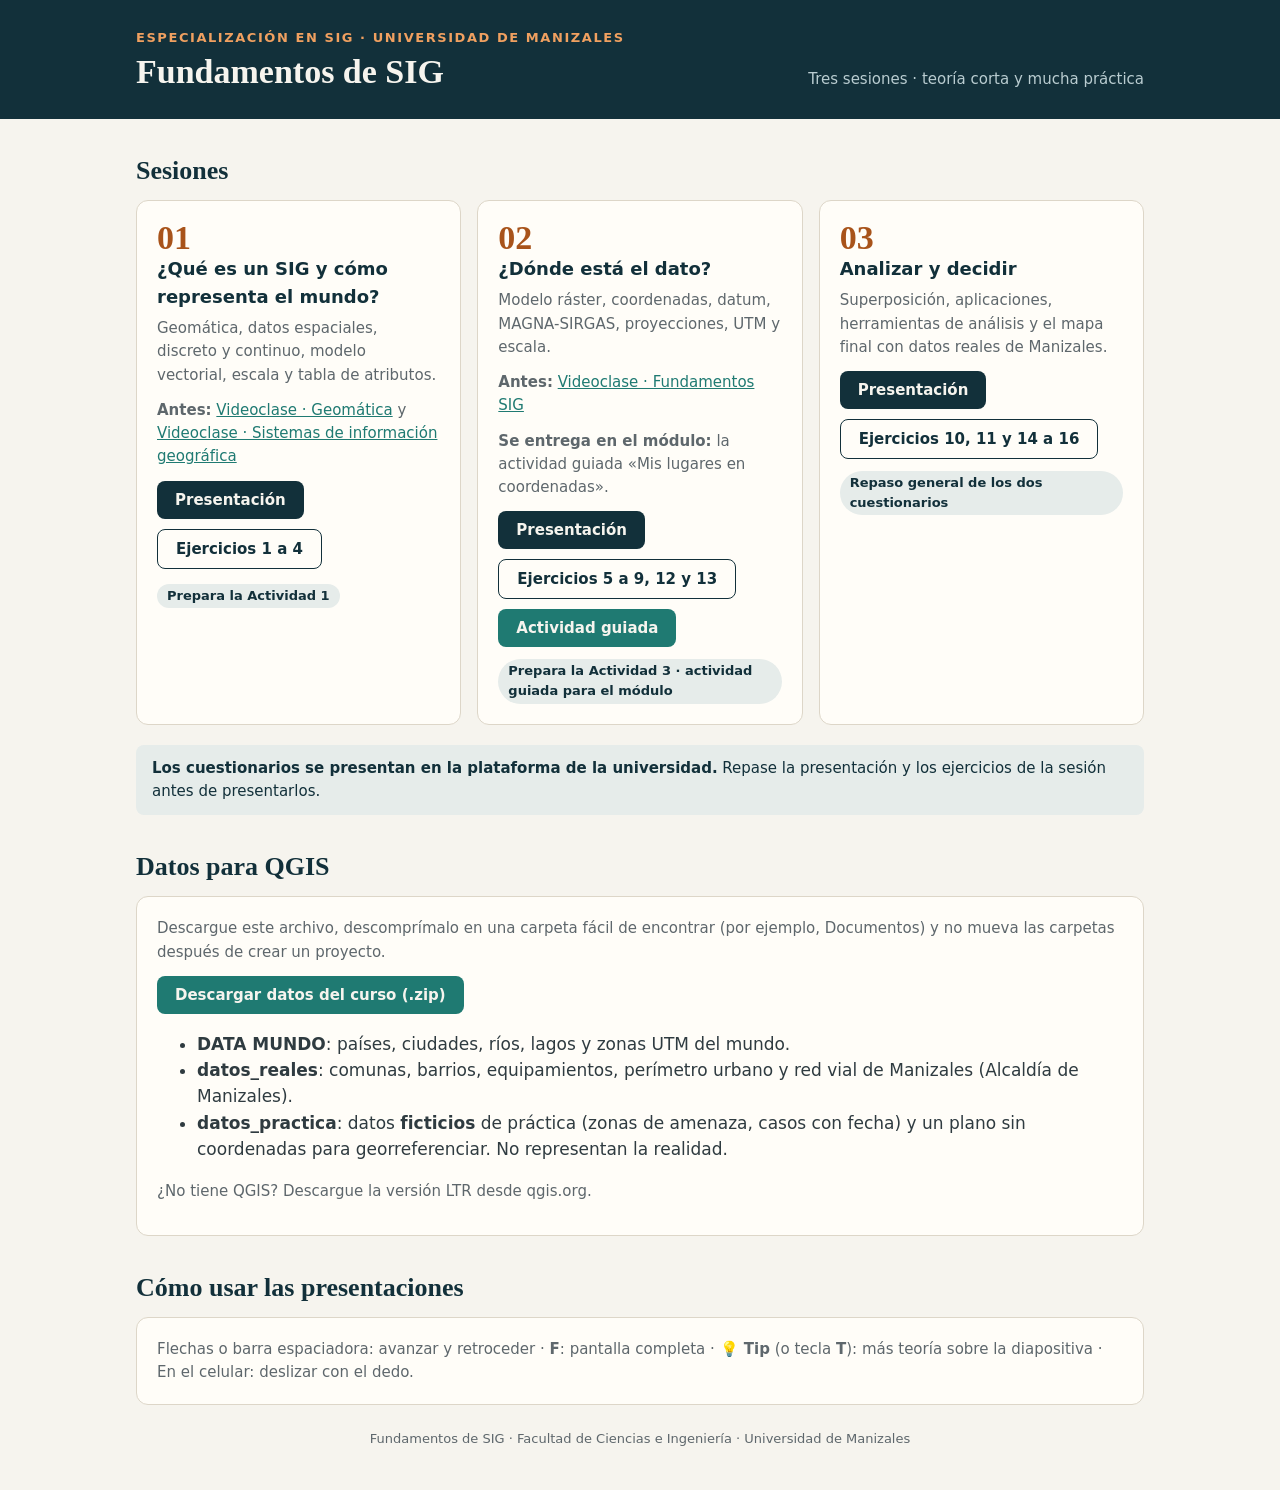
<file: index.html>
<!doctype html>
<html lang="es">
<head>
<meta charset="utf-8">
<meta name="viewport" content="width=device-width, initial-scale=1">
<title>Fundamentos de SIG</title>
<link rel="stylesheet" href="css/estilo.css">
</head>
<body>
<header class="encabezado">
  <div class="contenedor">
    <div>
      <p>Especialización en SIG · Universidad de Manizales</p>
      <h1>Fundamentos de SIG</h1>
    </div>
    <div class="sub">Tres sesiones · teoría corta y mucha práctica</div>
  </div>
</header>

<main class="contenedor">
  <h2>Sesiones</h2>
  <div class="rejilla">
    <div class="tarjeta">
      <div class="num">01</div>
      <h3>¿Qué es un SIG y cómo representa el mundo?</h3>
      <p>Geomática, datos espaciales, discreto y continuo, modelo vectorial, escala y tabla de atributos.</p>
      <p><b>Antes:</b> <a href="https://www.youtube.com/watch?v=fidkWtmoAvE" target="_blank" rel="noopener">Videoclase · Geomática</a> y <a href="https://www.youtube.com/watch?v=lgX9wYUho8Y" target="_blank" rel="noopener">Videoclase · Sistemas de información geográfica</a></p>
      <div class="fila-acciones">
        <a class="boton" href="presentaciones/sesion1.html">Presentación</a>
        <a class="boton secundario" href="ejercicios.html#s1">Ejercicios 1 a 4</a>
      </div>
      <span class="pill">Prepara la Actividad 1</span>
    </div>
    <div class="tarjeta">
      <div class="num">02</div>
      <h3>¿Dónde está el dato?</h3>
      <p>Modelo ráster, coordenadas, datum, MAGNA-SIRGAS, proyecciones, UTM y escala.</p>
      <p><b>Antes:</b> <a href="https://www.youtube.com/watch?v=M_7DOtVyQLs" target="_blank" rel="noopener">Videoclase · Fundamentos SIG</a></p>
      <p><b>Se entrega en el módulo:</b> la actividad guiada «Mis lugares en coordenadas».</p>
      <div class="fila-acciones">
        <a class="boton" href="presentaciones/sesion2.html">Presentación</a>
        <a class="boton secundario" href="ejercicios.html#s2">Ejercicios 5 a 9, 12 y 13</a>
        <a class="boton verde" href="actividad.html">Actividad guiada</a>
      </div>
      <span class="pill">Prepara la Actividad 3 · actividad guiada para el módulo</span>
    </div>
    <div class="tarjeta">
      <div class="num">03</div>
      <h3>Analizar y decidir</h3>
      <p>Superposición, aplicaciones, herramientas de análisis y el mapa final con datos reales de Manizales.</p>
      <div class="fila-acciones">
        <a class="boton" href="presentaciones/sesion3.html">Presentación</a>
        <a class="boton secundario" href="ejercicios.html#s3">Ejercicios 10, 11 y 14 a 16</a>
      </div>
      <span class="pill">Repaso general de los dos cuestionarios</span>
    </div>
  </div>

  <div class="aviso info" style="margin-top:20px">
    <b>Los cuestionarios se presentan en la plataforma de la universidad.</b> Repase la presentación y los ejercicios de la sesión antes de presentarlos.
  </div>

  <h2 id="datos">Datos para QGIS</h2>
  <div class="tarjeta">
    <p style="margin-top:0">Descargue este archivo, descomprímalo en una carpeta fácil de encontrar (por ejemplo, Documentos) y no mueva las carpetas después de crear un proyecto.</p>
    <div class="fila-acciones"><a class="boton verde" href="descargas/datos_curso.zip" download>Descargar datos del curso (.zip)</a></div>
    <ul>
      <li><b>DATA MUNDO</b>: países, ciudades, ríos, lagos y zonas UTM del mundo.</li>
      <li><b>datos_reales</b>: comunas, barrios, equipamientos, perímetro urbano y red vial de Manizales (Alcaldía de Manizales).</li>
      <li><b>datos_practica</b>: datos <b>ficticios</b> de práctica (zonas de amenaza, casos con fecha) y un plano sin coordenadas para georreferenciar. No representan la realidad.</li>
    </ul>
    <p class="estado">¿No tiene QGIS? Descargue la versión LTR desde qgis.org.</p>
  </div>

  <h2>Cómo usar las presentaciones</h2>
  <div class="tarjeta">
    <p style="margin:0">Flechas o barra espaciadora: avanzar y retroceder · <b>F</b>: pantalla completa · <b>💡 Tip</b> (o tecla <b>T</b>): más teoría sobre la diapositiva · En el celular: deslizar con el dedo.</p>
  </div>
</main>

<footer>Fundamentos de SIG · Facultad de Ciencias e Ingeniería · Universidad de Manizales</footer>
</body>
</html>
</file>
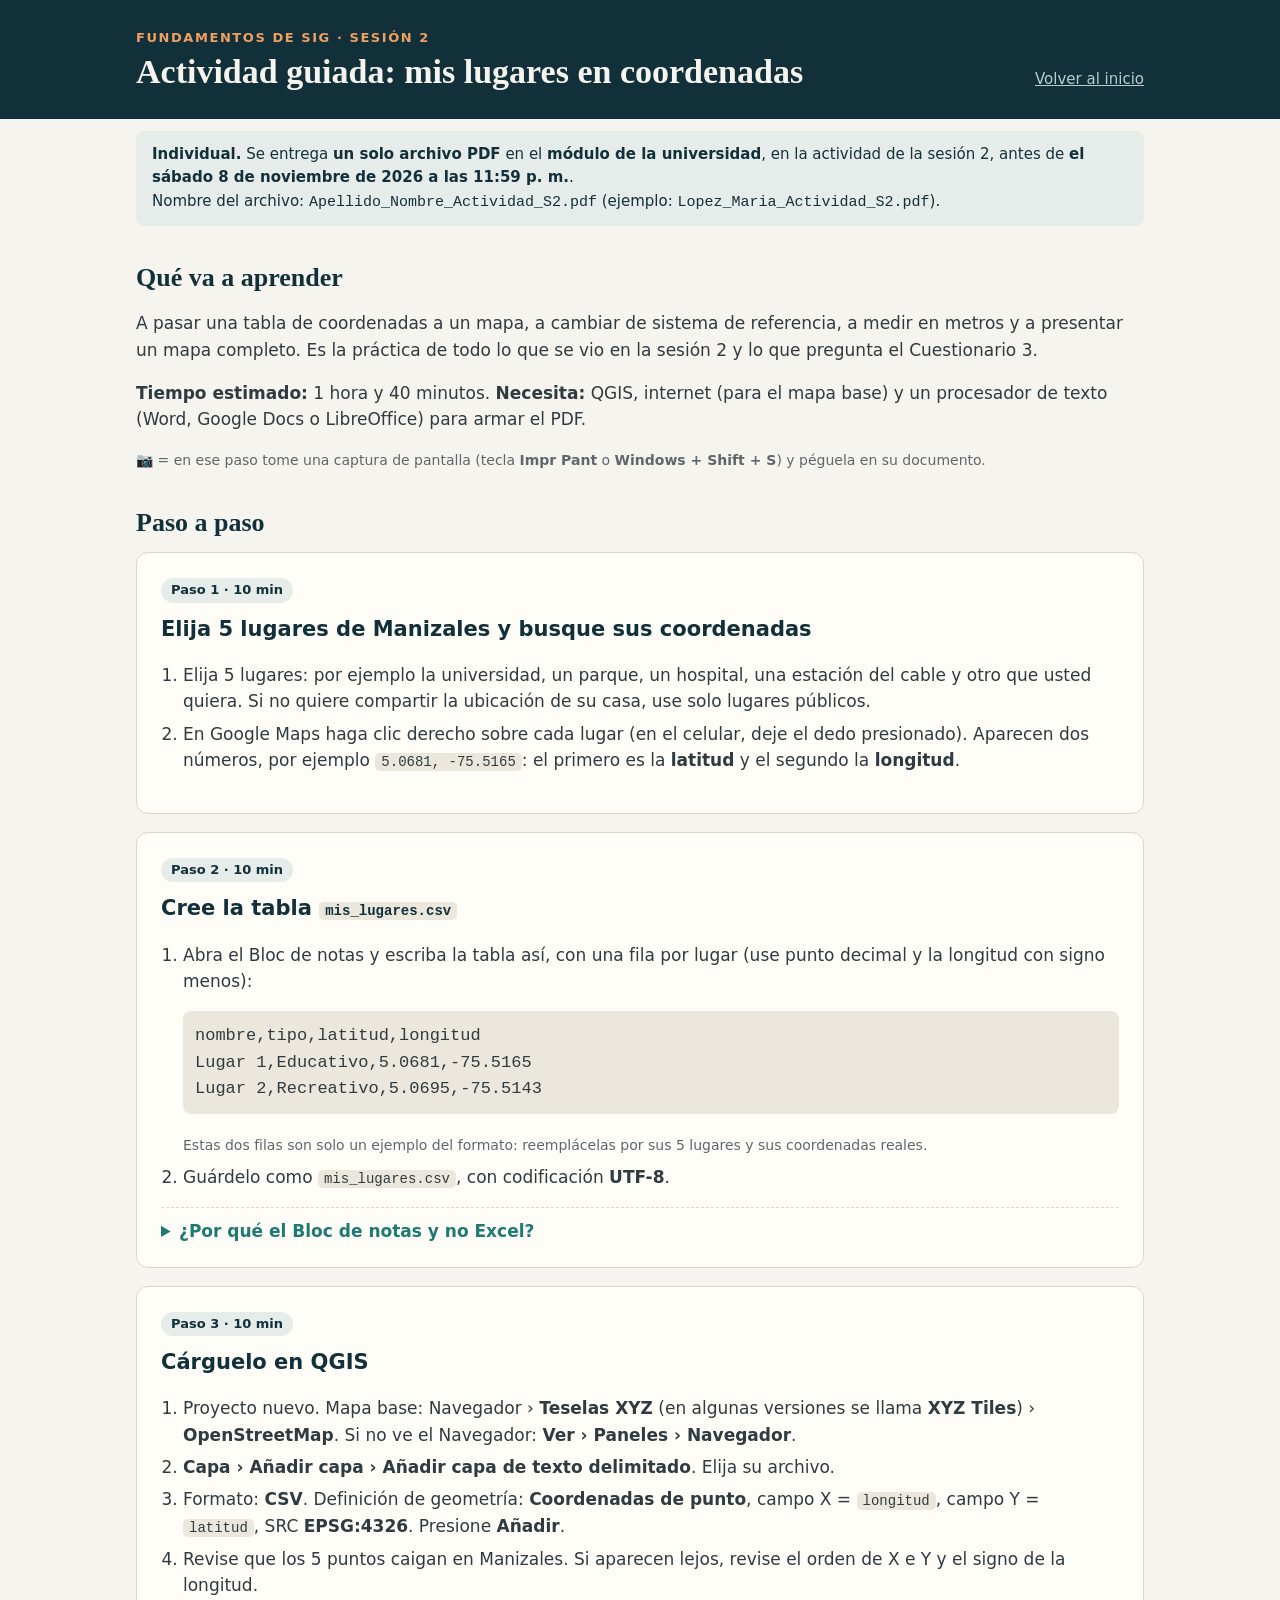
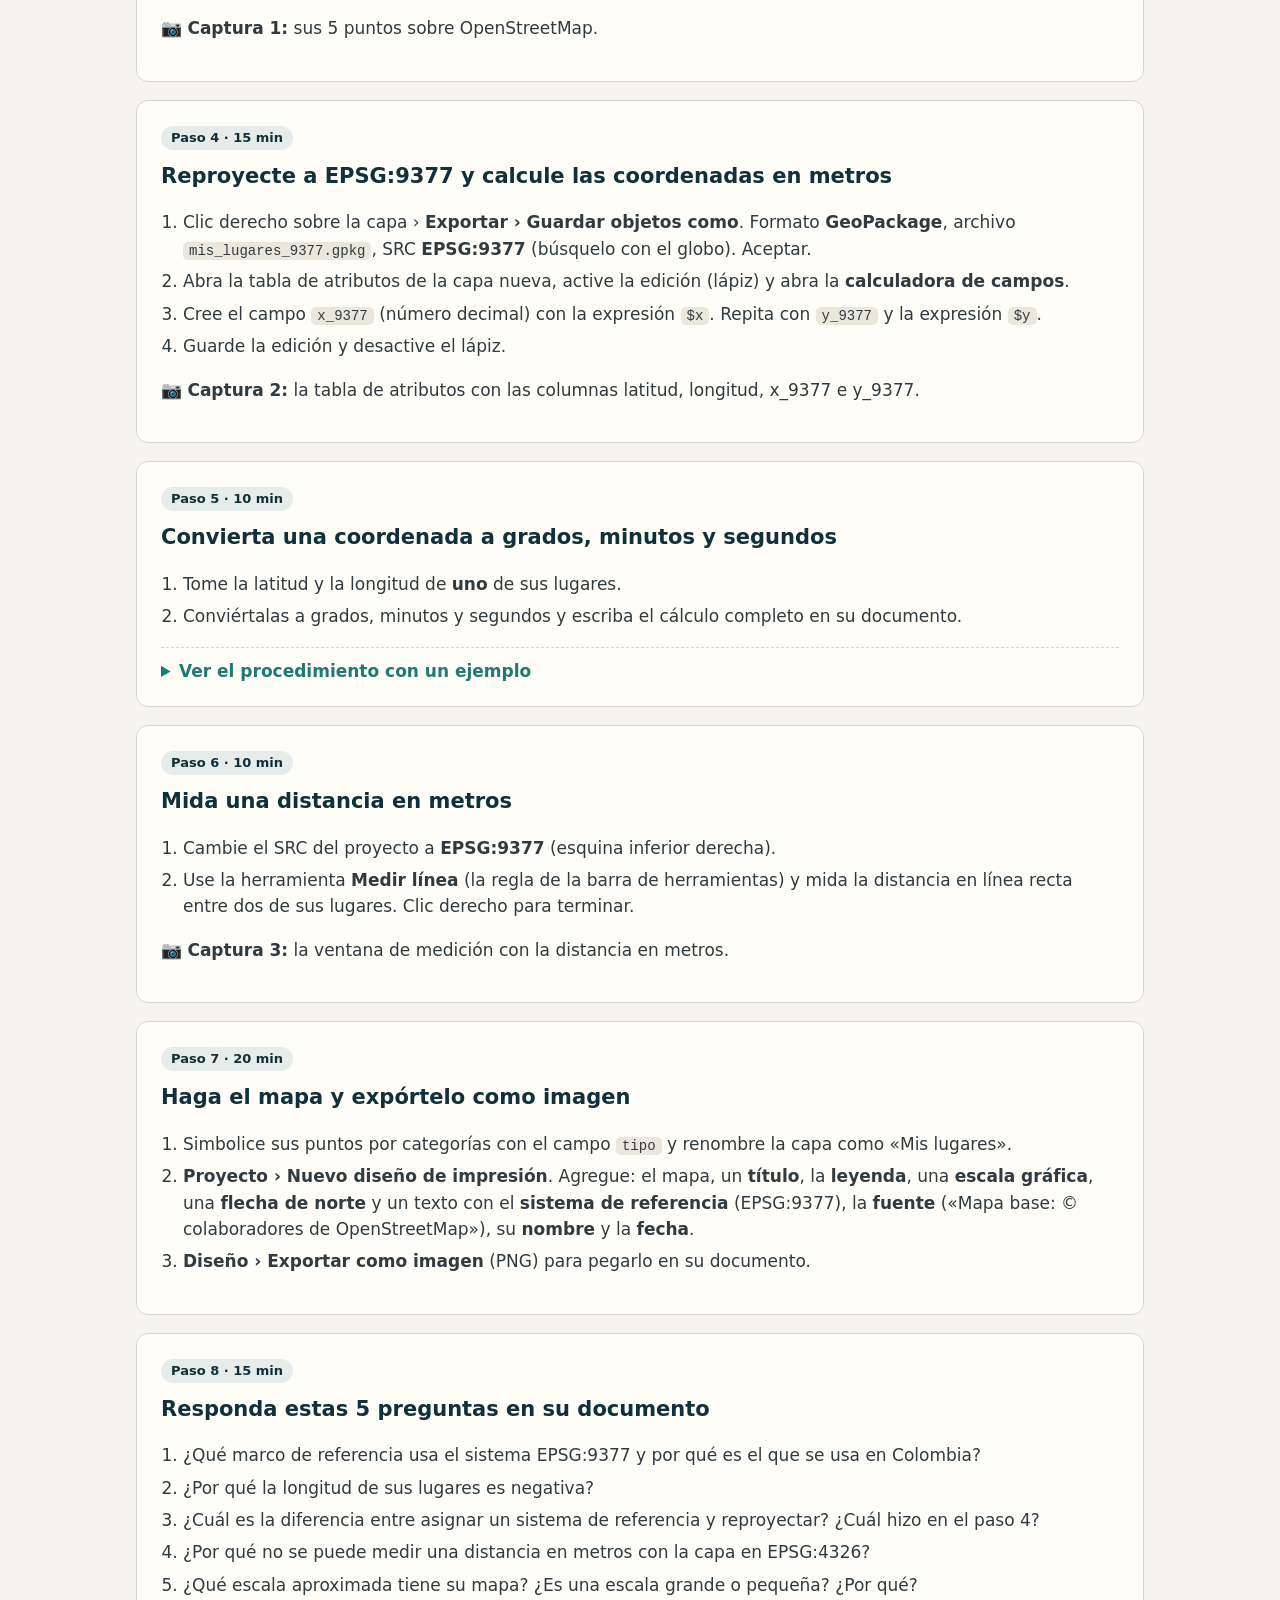
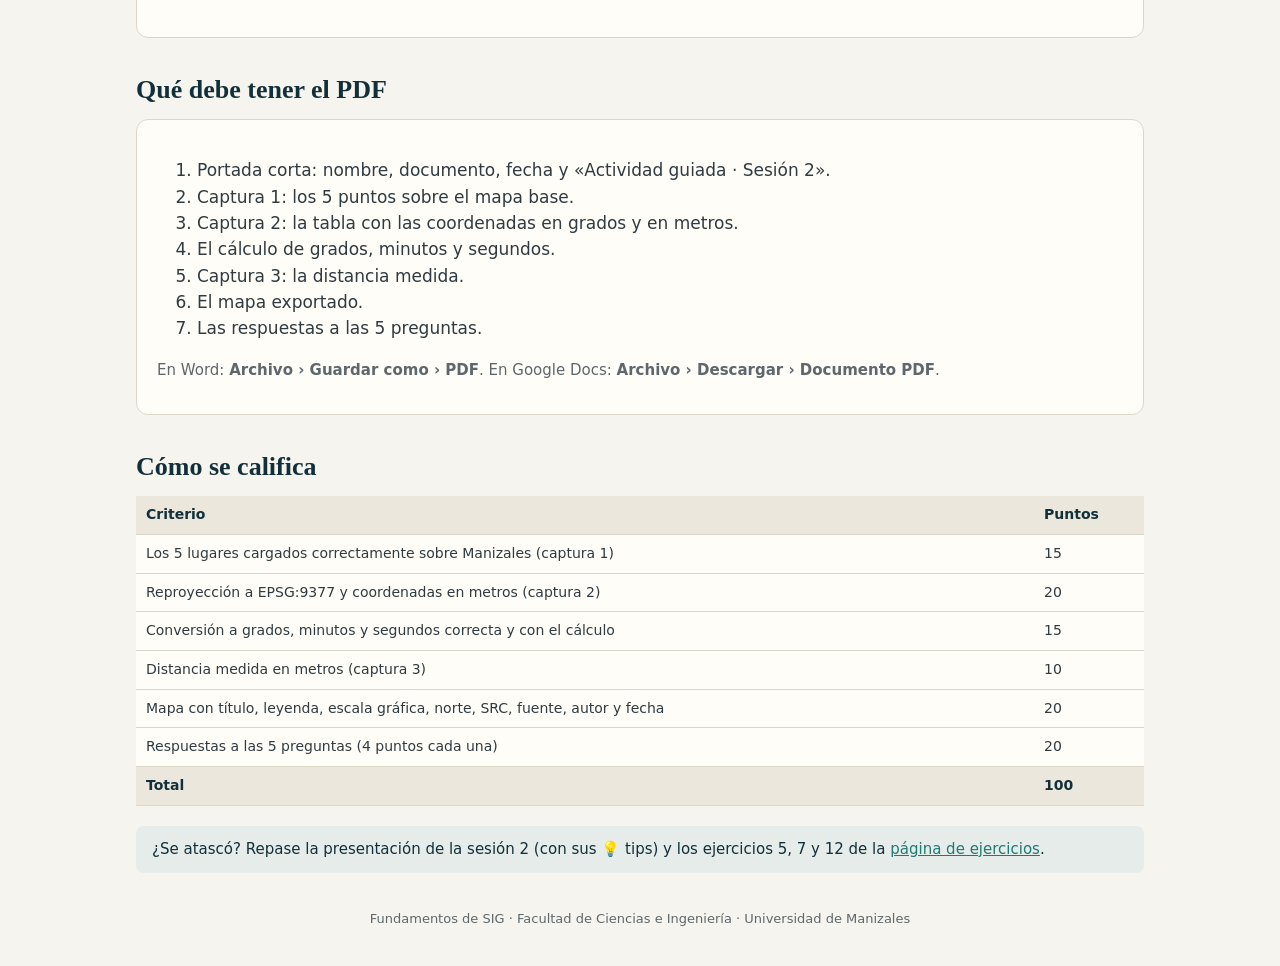
<file: actividad.html>
<!doctype html>
<html lang="es">
<head>
<meta charset="utf-8">
<meta name="viewport" content="width=device-width, initial-scale=1">
<title>Actividad guiada · Sesión 2 · Fundamentos de SIG</title>
<link rel="stylesheet" href="css/estilo.css">
</head>
<body>
<header class="encabezado">
  <div class="contenedor">
    <div>
      <p>Fundamentos de SIG · Sesión 2</p>
      <h1>Actividad guiada: mis lugares en coordenadas</h1>
    </div>
    <div class="sub"><a href="index.html" style="color:#b9ccd0">Volver al inicio</a></div>
  </div>
</header>

<main class="contenedor">
  <div class="aviso info">
    <b>Individual.</b> Se entrega <b>un solo archivo PDF</b> en el <b>módulo de la universidad</b>, en la actividad de la sesión 2, antes de <b>el sábado 8 de noviembre de 2026 a las 11:59 p. m.</b>.<br>
    Nombre del archivo: <code>Apellido_Nombre_Actividad_S2.pdf</code> (ejemplo: <code>Lopez_Maria_Actividad_S2.pdf</code>).
  </div>

  <h2>Qué va a aprender</h2>
  <p>A pasar una tabla de coordenadas a un mapa, a cambiar de sistema de referencia, a medir en metros y a presentar un mapa completo. Es la práctica de todo lo que se vio en la sesión 2 y lo que pregunta el Cuestionario 3.</p>
  <p><b>Tiempo estimado:</b> 1 hora y 40 minutos. <b>Necesita:</b> QGIS, internet (para el mapa base) y un procesador de texto (Word, Google Docs o LibreOffice) para armar el PDF.</p>
  <p class="estado">📷 = en ese paso tome una captura de pantalla (tecla <b>Impr Pant</b> o <b>Windows + Shift + S</b>) y péguela en su documento.</p>

  <h2>Paso a paso</h2>

  <article class="ejercicio">
    <span class="pill">Paso 1 · 10 min</span>
    <h3>Elija 5 lugares de Manizales y busque sus coordenadas</h3>
    <ol>
      <li>Elija 5 lugares: por ejemplo la universidad, un parque, un hospital, una estación del cable y otro que usted quiera. Si no quiere compartir la ubicación de su casa, use solo lugares públicos.</li>
      <li>En Google Maps haga clic derecho sobre cada lugar (en el celular, deje el dedo presionado). Aparecen dos números, por ejemplo <code>5.0681, -75.5165</code>: el primero es la <b>latitud</b> y el segundo la <b>longitud</b>.</li>
    </ol>
  </article>

  <article class="ejercicio">
    <span class="pill">Paso 2 · 10 min</span>
    <h3>Cree la tabla <code>mis_lugares.csv</code></h3>
    <ol>
      <li>Abra el Bloc de notas y escriba la tabla así, con una fila por lugar (use punto decimal y la longitud con signo menos):
        <pre style="background:#ece7dc;padding:12px;border-radius:8px;overflow-x:auto">nombre,tipo,latitud,longitud
Lugar 1,Educativo,5.0681,-75.5165
Lugar 2,Recreativo,5.0695,-75.5143</pre>
        <span class="estado">Estas dos filas son solo un ejemplo del formato: reemplácelas por sus 5 lugares y sus coordenadas reales.</span></li>
      <li>Guárdelo como <code>mis_lugares.csv</code>, con codificación <b>UTF-8</b>.</li>
    </ol>
    <details><summary>¿Por qué el Bloc de notas y no Excel?</summary>
      <p>Excel en español suele guardar los CSV con punto y coma y comas decimales, y QGIS los lee mal. Si usa Excel, revise que el archivo final tenga comas entre columnas y puntos en los decimales.</p>
    </details>
  </article>

  <article class="ejercicio">
    <span class="pill">Paso 3 · 10 min</span>
    <h3>Cárguelo en QGIS</h3>
    <ol>
      <li>Proyecto nuevo. Mapa base: Navegador › <b>Teselas XYZ</b> (en algunas versiones se llama <b>XYZ Tiles</b>) › <b>OpenStreetMap</b>. Si no ve el Navegador: <b>Ver › Paneles › Navegador</b>.</li>
      <li><b>Capa › Añadir capa › Añadir capa de texto delimitado</b>. Elija su archivo.</li>
      <li>Formato: <b>CSV</b>. Definición de geometría: <b>Coordenadas de punto</b>, campo X = <code>longitud</code>, campo Y = <code>latitud</code>, SRC <b>EPSG:4326</b>. Presione <b>Añadir</b>.</li>
      <li>Revise que los 5 puntos caigan en Manizales. Si aparecen lejos, revise el orden de X e Y y el signo de la longitud.</li>
    </ol>
    <p>📷 <b>Captura 1:</b> sus 5 puntos sobre OpenStreetMap.</p>
  </article>

  <article class="ejercicio">
    <span class="pill">Paso 4 · 15 min</span>
    <h3>Reproyecte a EPSG:9377 y calcule las coordenadas en metros</h3>
    <ol>
      <li>Clic derecho sobre la capa › <b>Exportar › Guardar objetos como</b>. Formato <b>GeoPackage</b>, archivo <code>mis_lugares_9377.gpkg</code>, SRC <b>EPSG:9377</b> (búsquelo con el globo). Aceptar.</li>
      <li>Abra la tabla de atributos de la capa nueva, active la edición (lápiz) y abra la <b>calculadora de campos</b>.</li>
      <li>Cree el campo <code>x_9377</code> (número decimal) con la expresión <code>$x</code>. Repita con <code>y_9377</code> y la expresión <code>$y</code>.</li>
      <li>Guarde la edición y desactive el lápiz.</li>
    </ol>
    <p>📷 <b>Captura 2:</b> la tabla de atributos con las columnas latitud, longitud, x_9377 e y_9377.</p>
  </article>

  <article class="ejercicio">
    <span class="pill">Paso 5 · 10 min</span>
    <h3>Convierta una coordenada a grados, minutos y segundos</h3>
    <ol>
      <li>Tome la latitud y la longitud de <b>uno</b> de sus lugares.</li>
      <li>Conviértalas a grados, minutos y segundos y escriba el cálculo completo en su documento.</li>
    </ol>
    <details><summary>Ver el procedimiento con un ejemplo</summary>
      <p>Longitud −75,5165: los grados son 75. La parte decimal 0,5165 × 60 = 30,99 → 30 minutos. Lo que sobra, 0,99 × 60 = 59,4 → 59,4 segundos. Resultado: <b>75° 30′ 59,4″ O</b> (oeste, porque era negativa).</p>
    </details>
  </article>

  <article class="ejercicio">
    <span class="pill">Paso 6 · 10 min</span>
    <h3>Mida una distancia en metros</h3>
    <ol>
      <li>Cambie el SRC del proyecto a <b>EPSG:9377</b> (esquina inferior derecha).</li>
      <li>Use la herramienta <b>Medir línea</b> (la regla de la barra de herramientas) y mida la distancia en línea recta entre dos de sus lugares. Clic derecho para terminar.</li>
    </ol>
    <p>📷 <b>Captura 3:</b> la ventana de medición con la distancia en metros.</p>
  </article>

  <article class="ejercicio">
    <span class="pill">Paso 7 · 20 min</span>
    <h3>Haga el mapa y expórtelo como imagen</h3>
    <ol>
      <li>Simbolice sus puntos por categorías con el campo <code>tipo</code> y renombre la capa como «Mis lugares».</li>
      <li><b>Proyecto › Nuevo diseño de impresión</b>. Agregue: el mapa, un <b>título</b>, la <b>leyenda</b>, una <b>escala gráfica</b>, una <b>flecha de norte</b> y un texto con el <b>sistema de referencia</b> (EPSG:9377), la <b>fuente</b> («Mapa base: © colaboradores de OpenStreetMap»), su <b>nombre</b> y la <b>fecha</b>.</li>
      <li><b>Diseño › Exportar como imagen</b> (PNG) para pegarlo en su documento.</li>
    </ol>
  </article>

  <article class="ejercicio">
    <span class="pill">Paso 8 · 15 min</span>
    <h3>Responda estas 5 preguntas en su documento</h3>
    <ol>
      <li>¿Qué marco de referencia usa el sistema EPSG:9377 y por qué es el que se usa en Colombia?</li>
      <li>¿Por qué la longitud de sus lugares es negativa?</li>
      <li>¿Cuál es la diferencia entre asignar un sistema de referencia y reproyectar? ¿Cuál hizo en el paso 4?</li>
      <li>¿Por qué no se puede medir una distancia en metros con la capa en EPSG:4326?</li>
      <li>¿Qué escala aproximada tiene su mapa? ¿Es una escala grande o pequeña? ¿Por qué?</li>
    </ol>
  </article>

  <h2>Qué debe tener el PDF</h2>
  <div class="tarjeta">
    <ol>
      <li>Portada corta: nombre, documento, fecha y «Actividad guiada · Sesión 2».</li>
      <li>Captura 1: los 5 puntos sobre el mapa base.</li>
      <li>Captura 2: la tabla con las coordenadas en grados y en metros.</li>
      <li>El cálculo de grados, minutos y segundos.</li>
      <li>Captura 3: la distancia medida.</li>
      <li>El mapa exportado.</li>
      <li>Las respuestas a las 5 preguntas.</li>
    </ol>
    <p class="estado">En Word: <b>Archivo › Guardar como › PDF</b>. En Google Docs: <b>Archivo › Descargar › Documento PDF</b>.</p>
  </div>

  <h2>Cómo se califica</h2>
  <div class="tabla-scroll">
    <table class="datos">
      <tr><th>Criterio</th><th style="width:110px">Puntos</th></tr>
      <tr><td>Los 5 lugares cargados correctamente sobre Manizales (captura 1)</td><td>15</td></tr>
      <tr><td>Reproyección a EPSG:9377 y coordenadas en metros (captura 2)</td><td>20</td></tr>
      <tr><td>Conversión a grados, minutos y segundos correcta y con el cálculo</td><td>15</td></tr>
      <tr><td>Distancia medida en metros (captura 3)</td><td>10</td></tr>
      <tr><td>Mapa con título, leyenda, escala gráfica, norte, SRC, fuente, autor y fecha</td><td>20</td></tr>
      <tr><td>Respuestas a las 5 preguntas (4 puntos cada una)</td><td>20</td></tr>
      <tr><th>Total</th><th>100</th></tr>
    </table>
  </div>

  <div class="aviso info" style="margin-top:20px">¿Se atascó? Repase la presentación de la sesión 2 (con sus 💡 tips) y los ejercicios 5, 7 y 12 de la <a href="ejercicios.html#s2">página de ejercicios</a>.</div>
</main>

<footer>Fundamentos de SIG · Facultad de Ciencias e Ingeniería · Universidad de Manizales</footer>
</body>
</html>
</file>
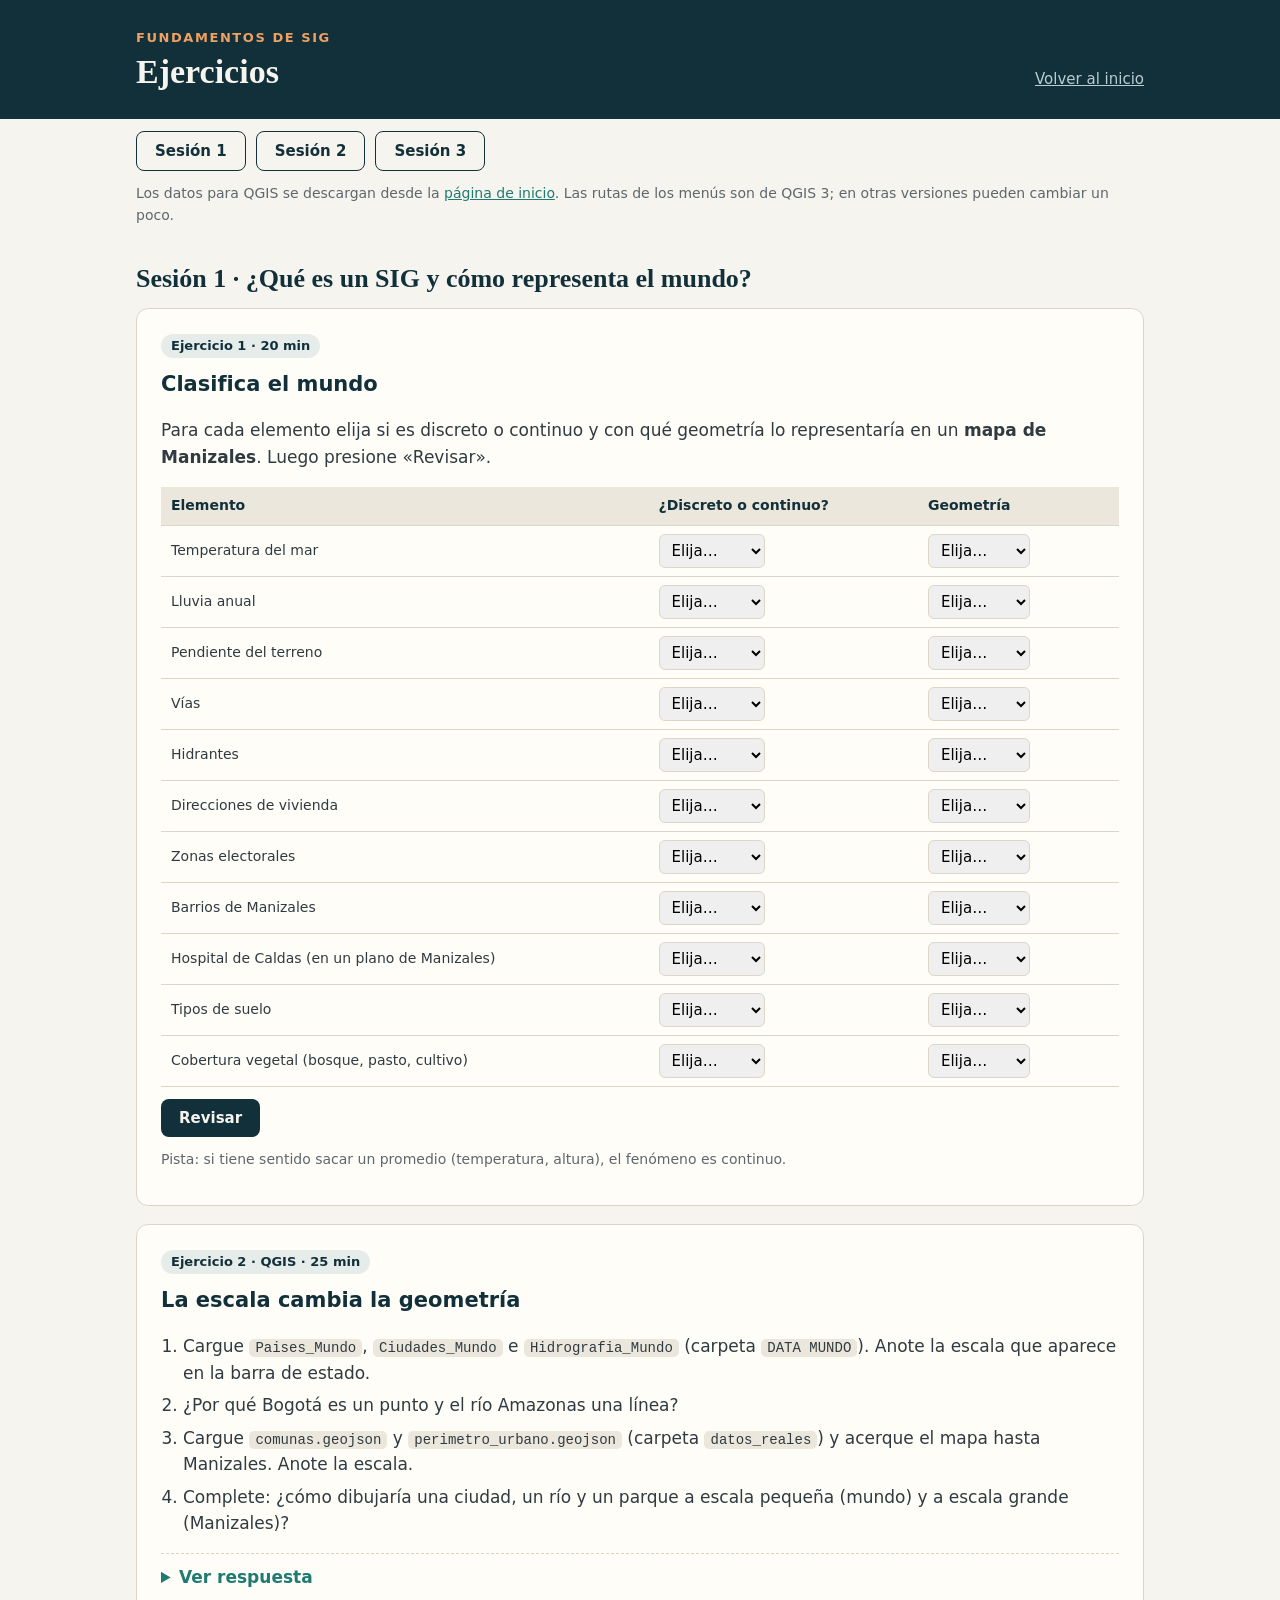
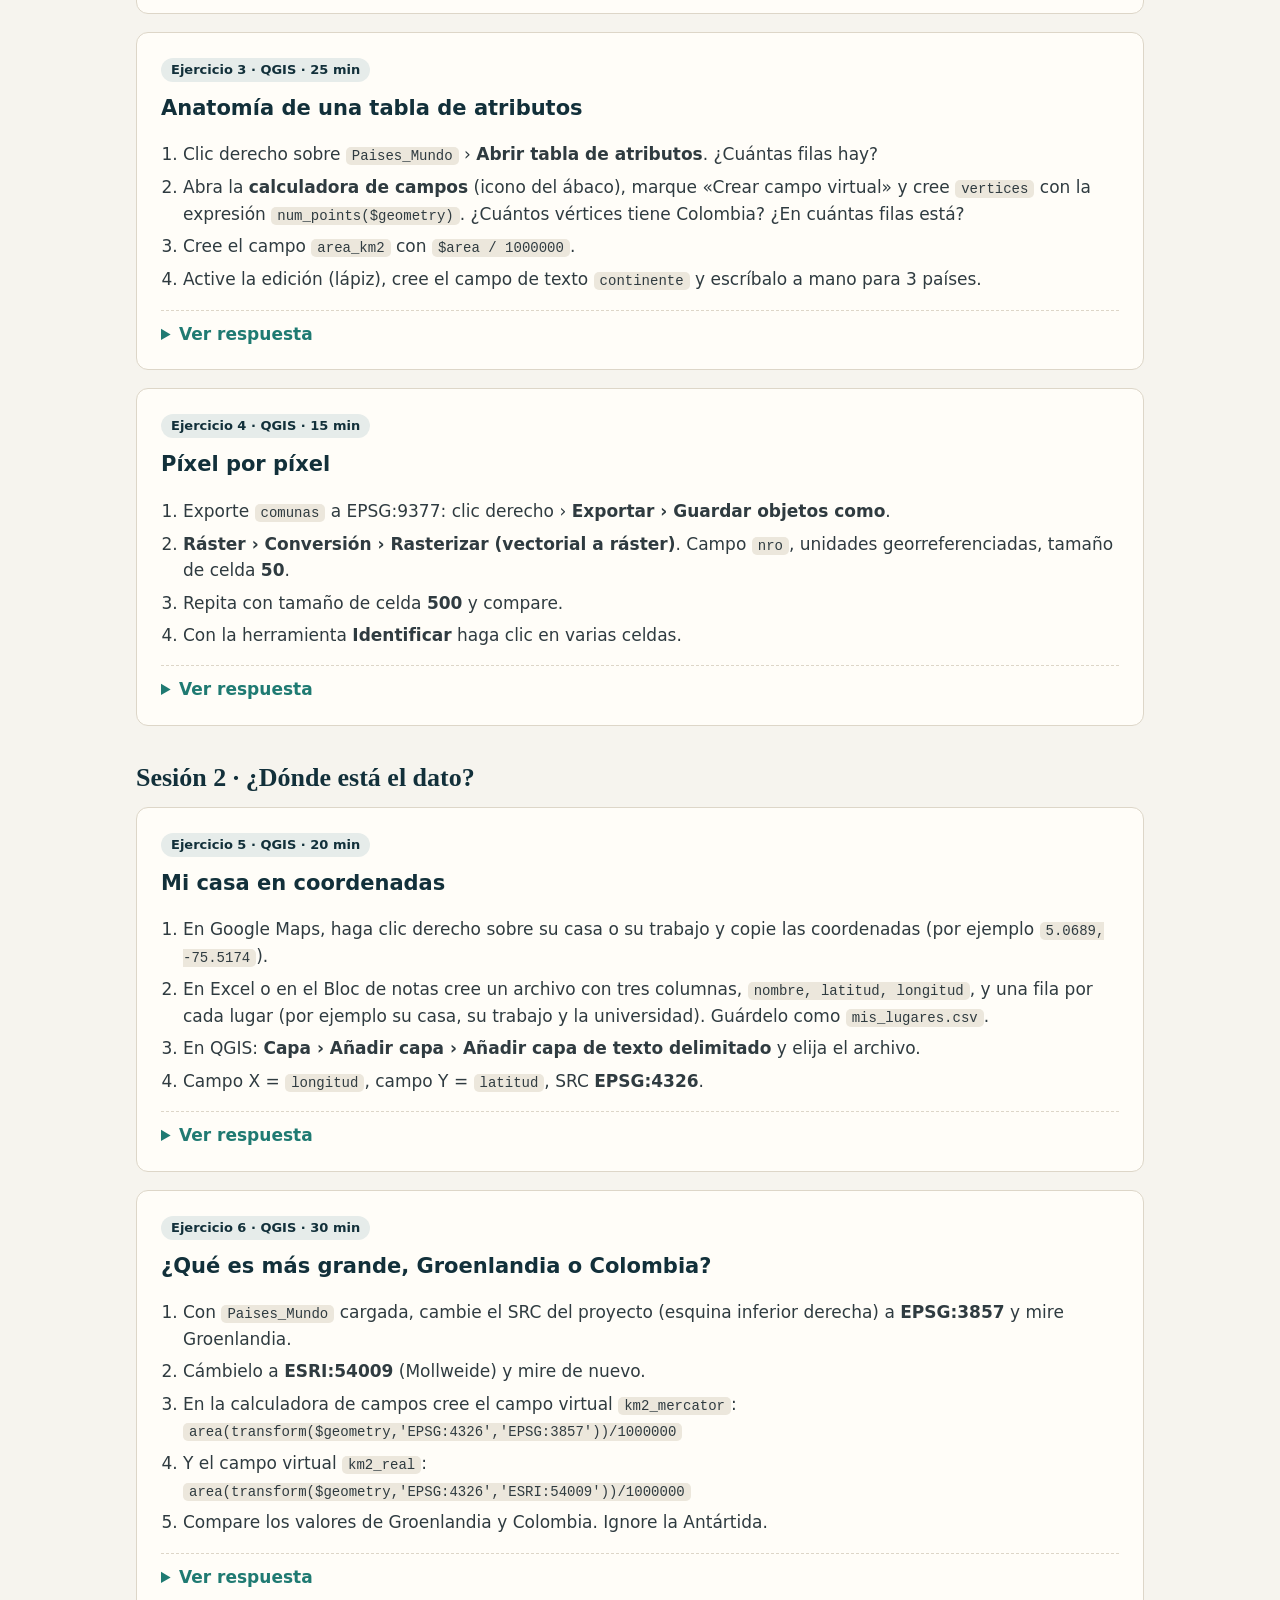
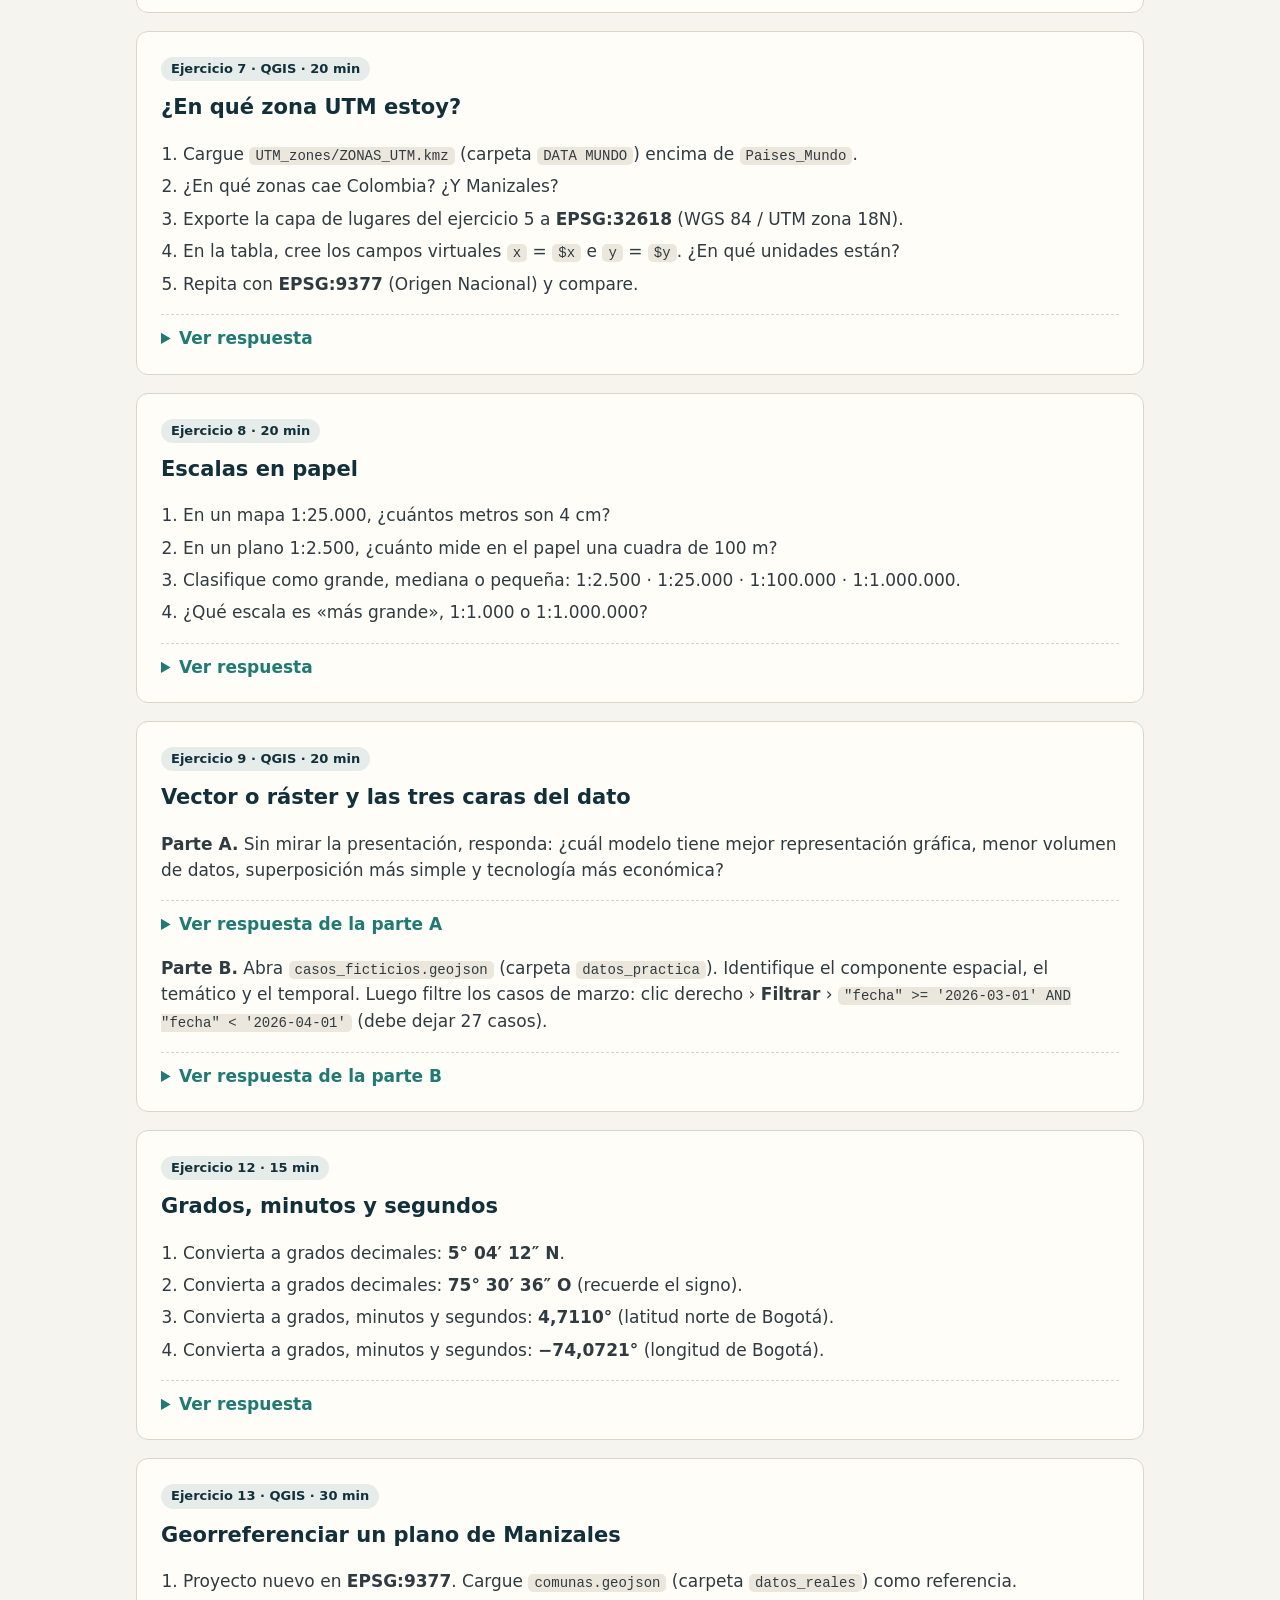
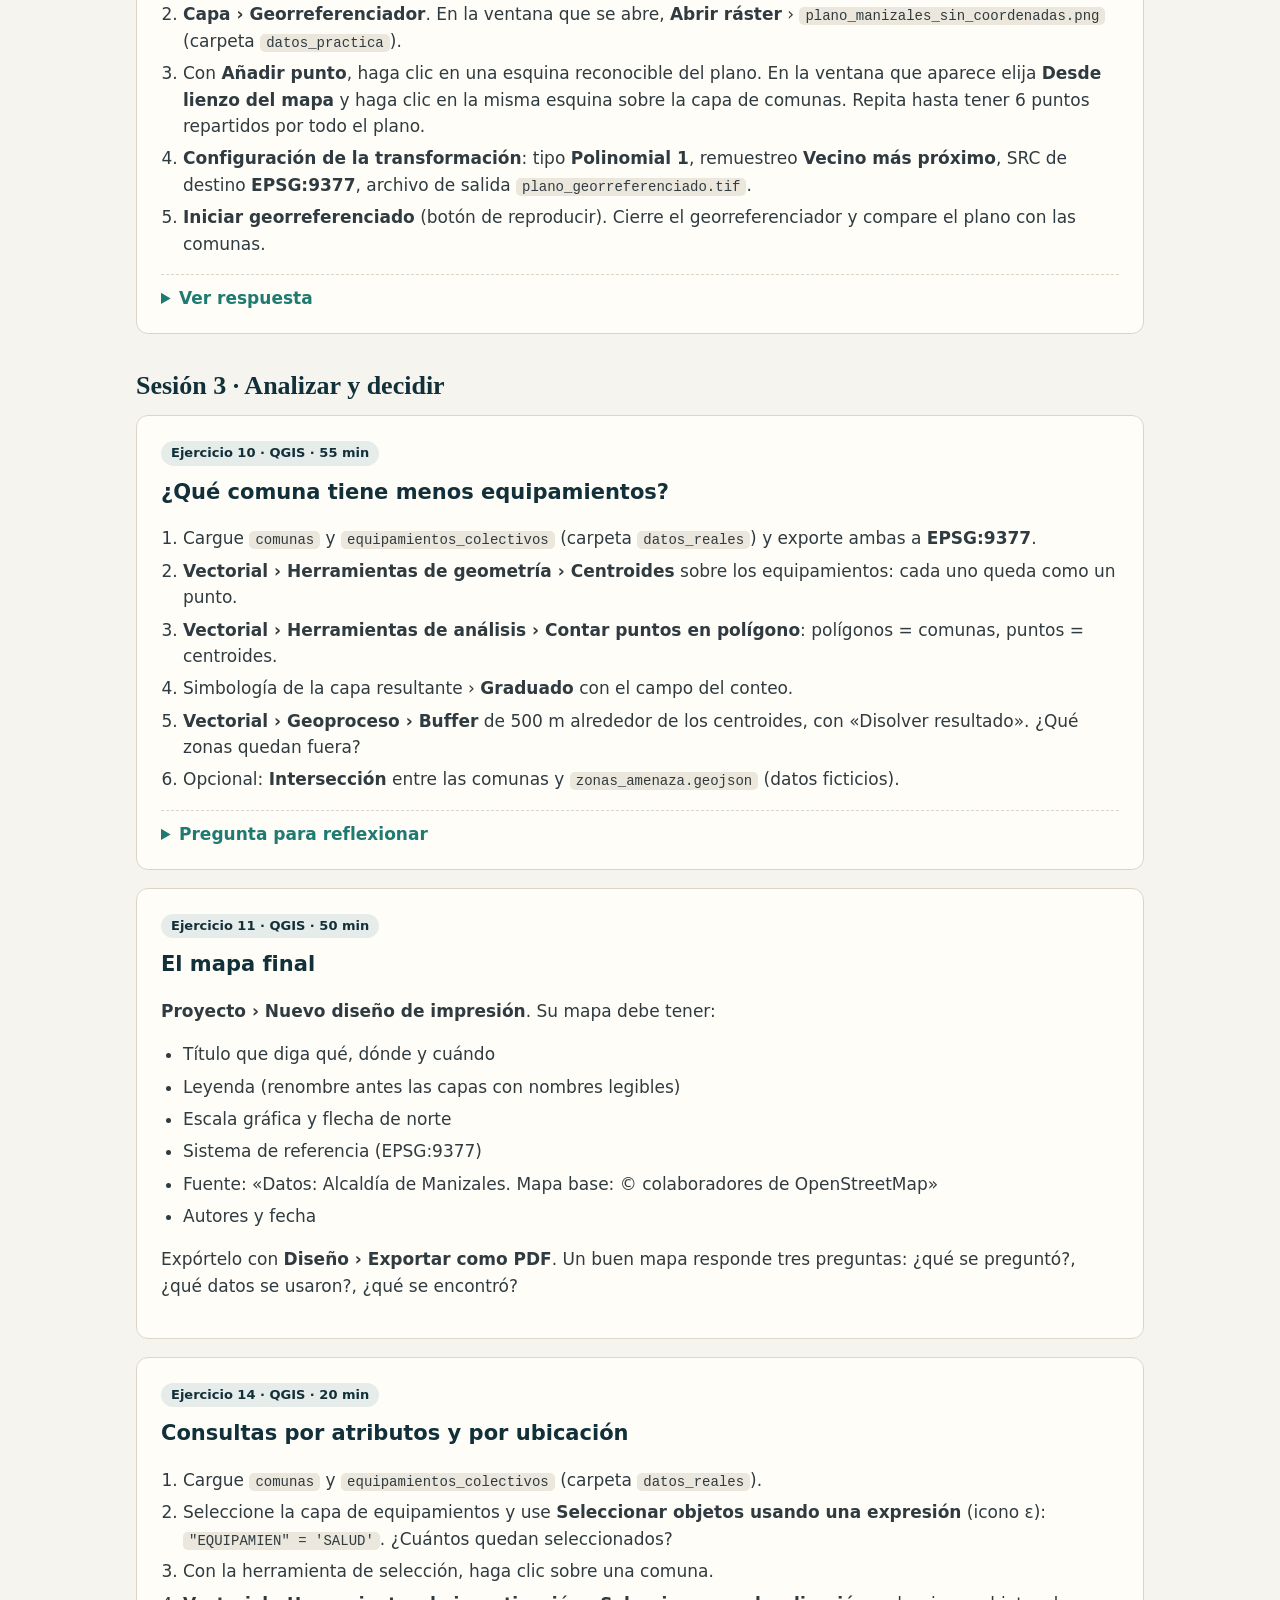
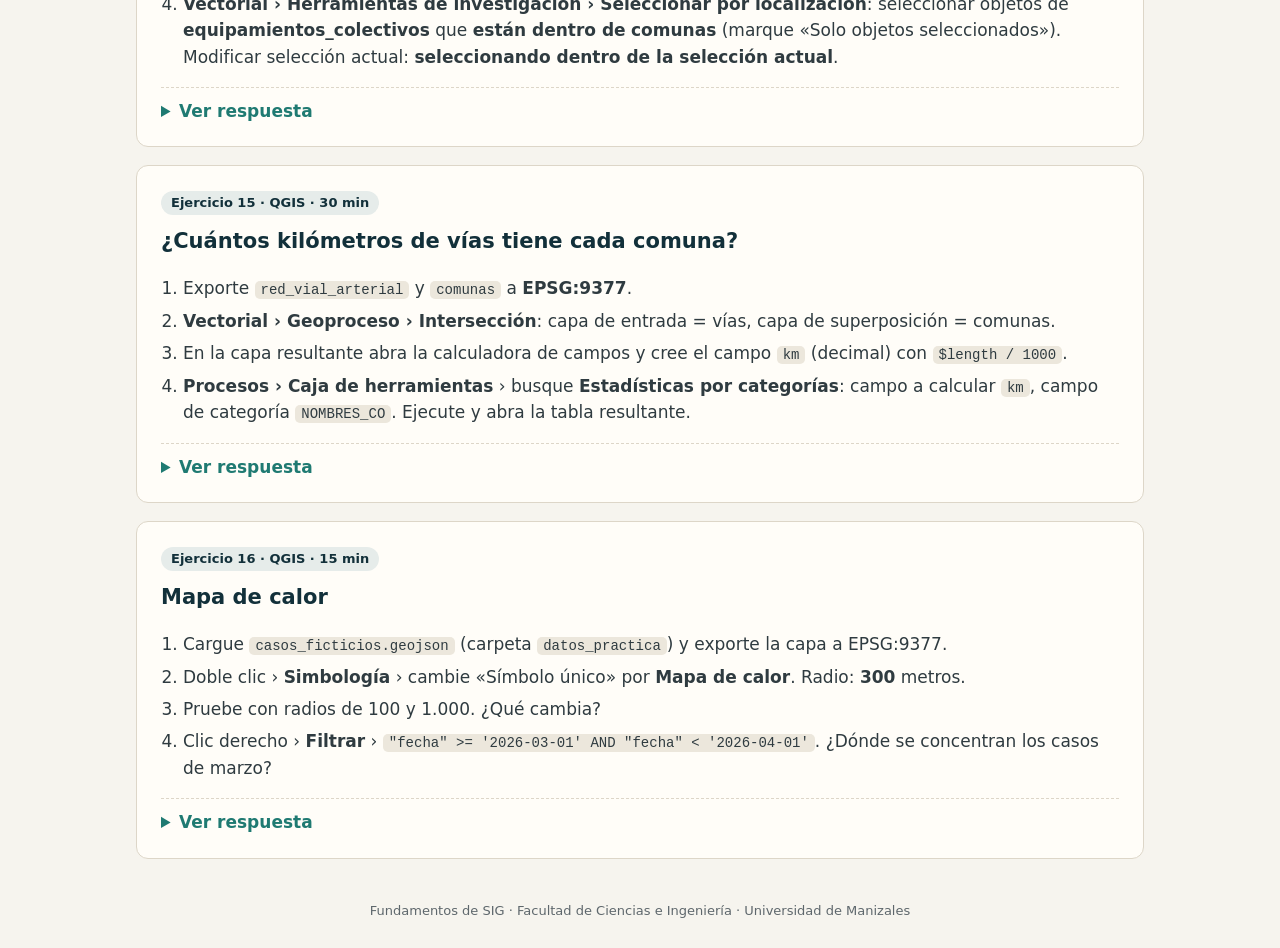
<file: ejercicios.html>
<!doctype html>
<html lang="es">
<head>
<meta charset="utf-8">
<meta name="viewport" content="width=device-width, initial-scale=1">
<title>Ejercicios · Fundamentos de SIG</title>
<link rel="stylesheet" href="css/estilo.css">
</head>
<body>
<header class="encabezado">
  <div class="contenedor">
    <div>
      <p>Fundamentos de SIG</p>
      <h1>Ejercicios</h1>
    </div>
    <div class="sub"><a href="index.html" style="color:#b9ccd0">Volver al inicio</a></div>
  </div>
</header>

<main class="contenedor">
  <nav class="fila-acciones">
    <a class="boton secundario" href="#s1">Sesión 1</a>
    <a class="boton secundario" href="#s2">Sesión 2</a>
    <a class="boton secundario" href="#s3">Sesión 3</a>
  </nav>
  <p class="estado">Los datos para QGIS se descargan desde la <a href="index.html#datos">página de inicio</a>. Las rutas de los menús son de QGIS 3; en otras versiones pueden cambiar un poco.</p>

  <!-- ============================ SESIÓN 1 -->
  <h2 id="s1">Sesión 1 · ¿Qué es un SIG y cómo representa el mundo?</h2>

  <article class="ejercicio">
    <span class="pill">Ejercicio 1 · 20 min</span>
    <h3>Clasifica el mundo</h3>
    <p>Para cada elemento elija si es discreto o continuo y con qué geometría lo representaría en un <b>mapa de Manizales</b>. Luego presione «Revisar».</p>
    <div class="tabla-scroll">
      <table class="datos" id="tabla-clasifica"></table>
    </div>
    <div class="fila-acciones">
      <button class="boton" id="btn-revisar">Revisar</button>
      <span class="estado" id="res-clasifica"></span>
    </div>
    <p class="estado">Pista: si tiene sentido sacar un promedio (temperatura, altura), el fenómeno es continuo.</p>
  </article>

  <article class="ejercicio">
    <span class="pill">Ejercicio 2 · QGIS · 25 min</span>
    <h3>La escala cambia la geometría</h3>
    <ol>
      <li>Cargue <code>Paises_Mundo</code>, <code>Ciudades_Mundo</code> e <code>Hidrografia_Mundo</code> (carpeta <code>DATA MUNDO</code>). Anote la escala que aparece en la barra de estado.</li>
      <li>¿Por qué Bogotá es un punto y el río Amazonas una línea?</li>
      <li>Cargue <code>comunas.geojson</code> y <code>perimetro_urbano.geojson</code> (carpeta <code>datos_reales</code>) y acerque el mapa hasta Manizales. Anote la escala.</li>
      <li>Complete: ¿cómo dibujaría una ciudad, un río y un parque a escala pequeña (mundo) y a escala grande (Manizales)?</li>
    </ol>
    <details><summary>Ver respuesta</summary>
      <p>A escala pequeña: ciudad = punto, río = línea, parque = no aparece o es un punto. A escala grande: ciudad = polígono, río = polígono si se ve su ancho, parque = polígono. Por eso el río Sena en un plano 1:10.000 es un polígono y las vías nacionales en un mapa de Colombia son líneas.</p>
    </details>
  </article>

  <article class="ejercicio">
    <span class="pill">Ejercicio 3 · QGIS · 25 min</span>
    <h3>Anatomía de una tabla de atributos</h3>
    <ol>
      <li>Clic derecho sobre <code>Paises_Mundo</code> › <b>Abrir tabla de atributos</b>. ¿Cuántas filas hay?</li>
      <li>Abra la <b>calculadora de campos</b> (icono del ábaco), marque «Crear campo virtual» y cree <code>vertices</code> con la expresión <code>num_points($geometry)</code>. ¿Cuántos vértices tiene Colombia? ¿En cuántas filas está?</li>
      <li>Cree el campo <code>area_km2</code> con <code>$area / 1000000</code>.</li>
      <li>Active la edición (lápiz), cree el campo de texto <code>continente</code> y escríbalo a mano para 3 países.</li>
    </ol>
    <details><summary>Ver respuesta</summary>
      <p>Colombia tiene miles de vértices y ocupa <b>una sola fila</b>: cada fila es un objeto, no un vértice. El área es un atributo <b>generado automáticamente</b> desde la geometría; el continente es un atributo <b>definido por el usuario</b>. Un punto tiene 1 vértice, una línea 2 o más y un polígono 3 o más, cerrado.</p>
    </details>
  </article>

  <article class="ejercicio">
    <span class="pill">Ejercicio 4 · QGIS · 15 min</span>
    <h3>Píxel por píxel</h3>
    <ol>
      <li>Exporte <code>comunas</code> a EPSG:9377: clic derecho › <b>Exportar › Guardar objetos como</b>.</li>
      <li><b>Ráster › Conversión › Rasterizar (vectorial a ráster)</b>. Campo <code>nro</code>, unidades georreferenciadas, tamaño de celda <b>50</b>.</li>
      <li>Repita con tamaño de celda <b>500</b> y compare.</li>
      <li>Con la herramienta <b>Identificar</b> haga clic en varias celdas.</li>
    </ol>
    <details><summary>Ver respuesta</summary>
      <p>Cada celda tiene un valor (el número de la comuna) y todas las celdas tienen el mismo tamaño. Ese tamaño es la <b>resolución</b>: con 50 m hay más detalle y el archivo pesa más que con 500 m. Los valores salen de los datos, no se escriben a mano celda por celda.</p>
    </details>
  </article>

  <!-- ============================ SESIÓN 2 -->
  <h2 id="s2">Sesión 2 · ¿Dónde está el dato?</h2>

  <article class="ejercicio">
    <span class="pill">Ejercicio 5 · QGIS · 20 min</span>
    <h3>Mi casa en coordenadas</h3>
    <ol>
      <li>En Google Maps, haga clic derecho sobre su casa o su trabajo y copie las coordenadas (por ejemplo <code>5.0689, -75.5174</code>).</li>
      <li>En Excel o en el Bloc de notas cree un archivo con tres columnas, <code>nombre, latitud, longitud</code>, y una fila por cada lugar (por ejemplo su casa, su trabajo y la universidad). Guárdelo como <code>mis_lugares.csv</code>.</li>
      <li>En QGIS: <b>Capa › Añadir capa › Añadir capa de texto delimitado</b> y elija el archivo.</li>
      <li>Campo X = <code>longitud</code>, campo Y = <code>latitud</code>, SRC <b>EPSG:4326</b>.</li>
    </ol>
    <details><summary>Ver respuesta</summary>
      <p>En Colombia la longitud siempre es negativa porque estamos al oeste de Greenwich. Si un punto aparece en África o en el océano, se cruzaron la latitud y la longitud: en el SIG la X es la longitud y la Y la latitud.</p>
    </details>
  </article>

  <article class="ejercicio">
    <span class="pill">Ejercicio 6 · QGIS · 30 min</span>
    <h3>¿Qué es más grande, Groenlandia o Colombia?</h3>
    <ol>
      <li>Con <code>Paises_Mundo</code> cargada, cambie el SRC del proyecto (esquina inferior derecha) a <b>EPSG:3857</b> y mire Groenlandia.</li>
      <li>Cámbielo a <b>ESRI:54009</b> (Mollweide) y mire de nuevo.</li>
      <li>En la calculadora de campos cree el campo virtual <code>km2_mercator</code>:<br><code>area(transform($geometry,'EPSG:4326','EPSG:3857'))/1000000</code></li>
      <li>Y el campo virtual <code>km2_real</code>:<br><code>area(transform($geometry,'EPSG:4326','ESRI:54009'))/1000000</code></li>
      <li>Compare los valores de Groenlandia y Colombia. Ignore la Antártida.</li>
    </ol>
    <details><summary>Ver respuesta</summary>
      <p>En Mollweide, una proyección <b>equivalente</b> (conserva la superficie), Groenlandia mide unos 2,2 millones de km² y Colombia unos 1,1 millones: menos del doble. En Mercator, que es <b>conforme</b> (conserva la forma, no el área), Groenlandia parece varias veces más grande. Ninguna proyección conserva todo a la vez.</p>
    </details>
  </article>

  <article class="ejercicio">
    <span class="pill">Ejercicio 7 · QGIS · 20 min</span>
    <h3>¿En qué zona UTM estoy?</h3>
    <ol>
      <li>Cargue <code>UTM_zones/ZONAS_UTM.kmz</code> (carpeta <code>DATA MUNDO</code>) encima de <code>Paises_Mundo</code>.</li>
      <li>¿En qué zonas cae Colombia? ¿Y Manizales?</li>
      <li>Exporte la capa de lugares del ejercicio 5 a <b>EPSG:32618</b> (WGS 84 / UTM zona 18N).</li>
      <li>En la tabla, cree los campos virtuales <code>x</code> = <code>$x</code> e <code>y</code> = <code>$y</code>. ¿En qué unidades están?</li>
      <li>Repita con <b>EPSG:9377</b> (Origen Nacional) y compare.</li>
    </ol>
    <details><summary>Ver respuesta</summary>
      <p>Colombia cae en las zonas UTM 17, 18 y 19; Manizales en la 18 Norte. Las coordenadas UTM y las del Origen Nacional están en <b>metros</b>. Los números cambian entre los dos sistemas porque cada uno tiene un origen distinto, aunque los puntos son los mismos.</p>
    </details>
  </article>

  <article class="ejercicio">
    <span class="pill">Ejercicio 8 · 20 min</span>
    <h3>Escalas en papel</h3>
    <ol>
      <li>En un mapa 1:25.000, ¿cuántos metros son 4 cm?</li>
      <li>En un plano 1:2.500, ¿cuánto mide en el papel una cuadra de 100 m?</li>
      <li>Clasifique como grande, mediana o pequeña: 1:2.500 · 1:25.000 · 1:100.000 · 1:1.000.000.</li>
      <li>¿Qué escala es «más grande», 1:1.000 o 1:1.000.000?</li>
    </ol>
    <details><summary>Ver respuesta</summary>
      <p>1) 4 × 25.000 = 100.000 cm = <b>1.000 m</b>. 2) 10.000 cm ÷ 2.500 = <b>4 cm</b>. 3) Grande, mediana, mediana, pequeña (criterio común: grande hasta 1:10.000; mediana de 1:25.000 a 1:100.000; pequeña desde 1:250.000). 4) <b>1:1.000</b>: es la fracción mayor y muestra más detalle.</p>
    </details>
  </article>

  <article class="ejercicio">
    <span class="pill">Ejercicio 9 · QGIS · 20 min</span>
    <h3>Vector o ráster y las tres caras del dato</h3>
    <p><b>Parte A.</b> Sin mirar la presentación, responda: ¿cuál modelo tiene mejor representación gráfica, menor volumen de datos, superposición más simple y tecnología más económica?</p>
    <details><summary>Ver respuesta de la parte A</summary>
      <p>Vector: mejor representación gráfica y datos más compactos. Ráster: superposición más simple y tecnología más económica.</p>
    </details>
    <p><b>Parte B.</b> Abra <code>casos_ficticios.geojson</code> (carpeta <code>datos_practica</code>). Identifique el componente espacial, el temático y el temporal. Luego filtre los casos de marzo: clic derecho › <b>Filtrar</b> › <code>"fecha" &gt;= '2026-03-01' AND "fecha" &lt; '2026-04-01'</code> (debe dejar 27 casos).</p>
    <details><summary>Ver respuesta de la parte B</summary>
      <p>Espacial: la ubicación del punto. Temático: los atributos del caso. Temporal: el campo <code>fecha</code>. Los componentes de los datos geográficos son <b>espacial, temático y temporal</b>.</p>
    </details>
  </article>

  <!-- ============================ SESIÓN 3 -->
  <article class="ejercicio">
    <span class="pill">Ejercicio 12 · 15 min</span>
    <h3>Grados, minutos y segundos</h3>
    <ol>
      <li>Convierta a grados decimales: <b>5° 04′ 12″ N</b>.</li>
      <li>Convierta a grados decimales: <b>75° 30′ 36″ O</b> (recuerde el signo).</li>
      <li>Convierta a grados, minutos y segundos: <b>4,7110°</b> (latitud norte de Bogotá).</li>
      <li>Convierta a grados, minutos y segundos: <b>−74,0721°</b> (longitud de Bogotá).</li>
    </ol>
    <details><summary>Ver respuesta</summary>
      <p>1) 5 + 4/60 + 12/3600 = <b>5,07°</b>. 2) 75 + 30/60 + 36/3600 = 75,51 → <b>−75,51°</b> (oeste es negativo). 3) 0,7110 × 60 = 42,66′ → 42′; 0,66 × 60 = 39,6″ → <b>4° 42′ 39,6″ N</b>. 4) 0,0721 × 60 = 4,326′ → 4′; 0,326 × 60 = 19,56″ → <b>74° 04′ 19,6″ O</b>.</p>
    </details>
  </article>

  <article class="ejercicio">
    <span class="pill">Ejercicio 13 · QGIS · 30 min</span>
    <h3>Georreferenciar un plano de Manizales</h3>
    <ol>
      <li>Proyecto nuevo en <b>EPSG:9377</b>. Cargue <code>comunas.geojson</code> (carpeta <code>datos_reales</code>) como referencia.</li>
      <li><b>Capa › Georreferenciador</b>. En la ventana que se abre, <b>Abrir ráster</b> › <code>plano_manizales_sin_coordenadas.png</code> (carpeta <code>datos_practica</code>).</li>
      <li>Con <b>Añadir punto</b>, haga clic en una esquina reconocible del plano. En la ventana que aparece elija <b>Desde lienzo del mapa</b> y haga clic en la misma esquina sobre la capa de comunas. Repita hasta tener 6 puntos repartidos por todo el plano.</li>
      <li><b>Configuración de la transformación</b>: tipo <b>Polinomial 1</b>, remuestreo <b>Vecino más próximo</b>, SRC de destino <b>EPSG:9377</b>, archivo de salida <code>plano_georreferenciado.tif</code>.</li>
      <li><b>Iniciar georreferenciado</b> (botón de reproducir). Cierre el georreferenciador y compare el plano con las comunas.</li>
    </ol>
    <details><summary>Ver respuesta</summary>
      <p>Si los puntos están bien marcados, el plano encaja casi exactamente sobre las comunas. Si queda torcido o desplazado, revise la columna de residuos: el punto con el residuo más alto es el que está mal marcado. Bórrelo y márquelo de nuevo.</p>
    </details>
  </article>

  <h2 id="s3">Sesión 3 · Analizar y decidir</h2>
  <article class="ejercicio">
    <span class="pill">Ejercicio 10 · QGIS · 55 min</span>
    <h3>¿Qué comuna tiene menos equipamientos?</h3>
    <ol>
      <li>Cargue <code>comunas</code> y <code>equipamientos_colectivos</code> (carpeta <code>datos_reales</code>) y exporte ambas a <b>EPSG:9377</b>.</li>
      <li><b>Vectorial › Herramientas de geometría › Centroides</b> sobre los equipamientos: cada uno queda como un punto.</li>
      <li><b>Vectorial › Herramientas de análisis › Contar puntos en polígono</b>: polígonos = comunas, puntos = centroides.</li>
      <li>Simbología de la capa resultante › <b>Graduado</b> con el campo del conteo.</li>
      <li><b>Vectorial › Geoproceso › Buffer</b> de 500 m alrededor de los centroides, con «Disolver resultado». ¿Qué zonas quedan fuera?</li>
      <li>Opcional: <b>Intersección</b> entre las comunas y <code>zonas_amenaza.geojson</code> (datos ficticios).</li>
    </ol>
    <details><summary>Pregunta para reflexionar</summary>
      <p>Si usted fuera la Alcaldía, ¿en qué comuna construiría el próximo equipamiento y por qué? Justifíquelo con el conteo y con el área de influencia.</p>
    </details>
  </article>

  <article class="ejercicio">
    <span class="pill">Ejercicio 11 · QGIS · 50 min</span>
    <h3>El mapa final</h3>
    <p><b>Proyecto › Nuevo diseño de impresión</b>. Su mapa debe tener:</p>
    <ul>
      <li>Título que diga qué, dónde y cuándo</li>
      <li>Leyenda (renombre antes las capas con nombres legibles)</li>
      <li>Escala gráfica y flecha de norte</li>
      <li>Sistema de referencia (EPSG:9377)</li>
      <li>Fuente: «Datos: Alcaldía de Manizales. Mapa base: © colaboradores de OpenStreetMap»</li>
      <li>Autores y fecha</li>
    </ul>
    <p>Expórtelo con <b>Diseño › Exportar como PDF</b>. Un buen mapa responde tres preguntas: ¿qué se preguntó?, ¿qué datos se usaron?, ¿qué se encontró?</p>
  </article>

  <article class="ejercicio">
    <span class="pill">Ejercicio 14 · QGIS · 20 min</span>
    <h3>Consultas por atributos y por ubicación</h3>
    <ol>
      <li>Cargue <code>comunas</code> y <code>equipamientos_colectivos</code> (carpeta <code>datos_reales</code>).</li>
      <li>Seleccione la capa de equipamientos y use <b>Seleccionar objetos usando una expresión</b> (icono ε): <code>"EQUIPAMIEN" = 'SALUD'</code>. ¿Cuántos quedan seleccionados?</li>
      <li>Con la herramienta de selección, haga clic sobre una comuna.</li>
      <li><b>Vectorial › Herramientas de investigación › Seleccionar por localización</b>: seleccionar objetos de <b>equipamientos_colectivos</b> que <b>están dentro de</b> <b>comunas</b> (marque «Solo objetos seleccionados»). Modificar selección actual: <b>seleccionando dentro de la selección actual</b>.</li>
    </ol>
    <details><summary>Ver respuesta</summary>
      <p>La consulta por atributos selecciona 54 equipamientos de salud. Al combinarla con la consulta por ubicación, quedan solo los de salud que están dentro de la comuna que eligió. El número cambia según la comuna.</p>
    </details>
  </article>

  <article class="ejercicio">
    <span class="pill">Ejercicio 15 · QGIS · 30 min</span>
    <h3>¿Cuántos kilómetros de vías tiene cada comuna?</h3>
    <ol>
      <li>Exporte <code>red_vial_arterial</code> y <code>comunas</code> a <b>EPSG:9377</b>.</li>
      <li><b>Vectorial › Geoproceso › Intersección</b>: capa de entrada = vías, capa de superposición = comunas.</li>
      <li>En la capa resultante abra la calculadora de campos y cree el campo <code>km</code> (decimal) con <code>$length / 1000</code>.</li>
      <li><b>Procesos › Caja de herramientas</b> › busque <b>Estadísticas por categorías</b>: campo a calcular <code>km</code>, campo de categoría <code>NOMBRES_CO</code>. Ejecute y abra la tabla resultante.</li>
    </ol>
    <details><summary>Ver respuesta</summary>
      <p>La tabla final tiene una fila por comuna con la suma de kilómetros (columna <code>sum</code>). Las comunas más extensas o con más vías arteriales tienen los valores más altos. Si los números salen muy pequeños (menores que 1), la capa no estaba en metros: revise el paso 1.</p>
    </details>
  </article>

  <article class="ejercicio">
    <span class="pill">Ejercicio 16 · QGIS · 15 min</span>
    <h3>Mapa de calor</h3>
    <ol>
      <li>Cargue <code>casos_ficticios.geojson</code> (carpeta <code>datos_practica</code>) y exporte la capa a EPSG:9377.</li>
      <li>Doble clic › <b>Simbología</b> › cambie «Símbolo único» por <b>Mapa de calor</b>. Radio: <b>300</b> metros.</li>
      <li>Pruebe con radios de 100 y 1.000. ¿Qué cambia?</li>
      <li>Clic derecho › <b>Filtrar</b> › <code>"fecha" &gt;= '2026-03-01' AND "fecha" &lt; '2026-04-01'</code>. ¿Dónde se concentran los casos de marzo?</li>
    </ol>
    <details><summary>Ver respuesta</summary>
      <p>Con radio pequeño se ven focos separados; con radio grande, una mancha general. En los datos ficticios hay dos focos principales. El filtro deja solo los casos de marzo y el mapa de calor se recalcula con ellos.</p>
    </details>
  </article>

</main>

<footer>Fundamentos de SIG · Facultad de Ciencias e Ingeniería · Universidad de Manizales</footer>

<script>
const elementos = [
  ["Temperatura del mar", "Continuo", "Ráster"],
  ["Lluvia anual", "Continuo", "Ráster"],
  ["Pendiente del terreno", "Continuo", "Ráster"],
  ["Vías", "Discreto", "Línea"],
  ["Hidrantes", "Discreto", "Punto"],
  ["Direcciones de vivienda", "Discreto", "Punto"],
  ["Zonas electorales", "Discreto", "Polígono"],
  ["Barrios de Manizales", "Discreto", "Polígono"],
  ["Hospital de Caldas (en un plano de Manizales)", "Discreto", "Polígono"],
  ["Tipos de suelo", "Discreto", "Polígono"],
  ["Cobertura vegetal (bosque, pasto, cultivo)", "Discreto", "Polígono"],
];
const tipos = ["Discreto", "Continuo"];
const geometrias = ["Punto", "Línea", "Polígono", "Ráster"];
const sel = (ops, k, c) => `<select data-k="${k}" data-c="${c}"><option value="">Elija…</option>${ops.map((o) => `<option>${o}</option>`).join("")}</select>`;
document.getElementById("tabla-clasifica").innerHTML =
  `<tr><th>Elemento</th><th>¿Discreto o continuo?</th><th>Geometría</th><th></th></tr>` +
  elementos.map((e, k) => `<tr><td>${e[0]}</td><td>${sel(tipos, k, 1)}</td><td>${sel(geometrias, k, 2)}</td><td id="m${k}"></td></tr>`).join("");
document.getElementById("btn-revisar").addEventListener("click", () => {
  let bien = 0;
  elementos.forEach((e, k) => {
    const t = document.querySelector(`select[data-k="${k}"][data-c="1"]`).value;
    const g = document.querySelector(`select[data-k="${k}"][data-c="2"]`).value;
    const ok = t === e[1] && g === e[2];
    if (ok) bien++;
    document.getElementById("m" + k).innerHTML = ok ? '<span class="marca bien">✔</span>' : '<span class="marca mal">✘</span>';
  });
  document.getElementById("res-clasifica").textContent = `${bien} de ${elementos.length} correctas. Revise las marcadas con ✘ y vuelva a intentar.`;
});
</script>
</body>
</html>
</file>
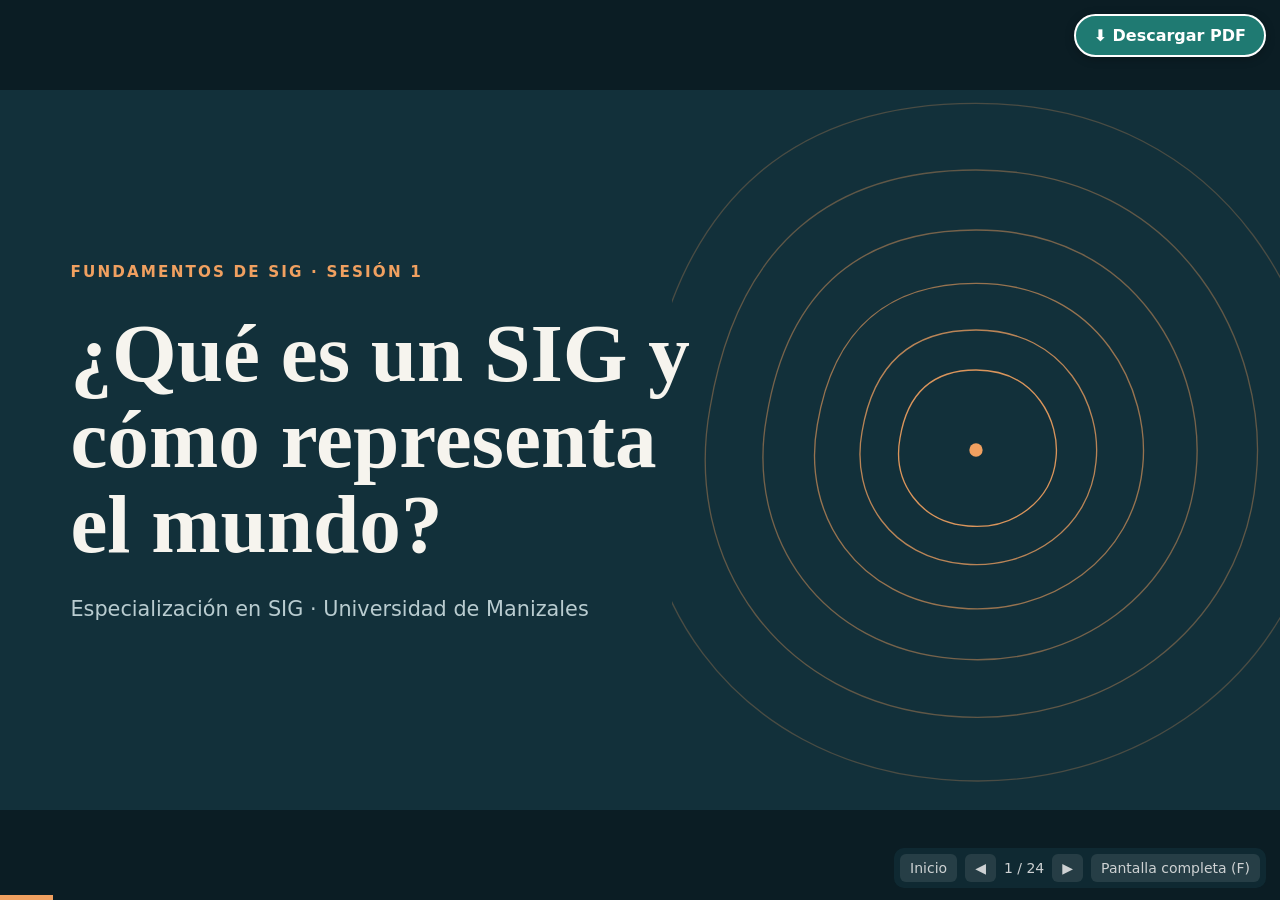
<file: presentaciones/sesion1.html>
<!doctype html>
<html lang="es">
<head>
<meta charset="utf-8">
<meta name="viewport" content="width=device-width, initial-scale=1">
<title>Sesión 1 · Fundamentos de SIG</title>
<link rel="stylesheet" href="diapositivas.css">
</head>
<body>
<div id="escenario"><div id="lienzo">

<!-- 1 -->
<section class="diapo oscura" style="justify-content:center">
  <svg style="position:absolute;right:0;top:0" width="760" height="900" viewBox="0 0 860 1080" aria-hidden="true">
    <g fill="none" stroke="#f0a060" stroke-width="2">
      <path opacity=".25" d="M430,20 C820,20 976,358 950,592 C924,878 664,1060 378,1034 C66,1008 -116,748 -64,462 C-12,150 170,20 430,20 Z"/>
      <path opacity=".35" d="M430,120 C745,120 871,393 850,582 C829,813 619,960 388,939 C136,918 -11,708 31,477 C73,225 220,120 430,120 Z"/>
      <path opacity=".45" d="M430,210 C677,210 776,424 760,573 C743,754 578,870 397,853 C199,837 83,672 116,490 C149,292 265,210 430,210 Z"/>
      <path opacity=".6" d="M430,290 C617,290 692,452 680,565 C667,702 542,790 405,777 C255,765 167,640 192,502 C217,352 305,290 430,290 Z"/>
      <path opacity=".75" d="M430,360 C565,360 619,477 610,558 C601,657 511,720 412,711 C304,702 241,612 259,513 C277,405 340,360 430,360 Z"/>
      <path opacity=".9" d="M430,420 C520,420 556,498 550,552 C544,618 484,660 418,654 C346,648 304,588 316,522 C328,450 370,420 430,420 Z"/>
    </g>
    <circle cx="430" cy="540" r="10" fill="#f0a060"/>
  </svg>
  <p class="ceja">Fundamentos de SIG · Sesión 1</p>
  <h1 style="max-width:820px">¿Qué es un SIG y cómo representa el mundo?</h1>
  <p class="chica" style="font-size:26px">Especialización en SIG · Universidad de Manizales</p>
</section>

<!-- 2 -->
<section class="diapo">
  <div class="cabeza"><p class="ceja">Agenda · 3 horas</p><h2>La ruta de hoy</h2></div>
  <table class="t">
    <tr><th style="width:18%">Hora</th><th>Tema</th><th style="width:28%">Formato</th></tr>
    <tr><td>0:00</td><td>Geomática, dato, componentes, funciones e historia de los SIG</td><td>Teoría</td></tr>
    <tr class="marca"><td>0:45</td><td>Fuentes y formatos de datos · geoportal de Manizales</td><td>Teoría y demostración</td></tr>
    <tr><td>1:15</td><td>Descanso</td><td></td></tr>
    <tr class="marca"><td>1:25</td><td>Discreto y continuo, geometrías, escala</td><td>Teoría y demostración</td></tr>
    <tr class="marca"><td>2:05</td><td>Tablas de atributos</td><td>Teoría y demostración</td></tr>
    <tr><td>2:45</td><td>Repaso de lo visto</td><td>Repaso</td></tr>
  </table>
</section>

<!-- 3 -->
<section class="diapo">
  <div class="cabeza"><p class="ceja">Punto de partida</p><h2>Casi toda decisión importante tiene un «dónde»</h2></div>
  <div class="rejilla3">
    <div class="tarjeta top"><h3>¿Dónde construir un centro de salud?</h3></div>
    <div class="tarjeta top"><h3>¿Qué barrios están en zona de deslizamiento?</h3></div>
    <div class="tarjeta top"><h3>¿Por dónde se propaga un brote de dengue?</h3></div>
  </div>
  <div class="destacado">Ninguna se responde con una tabla sola: todas necesitan saber <b>dónde están las cosas</b>. Para eso existen los SIG.</div>
  <aside class="tip">Piense en su propio trabajo: ¿qué decisión depende de dónde ocurren las cosas? Esa pregunta puede ser el punto de partida de un mapa propio.</aside>
</section>

<!-- 4 -->
<section class="diapo">
  <div class="cabeza"><p class="ceja">Unidad 1 · Geomática</p><h2>Geo + informática</h2></div>
  <div class="fila">
    <div class="col f1">
      <p>La geomática reúne las disciplinas que <b>miden, capturan, almacenan, analizan y publican</b> información de la superficie terrestre.</p>
      <p>Se apoya en el <b>pensamiento espacial</b>: la habilidad de ubicar, imaginar y relacionar objetos en el espacio.</p>
      <p class="chica">El término nació en Francia a finales de los años 60 y se difundió en Canadá en los 80.</p>
    </div>
    <div class="rejilla2" style="width:700px">
      <div class="tarjeta"><b>Cartografía</b></div><div class="tarjeta"><b>Fotogrametría</b></div>
      <div class="tarjeta"><b>Teledetección</b></div><div class="tarjeta"><b>GPS / GNSS</b></div>
      <div class="tarjeta"><b>Geoestadística</b></div><div class="tarjeta oscura-t"><b>SIG</b></div>
    </div>
  </div>
  <aside class="tip">La geomática es el término general y el SIG es una de sus herramientas. Las otras disciplinas de la geomática son la cartografía, la fotogrametría, la teledetección, el GPS y la geoestadística. Para profundizar: «Sistemas de Información Geográfica», de Víctor Olaya, capítulo 1 (libro gratuito).</aside>
</section>

<!-- 5 -->
<section class="diapo">
  <div class="cabeza"><p class="ceja">Del dato a la decisión</p><h2>Un dato espacial es cualquier dato que incluye la ubicación</h2></div>
  <div class="fila centro">
    <div class="tarjeta f1"><h3>Dato</h3>Un valor suelto: «US7832N», «4°43' N»</div>
    <div class="num">→</div>
    <div class="tarjeta f1"><h3>Procesamiento</h3>Clasificar, filtrar, analizar con un objetivo</div>
    <div class="num">→</div>
    <div class="tarjeta f1"><h3>Información</h3>Pendientes, cuencas, zonas de riesgo</div>
    <div class="num">→</div>
    <div class="tarjeta oscura-t f1"><h3>Decisión</h3>Dónde construir, qué prohibir</div>
  </div>
  <p><span class="examen">CUESTIONARIO 1 · P2</span>&nbsp; «Los datos espaciales incluyen información sobre la ubicación de un elemento o fenómeno» → <b>Verdadero</b>.</p>
  <aside class="tip">Dato espacial = dato + ubicación. «Hospital» es un dato; «Hospital en 5,06° N y 75,50° O» es un dato espacial. Un dato se vuelve información cuando se procesa con un objetivo.</aside>
</section>

<!-- 6 -->
<section class="diapo">
  <div class="cabeza"><p class="ceja">Unidad 2 · Componentes</p><h2>Un SIG no es un programa: es un sistema</h2></div>
  <div class="rejilla3">
    <div class="tarjeta top"><h3>Hardware</h3>Computadores, GPS, servidores, impresoras</div>
    <div class="tarjeta top"><h3>Software</h3>QGIS, ArcGIS: operan y analizan los datos</div>
    <div class="tarjeta top"><h3>Datos</h3>Geometría + tabla de atributos, manejadas juntas</div>
    <div class="tarjeta top"><h3>Métodos</h3>Procedimientos, normas, manuales</div>
    <div class="tarjeta top"><h3>Personas</h3>Formulan la pregunta e interpretan</div>
    <div class="tarjeta oscura-t"><h3>Si falla uno…</h3>…el SIG no sirve: el mejor software con datos malos da mapas malos.</div>
  </div>
  <aside class="tip">Para recordar los cinco componentes: Hardware, Software, Datos, Métodos y Personas. Algunos autores agregan la red (internet) y el factor organizativo.</aside>
</section>

<!-- 6b -->
<section class="diapo">
  <div class="cabeza"><p class="ceja">Qué hace un SIG</p><h2>Cinco funciones, del dato al mapa</h2></div>
  <div style="display:grid;grid-template-columns:repeat(5,1fr);gap:18px">
    <div class="tarjeta top"><div class="num">1</div><h3>Captura</h3>GPS, imágenes, dibujo sobre el mapa, tablas</div>
    <div class="tarjeta top"><div class="num">2</div><h3>Almacena&shy;miento</h3>Geometría y atributos guardados juntos</div>
    <div class="tarjeta top"><div class="num">3</div><h3>Consulta</h3>¿Qué hay aquí? ¿Dónde está esto?</div>
    <div class="tarjeta top"><div class="num">4</div><h3>Análisis</h3>Medir, cruzar capas, calcular</div>
    <div class="tarjeta oscura-t"><div class="num" style="color:#f0a060">5</div><h3>Salida</h3>Mapas, tableros, servicios web</div>
  </div>
  <div class="destacado">Un programa de dibujo hace mapas bonitos. Un SIG, además, <b>responde preguntas</b>: esa es la diferencia.</div>
  <aside class="tip">Un ejemplo completo: un GPS toma la ubicación de un árbol (captura), se guarda en una capa (almacenamiento), se busca en qué barrio está (consulta), se cuenta cuántos árboles hay por barrio (análisis) y se publica un mapa (salida).</aside>
</section>

<!-- 6c -->
<section class="diapo">
  <div class="cabeza"><p class="ceja">Unidad 1 · Conceptos básicos</p><h2>Cómo organiza un SIG la información</h2></div>
  <div class="rejilla2">
    <div class="tarjeta top"><h3>Por capas (cartografía)</h3>Cada capa es un tema: vías, ríos, predios, bosques. Se apilan como hojas transparentes.</div>
    <div class="tarjeta verde"><h3>Bases de datos espaciales</h3>La base de datos entiende la geometría. En el curso usamos QGIS con archivos GeoPackage.</div>
  </div>
  <table class="t">
    <tr><th style="width:26%">Concepto</th><th>Qué es</th><th style="width:30%">Ejemplo</th></tr>
    <tr><td><b>Entidad geográfica</b></td><td>El objeto del mundo real que se guarda</td><td>Un colegio</td></tr>
    <tr><td><b>Atributo</b></td><td>Sus características</td><td>Nombre, número de estudiantes</td></tr>
    <tr><td><b>Figura geográfica</b></td><td>Cómo se dibuja en el mapa</td><td>Punto, línea o polígono</td></tr>
  </table>
  <aside class="tip">Piense en las capas como hojas transparentes apiladas. La tabla entidad–atributo–figura describe cualquier objeto: el río Chinchiná es la entidad, su longitud es un atributo y la línea es su figura.</aside>
</section>

<!-- 7 -->
<section class="diapo acento">
  <div class="fila centro" style="height:100%">
    <div class="col f1">
      <p class="ceja">Londres, 1854</p>
      <h2>John Snow ubicó las muertes por cólera en un mapa y encontró la bomba de agua contaminada</h2>
      <p>Pasó del mapa que describe al mapa que <b>explica</b>: el nacimiento del análisis espacial y de la epidemiología moderna.</p>
    </div>
    <div class="col" style="width:520px">
      <svg width="520" height="520" viewBox="0 0 600 600" aria-label="Esquema: muertes agrupadas alrededor de una bomba de agua">
        <rect width="600" height="600" rx="24" fill="#8c4314"/>
        <path d="M0 110H600M0 230H600M0 370H600M0 490H600M120 0V600M250 0V600M380 0V600M500 0V600" stroke="#b9692f" stroke-width="16"/>
        <g fill="#12303a">
          <rect x="263" y="219" width="10" height="7"/><rect x="277" y="219" width="10" height="7"/><rect x="291" y="219" width="10" height="7"/><rect x="305" y="219" width="10" height="7"/><rect x="319" y="219" width="10" height="7"/><rect x="333" y="219" width="10" height="7"/>
          <rect x="263" y="233" width="10" height="7"/><rect x="291" y="233" width="10" height="7"/><rect x="319" y="233" width="10" height="7"/><rect x="203" y="219" width="10" height="7"/><rect x="405" y="219" width="10" height="7"/>
          <rect x="246" y="258" width="7" height="10"/><rect x="246" y="272" width="7" height="10"/><rect x="246" y="286" width="7" height="10"/><rect x="246" y="300" width="7" height="10"/><rect x="246" y="314" width="7" height="10"/>
          <rect x="376" y="258" width="7" height="10"/><rect x="376" y="272" width="7" height="10"/><rect x="376" y="286" width="7" height="10"/><rect x="376" y="300" width="7" height="10"/><rect x="376" y="326" width="7" height="10"/>
          <rect x="281" y="366" width="10" height="7"/><rect x="295" y="366" width="10" height="7"/><rect x="309" y="366" width="10" height="7"/><rect x="323" y="366" width="10" height="7"/><rect x="295" y="380" width="10" height="7"/>
          <rect x="295" y="106" width="10" height="7"/><rect x="465" y="366" width="10" height="7"/><rect x="116" y="296" width="7" height="10"/>
        </g>
        <circle cx="314" cy="300" r="18" fill="#fbf6ee" stroke="#12303a" stroke-width="5"/>
      </svg>
      <p class="chica" style="color:#fbf6ee">Esquema ilustrativo · círculo: bomba de Broad Street</p>
    </div>
  </div>
  <aside class="tip">Para ver el mapa original de John Snow, busque «John Snow cholera map 1854». Este caso se considera el inicio del análisis espacial y de la epidemiología moderna.</aside>
</section>

<!-- 8 -->
<section class="diapo">
  <div class="cabeza"><p class="ceja">Historia</p><h2>Del mapa en papel al SIG en el celular</h2></div>
  <div class="linea-tiempo">
    <div class="hito"><div class="anio">1826</div><b>Dupin</b>Primer mapa de coropletas</div>
    <div class="hito"><div class="anio">1854</div><b>Snow</b>Mapa del cólera</div>
    <div class="hito"><div class="anio">1963</div><b>CGIS</b>Tomlinson: primer SIG, en Canadá</div>
    <div class="hito"><div class="anio">1964</div><b>SYMAP</b>Harvard: mapas por computador</div>
    <div class="hito"><div class="anio">1969</div><b>GRID</b>Datos en celdas: origen del ráster</div>
    <div class="hito"><div class="anio">1972</div><b>Landsat 1</b>Primer satélite civil de recursos</div>
    <div class="hito b"><div class="anio">1981</div><b>ARC/INFO</b>Esri: SIG comercial</div>
    <div class="hito b"><div class="anio">1982</div><b>GRASS</b>SIG de dominio público</div>
    <div class="hito b"><div class="anio">1986</div><b>SPOT-1</b>Satélite francés</div>
    <div class="hito b"><div class="anio">2000</div><b>SRTM</b>Elevación casi global</div>
    <div class="hito b"><div class="anio">2002</div><b>QGIS</b>El SIG libre que usamos</div>
    <div class="hito b"><div class="anio">2005</div><b>Google Maps</b>El mapa llega a todos</div>
  </div>
  <aside class="tip">No hace falta memorizar fechas. Lo importante: los SIG nacieron en los años sesenta (Canadá, Roger Tomlinson), se volvieron comerciales en los ochenta y se masificaron con internet y los celulares.</aside>
</section>

<!-- 8b -->
<section class="diapo">
  <div class="cabeza"><p class="ceja">Fuentes de datos</p><h2>¿De dónde salen los datos espaciales?</h2></div>
  <div class="rejilla3">
    <div class="tarjeta top"><h3>GPS / GNSS</h3>La posición de un punto en campo</div>
    <div class="tarjeta top"><h3>Topografía</h3>Mediciones precisas con estación total</div>
    <div class="tarjeta top"><h3>Fotogrametría y drones</h3>Medidas desde fotos aéreas: ortofotos</div>
    <div class="tarjeta verde"><h3>Teledetección</h3>Imágenes de satélite divididas en <b>bandas espectrales</b></div>
    <div class="tarjeta verde"><h3>LiDAR</h3>Láser desde un avión: una nube de millones de puntos con altura</div>
    <div class="tarjeta verde"><h3>Digitalización y tablas</h3>Dibujar sobre el mapa; convertir direcciones en puntos</div>
  </div>
  <div class="destacado"><b>Banda</b>: cada parte del espectro que capta un sensor. Cada banda se guarda como un ráster.</div>
  <aside class="tip">Una banda espectral es una «franja» de la luz que capta el sensor de un satélite, incluidas algunas invisibles para el ojo, como el infrarrojo. Cada banda se guarda como un ráster aparte. El LiDAR, en cambio, produce nubes de puntos con altura.</aside>
</section>

<!-- 8c -->
<section class="diapo">
  <div class="cabeza"><p class="ceja">Formatos</p><h2>Los archivos que van a encontrar</h2></div>
  <table class="t">
    <tr><th style="width:30%">Formato</th><th style="width:16%">Modelo</th><th>Para tener en cuenta</th></tr>
    <tr><td><b>Shapefile</b> (.shp)</td><td>Vector</td><td>Son varios archivos juntos (.shp, .dbf, .shx, .prj); sin el .prj no sabe dónde está</td></tr>
    <tr class="marca"><td><b>GeoPackage</b> (.gpkg)</td><td>Vector y ráster</td><td>Un solo archivo; el recomendado</td></tr>
    <tr><td><b>GeoJSON</b>, <b>KML</b></td><td>Vector</td><td>Texto; muy usados en la web y en Google Earth</td></tr>
    <tr><td><b>GeoTIFF</b> (.tif)</td><td>Ráster</td><td>Una imagen que sabe dónde está</td></tr>
    <tr><td><b>Servicios web</b> (WMS, WFS, ArcGIS REST)</td><td>Ambos</td><td>Se ven en QGIS sin descargar nada</td></tr>
  </table>
  <aside class="tip">Si recibe un shapefile, revise que vengan juntos, con el mismo nombre, al menos los archivos .shp, .shx, .dbf y .prj. Si falta uno, la capa no abre o queda mal ubicada. El shapefile solo guarda datos vectoriales.</aside>
</section>

<!-- 8d -->
<section class="diapo practica">
  <div class="cabeza"><p class="ceja">Demostración · geoportal de Manizales</p><h2>Del visor web a QGIS</h2></div>
  <ol class="pasos">
    <li>Abrir el visor público <a href="https://sig.manizales.gov.co/app/Consulta%20Cartogr%C3%A1fica%20Tem%C3%A1tica%20POT%20Urbano-WEB_2022-NEW/" target="_blank" rel="noopener" style="color:#1f6e67;font-weight:600">«Consulta Cartografía Temática POT Urbano»</a> (clic para abrir).</li>
    <li>Encender capas del POT: perímetro urbano, equipamientos, amenaza por deslizamiento.</li>
    <li>Hacer clic sobre un predio para ver sus atributos y medir una distancia.</li>
    <li>En QGIS: Navegador › <b>Servidores REST ArcGIS</b> › Nueva conexión › <code>https://sig.manizales.gov.co/wadmzl/rest/services</code></li>
  </ol>
  <aside class="tip">Un geoportal es la página web donde una entidad publica sus mapas y datos. En Colombia están Colombia en Mapas (IGAC) y los geoportales de Manizales, Medellín (GeoMedellín), Cali (IDESC) y Pereira.</aside>
</section>

<!-- 8e -->
<section class="diapo">
  <div class="cabeza"><p class="ceja">Más fuentes · servidores públicos</p><h2>Datos oficiales de otras ciudades en QGIS</h2></div>
  <table class="t" style="font-size:23px">
    <tr><th style="width:24%">Entidad</th><th>Dirección (Servidores REST ArcGIS › Nueva conexión)</th><th style="width:24%">Qué tiene</th></tr>
    <tr class="marca"><td><b>Alcaldía de Manizales</b></td><td><code>https://sig.manizales.gov.co/wadmzl/rest/services</code></td><td>POT, catastro, ortofotos</td></tr>
    <tr><td><b>Alcaldía de Medellín</b></td><td><code>https://www.medellin.gov.co/servidormapas/rest/services</code></td><td>Ambiente, cultura, turismo</td></tr>
    <tr><td><b>Bogotá · Catastro</b></td><td><code>https://serviciosgis.catastrobogota.gov.co/arcgis/rest/services</code></td><td>Catastro, educación, emergencias</td></tr>
    <tr><td><b>IGAC</b> (todo el país)</td><td><code>https://mapas.igac.gov.co/server/rest/services</code></td><td>Cartografía, suelos, límites</td></tr>
    <tr><td><b>Servicio Geológico Colombiano</b></td><td><code>https://srvags.sgc.gov.co/arcgis/rest/services</code></td><td>Amenaza sísmica y volcánica</td></tr>
  </table>
  <div class="destacado">Para ir a cualquier lugar del mapa base: buscador de QGIS (abajo a la izquierda, <b>Ctrl + K</b>) › escribir <b>&gt; Pereira</b>.</div>
  <aside class="tip">Para encontrar más servidores, busque «geoportal» y el nombre de la ciudad o entidad, y dentro del geoportal la sección «Servicios web» o «ArcGIS REST». El catálogo nacional es Colombia en Mapas (colombiaenmapas.gov.co), del IGAC. Para más mapas base, instale el complemento QuickMapServices.</aside>
</section>

<!-- 9 -->
<section class="diapo">
  <div class="cabeza"><p class="ceja">Naturaleza de los fenómenos</p><h2>Discreto o continuo</h2></div>
  <div class="rejilla2">
    <div class="tarjeta top"><h3>Discreto</h3>Tiene bordes claros; se puede contar uno por uno.<br><span class="chica">Vías, servicios públicos, direcciones, zonas electorales, tipos de suelo, hidrografía</span></div>
    <div class="tarjeta verde"><h3>Continuo</h3>Cambia gradualmente; hay un valor en cada punto.<br><span class="chica">Temperatura del mar, lluvia anual, pendiente, profundidad del océano</span></div>
  </div>
  <div class="destacado">Regla práctica: si tiene sentido <b>sacar un promedio</b> (temperatura, altura), el fenómeno es continuo. Promediar códigos de zonas electorales no tiene sentido.</div>
  <p><span class="examen">CUESTIONARIO 1 · P4, P6, P12</span></p>
  <aside class="tip">Truco: pregúntese si tiene sentido sacar un promedio. Si lo tiene (temperatura, altura, lluvia), el fenómeno es continuo. Si no (zonas electorales, tipos de suelo), es discreto.</aside>
</section>

<!-- 10 -->
<section class="diapo">
  <div class="cabeza"><p class="ceja">Ejemplo resuelto</p><h2>Clasifiquemos el mundo</h2></div>
  <div class="rejilla2">
    <div class="tarjeta verde"><h3>Continuos · ráster</h3>Temperatura del mar, lluvia anual, pendiente del terreno, profundidad del océano</div>
    <div class="tarjeta top"><h3>Discretos · punto</h3>Hidrantes, postes, direcciones de vivienda</div>
    <div class="tarjeta top"><h3>Discretos · línea</h3>Vías, redes de acueducto</div>
    <div class="tarjeta top"><h3>Discretos · polígono</h3>Zonas electorales, barrios, tipos de suelo, cobertura vegetal</div>
  </div>
  <div class="destacado">Depende de la escala: el <b>Hospital de Caldas</b>, el <b>río Cauca</b> y el <b>Parque Caldas</b> son punto o línea en un mapa de Colombia y polígono en un plano de Manizales.</div>
  <aside class="tip">Practique esta clasificación en el ejercicio 1 de la página del curso: le dice al instante cuáles respuestas están bien.</aside>
</section>

<!-- 11 -->
<section class="diapo">
  <div class="cabeza"><p class="ceja">Modelo vectorial</p><h2>Tres geometrías, contadas en vértices</h2></div>
  <div class="rejilla3">
    <div class="tarjeta top">
      <svg width="300" height="130" viewBox="0 0 300 130"><circle cx="150" cy="65" r="14" fill="#a8531a"/></svg>
      <h3>Punto · 1 vértice</h3>Árboles, pozos, direcciones
    </div>
    <div class="tarjeta top">
      <svg width="300" height="130" viewBox="0 0 300 130"><polyline points="20,100 100,40 180,80 280,30" fill="none" stroke="#1f7a72" stroke-width="6"/><g fill="#12303a"><circle cx="20" cy="100" r="8"/><circle cx="100" cy="40" r="8"/><circle cx="180" cy="80" r="8"/><circle cx="280" cy="30" r="8"/></g></svg>
      <h3>Línea · 2 o más vértices</h3>Vías, tuberías, ríos a escala pequeña
    </div>
    <div class="tarjeta top">
      <svg width="300" height="130" viewBox="0 0 300 130"><polygon points="60,110 40,40 150,15 260,50 230,115" fill="#a9cfc9" stroke="#1f7a72" stroke-width="5"/><g fill="#12303a"><circle cx="60" cy="110" r="8"/><circle cx="40" cy="40" r="8"/><circle cx="150" cy="15" r="8"/><circle cx="260" cy="50" r="8"/><circle cx="230" cy="115" r="8"/></g></svg>
      <h3>Polígono · 3 o más, cerrado</h3>Predios, lagos, barrios
    </div>
  </div>
  <p><span class="examen">CUESTIONARIO 1 · P13 &nbsp;·&nbsp; CUESTIONARIO 3 · P6, P8</span>&nbsp; Una línea son <b>dos o más vértices conectados</b>.</p>
  <aside class="tip">Punto = 1 vértice. Línea = 2 o más vértices conectados. Polígono = 3 o más vértices, cerrado (el primero y el último coinciden). Un polígono tiene área; una línea solo tiene longitud.</aside>
</section>

<!-- 11b -->
<section class="diapo practica">
  <div class="cabeza"><p class="ceja">Demostración en QGIS</p><h2>Dibujar un punto, una línea y un polígono</h2></div>
  <ol class="pasos">
    <li>Mapa base: Navegador › <b>Teselas XYZ</b> (o <b>XYZ Tiles</b>) › doble clic en <b>OpenStreetMap</b>.</li>
    <li><b>Capa › Crear capa › Nueva capa GeoPackage</b>: tipo Punto, SRC EPSG:9377, campo <code>nombre</code>.</li>
    <li>Lápiz de edición › añadir un punto en la Universidad de Manizales: <b>1 vértice</b>.</li>
    <li>Repetir con una capa de línea (una calle: <b>2 o más vértices</b>) y una de polígono (una manzana: <b>3 o más, cerrado</b>).</li>
  </ol>
  <aside class="tip">Según la versión de QGIS la carpeta se llama «Teselas XYZ» o «XYZ Tiles»: es la misma. Si no ve el Navegador: Ver › Paneles › Navegador (Ctrl + 2). Si la carpeta está vacía: clic derecho › Nueva conexión, nombre OpenStreetMap y URL https://tile.openstreetmap.org/{z}/{x}/{y}.png.<br><br>Digitalizar es dibujar objetos sobre un mapa o una imagen. Al terminar cada objeto, QGIS pide sus atributos: esos son atributos definidos por el usuario. No olvide guardar la edición antes de apagar el lápiz.</aside>
</section>

<!-- 12 -->
<section class="diapo">
  <div class="cabeza"><p class="ceja">Escala y geometría</p><h2>La escala decide la geometría</h2></div>
  <div class="rejilla2">
    <div class="tarjeta verde"><h3>Escala grande · 1:10.000</h3>Zoom cercano, mucho detalle, área pequeña. Los objetos ocupan área → <b>polígonos</b>.</div>
    <div class="tarjeta top"><h3>Escala pequeña · 1:1.000.000</h3>Vista lejana, área enorme, se simplifica → <b>puntos y líneas</b>.</div>
  </div>
  <table class="t">
    <tr><th>Caso</th><th>Escala</th><th>Geometría</th></tr>
    <tr><td>Río Sena en París, con puentes y muelles</td><td>Grande</td><td><b>Polígono</b></td></tr>
    <tr><td>Excavaciones de 5 m² cerca de Stonehenge</td><td>Grande</td><td><b>Polígono</b></td></tr>
    <tr><td>Sitios UNESCO en un mapa del mundo</td><td>Pequeña</td><td><b>Punto</b></td></tr>
    <tr><td>Vías nacionales de Colombia</td><td>Pequeña</td><td><b>Línea</b></td></tr>
  </table>
  <aside class="tip">Escala grande = fracción grande = mucho detalle de un área pequeña (por ejemplo 1:5.000). Escala pequeña = fracción pequeña = poco detalle de un área grande (por ejemplo 1:1.000.000). Es lo contrario de lo que parece.</aside>
</section>

<!-- 12b -->
<section class="diapo">
  <div class="cabeza"><p class="ceja">Frases con trampa · Cuestionario 1 · P5 y P6</p><h2>¿Verdadero o falso?</h2></div>
  <table class="t">
    <tr><th>Frase</th><th style="width:15%">Respuesta</th><th style="width:34%">Por qué</th></tr>
    <tr><td>Los parques urbanos se representan con polígonos a <b>escalas pequeñas</b>.</td><td><b>Falso</b></td><td>Son polígonos a escala <b>grande</b>.</td></tr>
    <tr><td>Las ciudades se representan como puntos a <b>grandes escalas</b>.</td><td><b>Falso</b></td><td>Son puntos a escala <b>pequeña</b>.</td></tr>
    <tr><td>Los elementos reales se representan con punto, línea o polígono a diferentes escalas.</td><td><b>Verdadero</b></td><td>La escala decide cuál.</td></tr>
    <tr><td>Cada elemento del mundo real se puede representar con punto, línea o polígono.</td><td><b>Verdadero</b></td><td>Siempre hay una de las tres.</td></tr>
  </table>
  <div class="destacado">Se representan de forma <b>continua</b>: la temperatura y la profundidad del océano. La hidrografía y la cobertura vegetal se manejan como elementos discretos.</div>
  <aside class="tip">La trampa más común es cambiar «grande» por «pequeña». Antes de responder, pregúntese: a esa escala, ¿el objeto se vería con área o solo como un punto?</aside>
</section>

<!-- 13 -->
<section class="diapo practica">
  <div class="cabeza"><p class="ceja">Demostración en QGIS · en casa: ejercicio 2</p><h2>La escala cambia la geometría</h2></div>
  <ol class="pasos">
    <li>Cargar <code>Paises_Mundo</code>, <code>Ciudades_Mundo</code> e <code>Hidrografia_Mundo</code> (carpeta DATA MUNDO). Mirar la escala en la barra de estado.</li>
    <li>¿Por qué Bogotá es un punto y el Amazonas una línea?</li>
    <li>Cargar <code>comunas.geojson</code> y <code>perimetro_urbano.geojson</code> (carpeta datos_reales) y acercar hasta Manizales.</li>
    <li>A esta escala Manizales ya no es un punto: es un polígono con sus comunas.</li>
  </ol>
  <aside class="tip">En QGIS la escala actual aparece en la barra de estado, en la parte de abajo de la ventana. Haga zoom y observe cómo cambia el número.</aside>
</section>

<!-- 14 -->
<section class="diapo">
  <div class="cabeza"><p class="ceja">Tabla de atributos</p><h2>Una fila = un objeto, no un vértice</h2></div>
  <div class="fila">
    <table class="t f1">
      <tr><th>FID</th><th>Geometría</th><th>Nombre</th><th>Área (auto)</th></tr>
      <tr><td>0</td><td>Polígono · miles de vértices</td><td>Colombia</td><td>calculada</td></tr>
      <tr><td>1</td><td>Polígono · miles de vértices</td><td>Ecuador</td><td>calculada</td></tr>
      <tr><td>2</td><td>Polígono · miles de vértices</td><td>Perú</td><td>calculada</td></tr>
    </table>
    <div class="col" style="width:520px">
      <div class="tarjeta top"><h3>Automáticos</h3>Identificador, geometría, área, longitud</div>
      <div class="tarjeta verde"><h3>Del usuario</h3>Nombre, categoría, estrato, población</div>
    </div>
  </div>
  <p><span class="examen">CUESTIONARIO 1 · P3, P7 &nbsp;·&nbsp; CUESTIONARIO 3 · P1</span>&nbsp; Atributos automáticos o del usuario → <b>Verdadero</b>. Una fila es un vértice → <b>Falso</b>.</p>
  <aside class="tip">Cada fila = un objeto; cada columna = un atributo. Los atributos automáticos (identificador, área, longitud) los calcula el programa; los del usuario (nombre, tipo, población) los escribe una persona.</aside>
</section>

<!-- 15 -->
<section class="diapo practica">
  <div class="cabeza"><p class="ceja">Demostración en QGIS · en casa: ejercicio 3</p><h2>Anatomía de una tabla de atributos</h2></div>
  <ol class="pasos">
    <li>Abran la tabla de <code>Paises_Mundo</code>: ¿cuántas filas hay? Seleccionen Colombia.</li>
    <li>Calculadora de campos → campo virtual <code>vertices</code> = <code>num_points($geometry)</code>. ¿Cuántos vértices tiene Colombia? ¿En cuántas filas?</li>
    <li>Campo <code>area_km2</code> = <code>$area / 1000000</code> → atributo <b>automático</b>.</li>
    <li>Campo <code>continente</code> escrito a mano en 3 países → atributo <b>del usuario</b>.</li>
  </ol>
  <aside class="tip">La calculadora de campos (icono del ábaco) crea atributos con fórmulas: $area calcula el área y num_points($geometry) cuenta los vértices de cada objeto. Practíquelo en el ejercicio 3.</aside>
</section>

<!-- 18 -->
<section class="diapo oscura">
  <div class="cabeza"><p class="ceja">Repaso</p><h2>Lo que vimos hoy</h2></div>
  <ul style="font-size:28px">
    <li>Un dato espacial incluye la <b>ubicación</b>.</li>
    <li>Continuo = se puede promediar (temperatura, lluvia, pendiente, profundidad).</li>
    <li>Punto: 1 vértice · <b>línea: 2 o más</b> · polígono: 3 o más, cerrado.</li>
    <li>Escala grande → polígonos · escala pequeña → puntos y líneas.</li>
    <li>Una fila de la tabla = <b>un objeto</b>, nunca un vértice.</li>
    <li>Atributos vectoriales: automáticos o del usuario.</li>
  </ul>
  <div class="destacado" style="background:#1c4350">Próxima sesión: empezamos con el <b>modelo ráster</b>, lo último que falta para el <b>Cuestionario 1</b> · practiquen los ejercicios 1 a 3 · vean el video <b>«Videoclase - Fundamentos SIG»</b></div>
  <aside class="tip">Repase las diapositivas marcadas con «CUESTIONARIO 1» y practique los ejercicios 1 a 3 de la página del curso. El modelo ráster (ejercicio 4) se ve al comienzo de la sesión 2.</aside>
</section>

</div></div>
<div id="barra"></div>
<div id="controles"><a href="../index.html">Inicio</a><button id="ant">◀</button><span id="contador"></span><button id="sig">▶</button><button id="btn-full">Pantalla completa (F)</button></div>
<button id="btn-pdf" title="En la ventana que se abre elija «Guardar como PDF» (tecla P)">⬇ Descargar PDF</button>
<button id="btn-tip" class="oculto" title="Más teoría (tecla T)">💡 Tip</button>
<div id="panel-tip"></div>
<script src="diapositivas.js"></script>
</body>
</html>
</file>
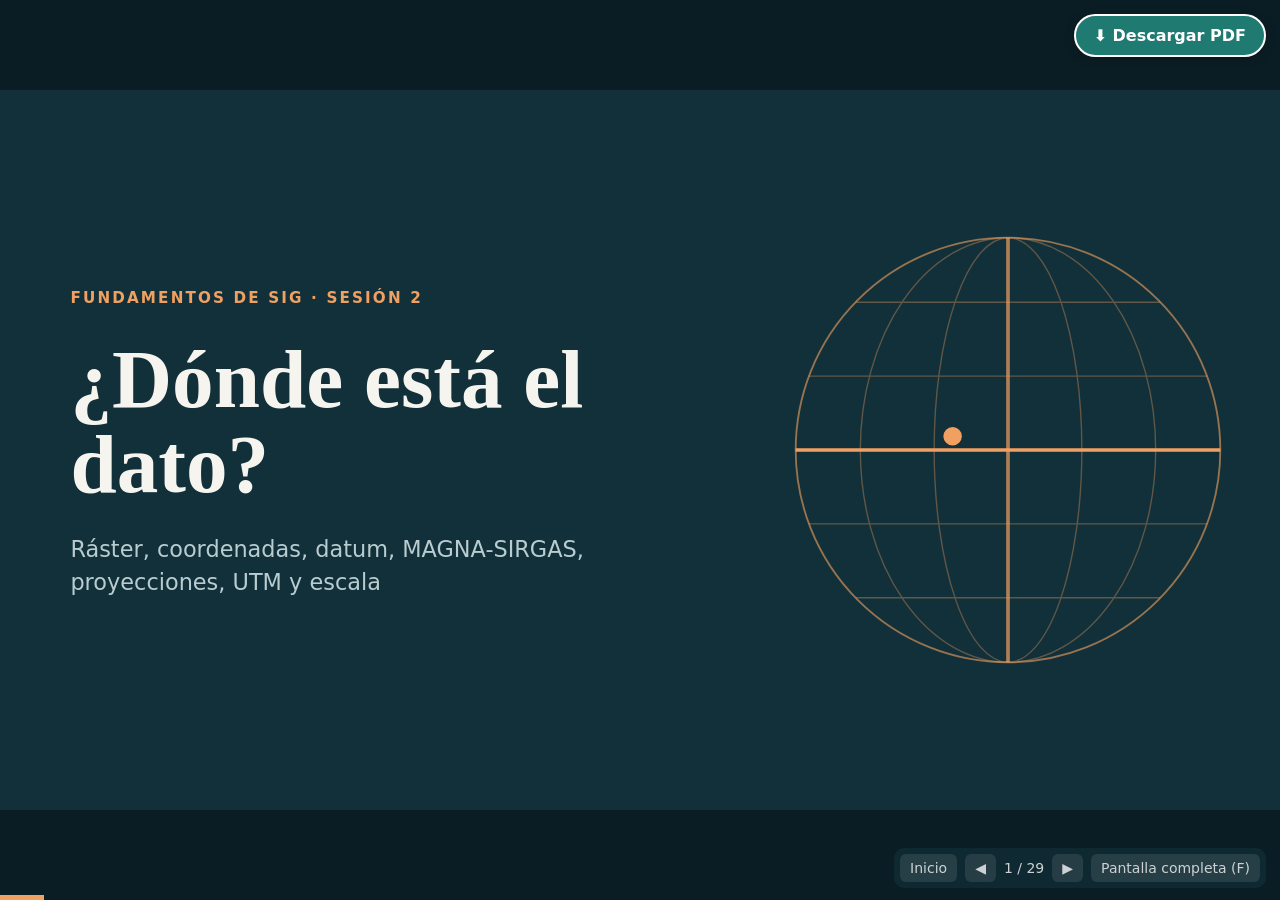
<file: presentaciones/sesion2.html>
<!doctype html>
<html lang="es">
<head>
<meta charset="utf-8">
<meta name="viewport" content="width=device-width, initial-scale=1">
<title>Sesión 2 · Fundamentos de SIG</title>
<link rel="stylesheet" href="diapositivas.css">
</head>
<body>
<div id="escenario"><div id="lienzo">

<!-- 1 -->
<section class="diapo oscura" style="justify-content:center">
  <svg style="position:absolute;right:40px;top:150px" width="600" height="600" viewBox="0 0 520 520" aria-hidden="true">
    <circle cx="260" cy="260" r="230" fill="none" stroke="#f0a060" stroke-width="2" opacity=".6"/>
    <g fill="none" stroke="#f0a060" stroke-width="1.5" opacity=".35">
      <path d="M44 180H476M44 340H476M95 100H425M95 420H425"/>
      <ellipse cx="260" cy="260" rx="80" ry="230"/><ellipse cx="260" cy="260" rx="160" ry="230"/>
    </g>
    <path d="M30 260H490" stroke="#f0a060" stroke-width="4"/>
    <path d="M260 30V490" stroke="#f0a060" stroke-width="4" opacity=".7"/>
    <circle cx="200" cy="245" r="10" fill="#f0a060"/>
  </svg>
  <p class="ceja">Fundamentos de SIG · Sesión 2</p>
  <h1 style="max-width:820px">¿Dónde está el dato?</h1>
  <p class="chica" style="font-size:28px;max-width:760px">Ráster, coordenadas, datum, MAGNA-SIRGAS, proyecciones, UTM y escala</p>
</section>

<!-- 2 -->
<section class="diapo">
  <div class="cabeza"><p class="ceja">Agenda · 3 horas</p><h2>La ruta de hoy</h2></div>
  <table class="t">
    <tr><th style="width:18%">Hora</th><th>Tema</th><th style="width:28%">Formato</th></tr>
    <tr class="marca"><td>0:00</td><td>Repaso · modelo ráster · ortofotos · rasterizar</td><td>Teoría y demostración</td></tr>
    <tr><td>0:40</td><td>Vector o ráster</td><td>Teoría</td></tr>
    <tr class="marca"><td>0:50</td><td>Forma de la Tierra, datum, coordenadas</td><td>Teoría y demostración</td></tr>
    <tr><td>1:30</td><td>Descanso</td><td></td></tr>
    <tr class="marca"><td>1:40</td><td>Proyecciones, UTM, sistemas de Colombia</td><td>Teoría y demostración</td></tr>
    <tr class="marca"><td>2:20</td><td>Georreferenciación, escala, componentes del dato</td><td>Teoría y demostración</td></tr>
    <tr><td>2:50</td><td>Actividad guiada y repaso del Cuestionario 3</td><td>Actividad</td></tr>
  </table>
</section>

<!-- 3 -->
<section class="diapo">
  <div class="cabeza"><p class="ceja">Repaso de la sesión 1</p><h2>Lo que ya sabemos</h2></div>
  <div class="rejilla2">
    <div class="tarjeta top"><h3>Representar</h3>Discreto → vector (punto, línea, polígono). Continuo → ráster.</div>
    <div class="tarjeta top"><h3>Escala</h3>Grande = mucho detalle de un área pequeña → polígonos.</div>
    <div class="tarjeta top"><h3>Tabla de atributos</h3>Una fila = un objeto. Atributos automáticos o del usuario.</div>
    <div class="tarjeta top"><h3>Vector</h3>Punto: 1 vértice. Línea: 2 o más. Polígono: 3 o más, cerrado.</div>
  </div>
  <div class="destacado">Hoy: primero el <b>modelo ráster</b>, que nos quedó pendiente. Luego, <b>¿dónde está cada dato sobre la Tierra?</b></div>
  <aside class="tip">Si tiene dudas de la sesión 1, repase la presentación y los ejercicios 1 a 4 de la página del curso antes de seguir.</aside>
</section>

<!-- r1 -->
<section class="diapo">
  <div class="cabeza"><p class="ceja">Modelo ráster</p><h2>Una malla de celdas iguales, cada una con un valor</h2></div>
  <div class="fila centro">
    <svg width="460" height="322" viewBox="0 0 360 252" aria-label="Malla ráster con valores de elevación">
      <rect width="360" height="252" fill="#eadfc9"/>
      <g fill="#c99a6b"><rect x="72" y="36" width="216" height="180"/><rect x="36" y="72" width="36" height="108"/><rect x="288" y="72" width="36" height="72"/></g>
      <g fill="#7a4320"><rect x="144" y="72" width="72" height="108"/><rect x="216" y="108" width="36" height="72"/></g>
      <path d="M36 0V252M72 0V252M108 0V252M144 0V252M180 0V252M216 0V252M252 0V252M288 0V252M324 0V252M0 36H360M0 72H360M0 108H360M0 144H360M0 180H360M0 216H360" stroke="#fbf8f2" stroke-width="2"/>
    </svg>
    <div class="col f1">
      <p>• <b>Cada celda (píxel) tiene un valor</b>: altura, temperatura, color.</p>
      <p>• Todas las celdas son <b>del mismo tamaño</b>: la <b>resolución</b>.</p>
      <p>• Los valores vienen del sensor o del cálculo, <b>no los define el usuario</b>.</p>
      <p>• Para manejar cientos de imágenes juntas: <b>mosaic dataset</b> (ArcGIS).</p>
    </div>
  </div>
  <aside class="tip">Resolución = tamaño de la celda. Una imagen de 10 m tiene celdas de 10 × 10 m: tiene más detalle que una de 30 m, pero pesa más. El «mosaic dataset» es una estructura de ArcGIS para manejar muchas imágenes ráster juntas.</aside>
</section>

<!-- r2 -->
<section class="diapo practica">
  <div class="cabeza"><p class="ceja">Demostración en QGIS · un ráster real</p><h2>Manizales en 2014 y en 2021</h2></div>
  <ol class="pasos">
    <li>En la conexión de la Alcaldía, abrir la carpeta <b>Ortofotomapas</b>.</li>
    <li>Cargar <code>2020_ORTOFOLIDAR_2014</code> y <code>2020_ORTOFOLIDAR_2021</code>.</li>
    <li>Acercar hasta ver los píxeles: ese tamaño es la <b>resolución</b>.</li>
    <li>Apagar y prender la capa de arriba: ¿qué cambió en la ciudad?</li>
  </ol>
  <div class="destacado">Una ortofoto es un ráster: cada píxel guarda un color. Comparar dos fechas usa el componente <b>temporal</b> del dato.</div>
  <aside class="tip">Una ortofoto es una fotografía aérea corregida para que se pueda medir sobre ella como en un mapa. Comparar el mismo lugar en dos fechas es usar el componente temporal del dato.</aside>
</section>

<!-- r3 -->
<section class="diapo practica">
  <div class="cabeza"><p class="ceja">Demostración en QGIS · en casa: ejercicio 4</p><h2>Píxel por píxel</h2></div>
  <ol class="pasos">
    <li>Exporten <code>comunas</code> a EPSG:9377 (clic derecho › Exportar › Guardar objetos como).</li>
    <li><b>Ráster › Conversión › Rasterizar</b>. Campo <code>nro</code>, tamaño de celda <b>50 m</b>.</li>
    <li>Repitan con <b>500 m</b> y comparen.</li>
    <li>Con <b>Identificar</b>, hagan clic en varias celdas: ¿qué valor tiene cada una?</li>
  </ol>
  <aside class="tip">Rasterizar convierte un vector en ráster: cada celda toma el valor del objeto que la cubre. Si el valor NoData coincide con un valor real (por ejemplo 1), esas celdas desaparecen. Practíquelo en el ejercicio 4.</aside>
</section>

<!-- 22 -->
<section class="diapo">
  <div class="cabeza"><p class="ceja">Vector y ráster</p><h2>Ventajas y desventajas</h2></div>
  <table class="t">
    <tr><th></th><th>Vector</th><th>Ráster</th></tr>
    <tr><td><b>Representación gráfica</b></td><td>✔ Precisa, de buena calidad</td><td>Depende del tamaño de celda</td></tr>
    <tr><td><b>Volumen de datos</b></td><td>✔ Compacto</td><td>Pesado</td></tr>
    <tr><td><b>Superposición de capas</b></td><td>Compleja</td><td>✔ Simple</td></tr>
    <tr><td><b>Costo de la tecnología</b></td><td>Mayor</td><td>✔ Menor</td></tr>
    <tr><td><b>Mejor para</b></td><td>Objetos discretos: predios, vías</td><td>Fenómenos continuos: altura, lluvia</td></tr>
  </table>
  <p><span class="examen">CUESTIONARIO 3 · P6, P7</span>&nbsp; El vector define <b>puntos, líneas y polígonos</b>; su gran ventaja es la <b>buena representación de los datos</b>.</p>
  <aside class="tip">Vector: preciso y liviano, ideal para objetos con bordes (predios, vías). Ráster: simple para superponer capas y hacer cálculos, ideal para fenómenos continuos (altura, lluvia).</aside>
</section>

<!-- 4 -->
<section class="diapo">
  <div class="cabeza"><p class="ceja">Geodesia</p><h2>Tres superficies para describir la Tierra</h2></div>
  <div class="fila centro">
    <svg width="760" height="390" viewBox="0 0 860 440" aria-label="Relieve, geoide y elipsoide">
      <rect width="860" height="440" rx="16" fill="#fffdf8"/>
      <path d="M20 300 L80 280 L120 230 L160 260 L210 190 L260 240 L300 200 L350 150 L400 210 L450 170 L520 230 L560 200 L620 210 L660 170 L720 240 L780 260 L840 300" fill="none" stroke="#a8531a" stroke-width="5"/>
      <path d="M20 330 C150 262 250 290 330 262 C430 228 520 262 620 252 C720 244 790 290 840 325" fill="none" stroke="#1f7a72" stroke-width="5" stroke-dasharray="16 10"/>
      <path d="M20 345 Q430 190 840 345" fill="none" stroke="#12303a" stroke-width="5"/>
    </svg>
    <div class="col f1" style="font-size:24px">
      <div class="nota-lateral" style="border-color:#a8531a"><b>Relieve:</b> la superficie real.</div>
      <div class="nota-lateral"><b>Geoide:</b> igual gravedad ≈ nivel medio del mar. Base de las <b>alturas</b>.</div>
      <div class="nota-lateral" style="border-color:#12303a"><b>Elipsoide:</b> figura matemática achatada en los polos. Base de las <b>coordenadas</b> (WGS84, GRS80).</div>
    </div>
  </div>
  <aside class="tip">Geoide = superficie de igual gravedad, parecida al nivel del mar; se usa para las alturas. Elipsoide = figura matemática achatada en los polos; se usa para las coordenadas. El relieve real es demasiado irregular para calcular.</aside>
</section>

<!-- 5 -->
<section class="diapo">
  <div class="cabeza"><p class="ceja">Datum y marco de referencia</p><h2>El datum amarra el elipsoide a la Tierra</h2></div>
  <div class="rejilla2">
    <div class="tarjeta verde"><h3>Geocéntrico (global)</h3>El centro del elipsoide coincide con el centro de masa de la Tierra.<br><b>WGS84</b> (GPS) · <b>MAGNA-SIRGAS</b> (Colombia)</div>
    <div class="tarjeta top"><h3>Local</h3>El elipsoide se ajusta a la Tierra en un punto de una región.<br><b>Datum Bogotá</b> (antiguo)</div>
  </div>
  <div class="destacado"><b>MAGNA-SIRGAS</b> es el marco de referencia oficial de Colombia (IGAC). El mismo punto en otro datum tiene otras coordenadas: en Colombia la diferencia puede ser de cientos de metros.</div>
  <p><span class="examen">CUESTIONARIO 3 · P2</span>&nbsp; Marco de referencia en Colombia → <b>MAGNA-SIRGAS</b>.</p>
  <aside class="tip">El datum dice cómo se coloca el elipsoide respecto a la Tierra. MAGNA-SIRGAS es el marco oficial de Colombia (IGAC): es geocéntrico y compatible con el WGS84 del GPS.</aside>
</section>

<!-- 6 -->
<section class="diapo">
  <div class="cabeza"><p class="ceja">Alturas</p><h2>¿Altura sobre qué? El datum vertical</h2></div>
  <div class="fila centro">
    <svg width="640" height="360" viewBox="0 0 640 360" aria-label="Altura elipsoidal, altura sobre el nivel del mar y ondulación del geoide">
      <rect width="640" height="360" rx="14" fill="#fffdf8"/>
      <path d="M20 120 L120 100 L200 60 L260 90 L330 40 L420 95 L520 70 L620 110" fill="none" stroke="#a8531a" stroke-width="5"/>
      <path d="M20 250 C200 225 440 225 620 250" fill="none" stroke="#1f7a72" stroke-width="5" stroke-dasharray="14 9"/>
      <path d="M20 300 Q320 255 620 300" fill="none" stroke="#12303a" stroke-width="5"/>
      <circle cx="330" cy="40" r="10" fill="#a8531a"/>
      <path d="M330 52 V228" stroke="#1f7a72" stroke-width="4"/><path d="M350 52 V272" stroke="#12303a" stroke-width="4"/>
      <g font-family="Segoe UI, Arial" font-size="22" font-weight="700"><text x="250" y="150" fill="#1f7a72">H</text><text x="362" y="170" fill="#12303a">h</text></g>
    </svg>
    <div class="col f1" style="font-size:28px">
      <div class="nota-lateral"><b>H</b>: altura sobre el nivel medio del mar (geoide). Es la de los mapas.</div>
      <div class="nota-lateral" style="border-color:#12303a"><b>h</b>: altura sobre el elipsoide. Es la del GPS.</div>
      <p>El <b>datum vertical</b> es la referencia de las alturas: en Colombia, el nivel medio del mar en Buenaventura.</p>
    </div>
  </div>
  <aside class="tip">La diferencia entre la altura del GPS (h) y la altura sobre el nivel del mar (H) se llama ondulación del geoide (N): h = H + N. En Colombia puede ser de varias decenas de metros, por eso el GPS del celular no coincide con la altura del mapa.</aside>
</section>

<!-- 7 -->
<section class="diapo">
  <div class="cabeza"><p class="ceja">Coordenadas geográficas</p><h2>Latitud y longitud</h2></div>
  <div class="fila centro">
    <svg width="420" height="420" viewBox="0 0 520 520" aria-label="Globo con Ecuador y meridiano de Greenwich">
      <circle cx="260" cy="260" r="230" fill="#fffdf8" stroke="#12303a" stroke-width="3"/>
      <g stroke="#b9b2a3" stroke-width="2" fill="none"><path d="M44 180H476M44 340H476M95 100H425M95 420H425"/><ellipse cx="260" cy="260" rx="80" ry="230"/><ellipse cx="260" cy="260" rx="160" ry="230"/></g>
      <path d="M30 260H490" stroke="#a8531a" stroke-width="7"/>
      <path d="M260 30V490" stroke="#1f7a72" stroke-width="7"/>
      <text x="300" y="250" font-size="22" fill="#a8531a" font-family="Segoe UI, Arial">Ecuador 0°</text>
      <text x="270" y="60" font-size="22" fill="#1f7a72" font-family="Segoe UI, Arial">Greenwich 0°</text>
    </svg>
    <div class="col f1">
      <div class="tarjeta top"><h3>Latitud φ</h3>Desde el Ecuador: 0° a 90° N (+) y 0° a 90° S (−)</div>
      <div class="tarjeta verde"><h3>Longitud λ</h3>Desde Greenwich: 0° a 180° E (+) y 0° a 180° O (−)</div>
      <div class="destacado">Manizales ≈ 5,07° N · 75,52° O<br>En el SIG: <b>x = −75.52 · y = 5.07</b></div>
    </div>
  </div>
  <aside class="tip">En el SIG las coordenadas se escriben (X, Y) = (longitud, latitud). En Colombia la longitud siempre es negativa (oeste) y la latitud casi siempre positiva (norte).</aside>
</section>

<!-- 8 -->
<section class="diapo">
  <div class="cabeza"><p class="ceja">Dos formas de escribir una coordenada</p><h2>Grados, minutos y segundos ↔ decimales</h2></div>
  <div class="rejilla2">
    <div class="tarjeta top"><h3>De GMS a decimal</h3>decimal = grados + minutos ÷ 60 + segundos ÷ 3600<br><br><b>5° 04′ 12″ N</b> = 5 + 4/60 + 12/3600 = <b>5,07°</b></div>
    <div class="tarjeta verde"><h3>De decimal a GMS</h3>La parte decimal × 60 da los minutos; lo que sobra × 60 da los segundos.<br><br><b>75,52° O</b> → 0,52 × 60 = 31,2′ → 0,2 × 60 = 12″ → <b>75° 31′ 12″ O</b></div>
  </div>
  <div class="destacado">En el SIG se usan <b>grados decimales</b>, con signo: sur y oeste son negativos. Manizales: <b>(−75.52, 5.07)</b>.</div>
  <aside class="tip">1 grado = 60 minutos y 1 minuto = 60 segundos, como en un reloj. Cerca del Ecuador, 1 grado mide unos 111 km, 1 minuto unos 1,85 km y 1 segundo unos 31 m. Practique con el ejercicio 12 de la página.</aside>
</section>

<!-- 9 -->
<section class="diapo practica">
  <div class="cabeza"><p class="ceja">Demostración en QGIS · en casa: ejercicio 5</p><h2>Una tabla con coordenadas se vuelve un mapa</h2></div>
  <ol class="pasos">
    <li>Abrir <code>equipamientos.csv</code> (carpeta datos_practica): tiene columnas de latitud y longitud.</li>
    <li>En QGIS: <b>Capa › Añadir capa › Añadir capa de texto delimitado</b>.</li>
    <li>X = <b>longitud</b> · Y = <b>latitud</b> · SRC <b>EPSG:4326</b>.</li>
    <li>Si se cruzan X e Y, los puntos aparecen lejos de Colombia.</li>
  </ol>
  <aside class="tip">Si sus puntos aparecen en África o en el océano, revise dos cosas: que la X sea la longitud y que la longitud tenga el signo menos. Practíquelo en el ejercicio 5.</aside>
</section>

<!-- 10 -->
<section class="diapo">
  <div class="cabeza"><p class="ceja">Proyecciones cartográficas</p><h2>Pasar la red de meridianos y paralelos a un plano</h2></div>
  <div class="rejilla3">
    <div class="tarjeta top">
      <svg width="300" height="190" viewBox="0 0 320 220"><rect x="80" y="12" width="160" height="196" fill="#f1e3d3" stroke="#a8531a" stroke-width="3"/><circle cx="160" cy="110" r="80" fill="#fffdf8" stroke="#12303a" stroke-width="3"/><path d="M80 110H240" stroke="#1f7a72" stroke-width="4"/></svg>
      <h3>Cilíndrica</h3>Tangente al Ecuador. Ej.: Mercator, UTM (cilindro girado).
    </div>
    <div class="tarjeta top">
      <svg width="300" height="190" viewBox="0 0 320 220"><path d="M160 6 L40 160 L280 160 Z" fill="#f1e3d3" stroke="#a8531a" stroke-width="3"/><circle cx="160" cy="135" r="75" fill="#fffdf8" stroke="#12303a" stroke-width="3"/><ellipse cx="160" cy="82" rx="53" ry="8" fill="none" stroke="#1f7a72" stroke-width="4"/></svg>
      <h3>Cónica</h3>Tangente a un paralelo de latitud media. Ej.: Lambert.
    </div>
    <div class="tarjeta top">
      <svg width="300" height="190" viewBox="0 0 320 220"><circle cx="160" cy="135" r="80" fill="#fffdf8" stroke="#12303a" stroke-width="3"/><path d="M40 64 L100 40 L280 40 L220 64 Z" fill="#f1e3d3" stroke="#a8531a" stroke-width="3"/><circle cx="160" cy="55" r="8" fill="#1f7a72"/></svg>
      <h3>Azimutal o cenital</h3>Plano tangente en un punto, casi siempre un polo.
    </div>
  </div>
  <p><span class="examen">CUESTIONARIO 3 · P3</span>&nbsp; Para reproducir en un plano la red de meridianos y paralelos se usa la <b>proyección</b>.</p>
  <aside class="tip">Proyección = pasar la superficie curva de la Tierra a un plano. Hay tres familias según la figura: cilíndrica (cilindro), cónica (cono) y azimutal o cenital (plano).</aside>
</section>

<!-- 11 -->
<section class="diapo">
  <div class="cabeza"><p class="ceja">¿Qué conserva cada proyección?</p><h2>Toda proyección sacrifica algo</h2></div>
  <div class="rejilla3">
    <div class="tarjeta top"><h3>Conforme</h3>Conserva la <b>forma</b> y los ángulos.<br><span class="chica">Mercator, UTM. Las áreas se deforman.</span></div>
    <div class="tarjeta oscura-t"><h3>Equivalente</h3>Conserva la <b>superficie</b> (el área).<br><span style="color:#b9ccd0;font-size:22px">Mollweide, Albers. Las formas se deforman.</span></div>
    <div class="tarjeta top"><h3>Equidistante</h3>Conserva las <b>distancias</b> desde ciertos puntos.<br><span class="chica">Azimutal equidistante.</span></div>
  </div>
  <div class="destacado">Truco para recordar: <b>equi-valente = igual valor de área</b>.</div>
  <p><span class="examen">CUESTIONARIO 3 · P5</span>&nbsp; Una proyección equivalente <b>conserva la superficie</b>.</p>
  <aside class="tip">Conforme conserva las formas (Mercator, UTM). Equivalente conserva las áreas (Mollweide). Equidistante conserva las distancias. Ninguna proyección conserva todo a la vez.</aside>
</section>

<!-- 12 -->
<section class="diapo practica">
  <div class="cabeza"><p class="ceja">Demostración en QGIS · en casa: ejercicio 6</p><h2>¿Qué es más grande, Groenlandia o Colombia?</h2></div>
  <ol class="pasos">
    <li>Con <code>Paises_Mundo</code>, cambien el SRC del proyecto a <b>EPSG:3857</b> (Mercator) y miren Groenlandia.</li>
    <li>Cámbienlo a <b>ESRI:54009</b> (Mollweide, equivalente) y miren de nuevo.</li>
    <li>Campo virtual <code>km2_mercator</code> = <code>area(transform($geometry,'EPSG:4326','EPSG:3857'))/1000000</code></li>
    <li>Campo virtual <code>km2_real</code> = <code>area(transform($geometry,'EPSG:4326','ESRI:54009'))/1000000</code>. Comparen Groenlandia y Colombia.</li>
  </ol>
  <aside class="tip">Mercator agranda los países cercanos a los polos. Compruébelo en la página thetruesize.com, arrastrando Groenlandia hasta Colombia. Practíquelo en QGIS con el ejercicio 6.</aside>
</section>

<!-- 13 -->
<section class="diapo">
  <div class="cabeza"><p class="ceja">UTM y el Origen Nacional</p><h2>Coordenadas planas: todo en metros</h2></div>
  <div class="fila centro">
    <svg width="620" height="430" viewBox="0 0 620 430" aria-label="Zonas UTM 17, 18 y 19 sobre Colombia">
      <rect width="620" height="430" rx="14" fill="#fffdf8"/>
      <rect x="40" y="40" width="180" height="340" fill="#e6ecea"/><rect x="220" y="40" width="180" height="340" fill="#f1e3d3"/><rect x="400" y="40" width="180" height="340" fill="#e6ecea"/>
      <g stroke="#12303a" stroke-width="2"><path d="M40 40V380M220 40V380M400 40V380M580 40V380"/></g>
      <g font-family="Segoe UI, Arial" fill="#12303a" text-anchor="middle">
        <text x="130" y="80" font-size="34" font-weight="700">17</text><text x="310" y="80" font-size="34" font-weight="700" fill="#a8531a">18</text><text x="490" y="80" font-size="34" font-weight="700">19</text>
        <text x="40" y="410" font-size="18">84° O</text><text x="220" y="410" font-size="18">78° O</text><text x="400" y="410" font-size="18">72° O</text><text x="580" y="410" font-size="18">66° O</text>
      </g>
      <circle cx="295" cy="235" r="11" fill="#a8531a"/>
      <text x="295" y="212" text-anchor="middle" font-family="Segoe UI, Arial" font-size="22" fill="#a8531a" font-weight="700">Manizales</text>
    </svg>
    <div class="col f1" style="font-size:28px">
      <p>• <b>UTM</b>: el mundo en 60 zonas de 6° de longitud. Coordenadas en <b>metros</b>.</p>
      <p>• Colombia cae en las zonas <b>17, 18 y 19</b>. Manizales: zona <b>18 Norte</b> (EPSG:32618).</p>
      <p>• En Colombia el sistema oficial de coordenadas planas es el <b>Origen Nacional</b> (EPSG:9377, IGAC 2020), también en metros.</p>
    </div>
  </div>
  <p><span class="examen">CUESTIONARIO 3 · P9</span>&nbsp; En UTM las unidades son <b>metros</b>.</p>
  <aside class="tip">UTM divide el mundo en 60 zonas de 6° y usa metros. Colombia está en las zonas 17, 18 y 19; Manizales en la 18 Norte (EPSG:32618). El sistema oficial de coordenadas planas de Colombia es el Origen Nacional (EPSG:9377).</aside>
</section>

<!-- 14 -->
<section class="diapo">
  <div class="cabeza"><p class="ceja">Sistemas de referencia en Colombia</p><h2>Los códigos EPSG que van a ver</h2></div>
  <table class="t">
    <tr><th style="width:16%">EPSG</th><th>Nombre</th><th style="width:16%">Unidades</th><th style="width:30%">Uso</th></tr>
    <tr><td><b>4326</b></td><td>WGS 84</td><td>Grados</td><td>GPS, datos mundiales</td></tr>
    <tr><td><b>4686</b></td><td>MAGNA-SIRGAS</td><td>Grados</td><td>Marco oficial de Colombia</td></tr>
    <tr class="marca"><td><b>9377</b></td><td>MAGNA-SIRGAS 2018 / Origen-Nacional</td><td>Metros</td><td>Coordenadas planas oficiales (desde 2020)</td></tr>
    <tr><td><b>3116</b></td><td>MAGNA-SIRGAS / Colombia Bogotá</td><td>Metros</td><td>Cartografía anterior a 2020</td></tr>
    <tr><td><b>32618</b></td><td>WGS 84 / UTM zona 18N</td><td>Metros</td><td>Proyectos internacionales</td></tr>
    <tr><td><b>3857</b></td><td>Pseudo-Mercator</td><td>Metros*</td><td>Mapas web (Google, OSM)</td></tr>
  </table>
  <p class="chica">* En 3857 los metros se deforman lejos del Ecuador: no se usa para medir.</p>
  <aside class="tip">Antes de 2020, Colombia usaba cinco orígenes Gauss-Krüger (Oeste Oeste, Oeste, Bogotá, Este Central y Este). Por eso muchas capas antiguas vienen en EPSG:3116. Algunas ciudades, como Manizales, tienen además un sistema cartesiano local propio.</aside>
</section>

<!-- 15 -->
<section class="diapo">
  <div class="cabeza"><p class="ceja">Cuidado en QGIS</p><h2>Asignar no es lo mismo que reproyectar</h2></div>
  <table class="t">
    <tr><th></th><th>Asignar SRC</th><th>Reproyectar (Exportar)</th></tr>
    <tr><td><b>¿Cambian los números?</b></td><td>No</td><td>Sí, se recalculan</td></tr>
    <tr><td><b>¿Cuándo?</b></td><td>La capa no tiene SRC o tiene uno equivocado</td><td>La capa está bien y la quiero en otro sistema</td></tr>
    <tr><td><b>Si se usa mal</b></td><td>La capa salta a otro lugar del mundo</td><td>Nada malo</td></tr>
  </table>
  <div class="destacado">Para medir: clic derecho › <b>Exportar › Guardar objetos como</b> › SRC <b>EPSG:9377</b>.</div>
  <aside class="tip">Asignar SRC = cambiar la etiqueta (los números no cambian). Reproyectar = recalcular los números (Exportar › Guardar objetos como). Para medir distancias y áreas, reproyecte siempre a EPSG:9377.</aside>
</section>

<!-- 16 -->
<section class="diapo practica">
  <div class="cabeza"><p class="ceja">Demostración en QGIS · en casa: ejercicio 7</p><h2>¿En qué zona UTM estoy?</h2></div>
  <ol class="pasos">
    <li>Carguen <code>UTM_zones/ZONAS_UTM.kmz</code> encima de <code>Paises_Mundo</code>. ¿En qué zonas cae Colombia?</li>
    <li>Exportar la capa de equipamientos a <b>EPSG:32618</b> (UTM 18N).</li>
    <li>En la tabla agreguen <code>$x</code> y <code>$y</code>: ¿en qué unidades están?</li>
    <li>Repitan con <b>EPSG:9377</b> y comparen: mismos puntos, otros números.</li>
  </ol>
  <aside class="tip">Las coordenadas UTM son números grandes porque se miden en metros desde un origen. En la zona 18 Norte, Manizales queda cerca de X = 440.000 m y Y = 560.000 m. Practíquelo en el ejercicio 7.</aside>
</section>

<!-- 17 -->
<section class="diapo">
  <div class="cabeza"><p class="ceja">Georreferenciación</p><h2>Darle coordenadas a una imagen</h2></div>
  <div class="fila centro">
    <svg width="660" height="380" viewBox="0 0 660 380" aria-label="Puntos de control entre una imagen escaneada y el mapa">
      <rect x="10" y="40" width="260" height="300" rx="10" fill="#f1e3d3" stroke="#a8531a" stroke-width="3"/>
      <rect x="390" y="40" width="260" height="300" rx="10" fill="#e6ecea" stroke="#1f7a72" stroke-width="3"/>
      <path d="M50 300 L120 90 L230 140 L200 290 Z" fill="none" stroke="#a8531a" stroke-width="3"/>
      <path d="M430 290 L500 80 L610 130 L585 280 Z" fill="none" stroke="#1f7a72" stroke-width="3"/>
      <g fill="#12303a"><circle cx="120" cy="90" r="9"/><circle cx="230" cy="140" r="9"/><circle cx="50" cy="300" r="9"/><circle cx="500" cy="80" r="9"/><circle cx="610" cy="130" r="9"/><circle cx="430" cy="290" r="9"/></g>
      <g stroke="#12303a" stroke-width="2" stroke-dasharray="8 6"><path d="M128 90 H492"/><path d="M238 140 H602"/><path d="M58 300 H422"/></g>
      <g font-family="Segoe UI, Arial" font-size="20" font-weight="700" text-anchor="middle"><text x="140" y="28" fill="#a8531a">Plano escaneado</text><text x="520" y="28" fill="#1f7a72">Mapa con coordenadas</text></g>
    </svg>
    <div class="col f1">
      <p>Un plano escaneado o una foto aérea no sabe dónde está.</p>
      <p><b>Georreferenciar</b> es asignarle coordenadas con <b>puntos de control</b>: lugares que se reconocen en la imagen y en el mapa (esquinas, cruces de vías).</p>
      <p class="chica">Mínimo 3 puntos, mejor 6 o más, repartidos por toda la imagen.</p>
    </div>
  </div>
  <aside class="tip">El resultado se guarda como un GeoTIFF o con un archivo de mundo (.tfw, .pgw) que dice dónde va la imagen. La calidad se mide con el error medio cuadrático (RMS): mientras más bajo, mejor encaja la imagen.</aside>
</section>

<!-- 18 -->
<section class="diapo practica">
  <div class="cabeza"><p class="ceja">Demostración en QGIS · en casa: ejercicio 13</p><h2>Georreferenciar un plano de Manizales</h2></div>
  <ol class="pasos">
    <li>Cargar <code>comunas</code> (datos_reales) como referencia, con el proyecto en <b>EPSG:9377</b>.</li>
    <li><b>Capa › Georreferenciador</b> › abrir <code>plano_manizales_sin_coordenadas.png</code> (datos_practica).</li>
    <li>Herramienta <b>Añadir punto</b>: clic en una esquina del plano › <b>Desde lienzo del mapa</b> › clic en la misma esquina de las comunas. Repetir con 6 puntos.</li>
    <li>Configuración: transformación <b>Polinomial 1</b>, SRC <b>EPSG:9377</b> › <b>Iniciar georreferenciado</b>.</li>
  </ol>
  <aside class="tip">Elija puntos fáciles de reconocer en los dos lados: puntas de comunas, cruces de límites. Si una columna de error (residual) sale muy alta, ese punto quedó mal: bórrelo y vuelva a marcarlo.</aside>
</section>

<!-- 19 -->
<section class="diapo">
  <div class="cabeza"><p class="ceja">Escala</p><h2>La escala relaciona el mapa con la realidad</h2></div>
  <div class="fila centro">
    <div class="col" style="width:620px">
      <p style="font:600 110px/1 Georgia,serif;color:#a8531a">1:25.000</p>
      <p>1 cm en el mapa = 25.000 cm = <b>250 m</b> en el terreno</p>
    </div>
    <table class="t f1">
      <tr><th>Escala</th><th>Tipo</th><th>Uso</th></tr>
      <tr class="marca"><td>1:2.500</td><td><b>Grande</b></td><td>Planos urbanos, catastro</td></tr>
      <tr><td>1:25.000</td><td>Mediana</td><td>Municipios</td></tr>
      <tr><td>1:1.000.000</td><td>Pequeña</td><td>País, continente</td></tr>
    </table>
  </div>
  <div class="destacado">Escala grande = <b>más detalle de un área pequeña</b>. 1/2.500 es una fracción mayor que 1/1.000.000.</div>
  <p><span class="examen">CUESTIONARIO 3 · P10</span>&nbsp; 1:2.500 → <b>mapa de gran escala</b>.</p>
  <aside class="tip">Distancia real = distancia en el mapa × denominador de la escala. Ejemplo en 1:50.000: 2 cm × 50.000 = 100.000 cm = 1 km.</aside>
</section>

<!-- 20 -->
<section class="diapo practica">
  <div class="cabeza"><p class="ceja">Ejemplos resueltos · en casa: ejercicio 8</p><h2>Calcular con la escala</h2></div>
  <ol class="pasos">
    <li>Mapa 1:25.000 · 4 cm → 4 × 25.000 = 100.000 cm = <b>1.000 m</b></li>
    <li>Plano 1:2.500 · cuadra de 100 m → 10.000 cm ÷ 2.500 = <b>4 cm</b></li>
    <li>1:2.500 <b>grande</b> · 1:25.000 y 1:100.000 <b>medianas</b> · 1:1.000.000 <b>pequeña</b></li>
    <li>1:1.000 es más grande que 1:1.000.000: es la fracción mayor</li>
  </ol>
  <aside class="tip">Para convertir unidades: de centímetros a metros se divide entre 100, y de metros a kilómetros entre 1.000. Practique con el ejercicio 8.</aside>
</section>

<!-- 21 -->
<section class="diapo">
  <div class="cabeza"><p class="ceja">Escala gráfica y generalización</p><h2>Al cambiar la escala, cambia el mapa</h2></div>
  <div class="rejilla2">
    <div class="tarjeta top"><h3>Numérica o gráfica</h3>1:25.000 deja de ser cierta si el mapa se imprime más grande o más pequeño.<br>La <b>barra de escala gráfica</b> crece y se encoge con el mapa: <b>siempre</b> es correcta.</div>
    <div class="tarjeta verde"><h3>Generalización</h3>Al pasar a escala más pequeña se <b>simplifica</b>: las curvas se suavizan, los objetos pequeños desaparecen o se agrupan, un polígono se vuelve punto.</div>
  </div>
  <div class="destacado">Un dato capturado a 1:100.000 <b>no gana detalle</b> por hacerle zoom en el SIG.</div>
  <aside class="tip">Por eso cada dato debe decir a qué escala se capturó: es parte de sus metadatos. Usar un dato a una escala mucho más grande que la de captura produce errores de ubicación.</aside>
</section>

<!-- 23 -->
<section class="diapo">
  <div class="cabeza"><p class="ceja">El dato geográfico</p><h2>Tres componentes: dónde, qué y cuándo</h2></div>
  <div class="rejilla3">
    <div class="tarjeta top"><div class="num">¿Dónde?</div><h3>Espacial</h3>La ubicación y la forma: coordenadas, geometría.</div>
    <div class="tarjeta top"><div class="num">¿Qué?</div><h3>Temático</h3>Los atributos: nombre, tipo, población.</div>
    <div class="tarjeta top"><div class="num">¿Cuándo?</div><h3>Temporal</h3>La fecha: el mismo lugar cambia con el tiempo.</div>
  </div>
  <p><span class="examen">CUESTIONARIO 3 · P4</span>&nbsp; Componentes de los datos geográficos → <b>temporal, temático y espacial</b>.</p>
  <aside class="tip">Espacial = dónde; temático = qué; temporal = cuándo. Un caso de dengue tiene una dirección (espacial), un tipo de caso (temático) y una fecha (temporal).</aside>
</section>

<!-- 24 -->
<section class="diapo practica">
  <div class="cabeza"><p class="ceja">Demostración en QGIS · en casa: ejercicio 9</p><h2>Las tres caras de un dato</h2></div>
  <div class="rejilla3">
    <div class="tarjeta top"><h3>Espacial</h3>La ubicación de cada caso en <code>casos_ficticios</code></div>
    <div class="tarjeta top"><h3>Temático</h3>Sus atributos en la tabla</div>
    <div class="tarjeta top"><h3>Temporal</h3>El campo <code>fecha</code>: filtro <code>"fecha" &gt;= '2026-03-01' AND "fecha" &lt; '2026-04-01'</code></div>
  </div>
  <aside class="tip">Clic derecho › Filtrar y escriba "fecha" &gt;= '2026-03-01' AND "fecha" &lt; '2026-04-01': quedan solo los casos de marzo (27). En la ventana Filtrar no funciona month("fecha") = 3: esa función es de las expresiones de QGIS, no del filtro. Practíquelo en el ejercicio 9 de la página del curso.</aside>
</section>

<!-- 25 -->
<section class="diapo acento">
  <div class="cabeza"><p class="ceja">Actividad guiada · individual · se entrega en el módulo</p><h2>Mis lugares en coordenadas</h2></div>
  <div class="rejilla2">
    <div class="col">
      <ol style="font-size:27px">
        <li>Tabla con 5 lugares de Manizales y sus coordenadas</li>
        <li>Cargarla en QGIS (EPSG:4326)</li>
        <li>Reproyectar a EPSG:9377 y calcular X, Y en metros</li>
        <li>Convertir una coordenada a grados, minutos y segundos</li>
        <li>Medir una distancia en metros</li>
        <li>Mapa con todos sus elementos</li>
        <li>Responder 5 preguntas</li>
      </ol>
    </div>
    <div class="col">
      <div class="tarjeta" style="color:#2f3b40"><h3>Entrega</h3>Un solo PDF: <code>Apellido_Nombre_Actividad_S2.pdf</code><br>Se sube en el <b>módulo de la universidad</b>.<br>Fecha límite: <b>8 de noviembre</b>.</div>
      <div class="tarjeta" style="color:#2f3b40"><h3>Instrucciones completas</h3>Página del curso › <b>Actividad guiada</b>, paso a paso y con la rúbrica.</div>
    </div>
  </div>
  <aside class="tip">Use lugares públicos (la universidad, un parque, un hospital) si no quiere compartir la ubicación de su casa. Siga la guía de la página del curso paso a paso: cada paso dice qué captura de pantalla debe ir en el PDF.</aside>
</section>

<!-- 26 -->
<section class="diapo oscura">
  <div class="cabeza"><p class="ceja">Repaso</p><h2>Lo que deben recordar para el Cuestionario 3</h2></div>
  <ul style="font-size:27px">
    <li>Marco de referencia de Colombia: <b>MAGNA-SIRGAS</b>.</li>
    <li>Pasar meridianos y paralelos a un plano = <b>proyección</b>.</li>
    <li>Proyección <b>equivalente</b> conserva la superficie; conforme, la forma; equidistante, la distancia.</li>
    <li>UTM: coordenadas en <b>metros</b>.</li>
    <li>1:2.500 = <b>gran escala</b>.</li>
    <li>Componentes del dato: <b>espacial, temático y temporal</b>.</li>
    <li>Vector: <b>puntos, líneas y polígonos</b>; ventaja: buena representación. Línea = 2 o más vértices.</li>
    <li>Atributos vectoriales: automáticos o del usuario.</li>
  </ul>
  <div class="destacado" style="background:#1c4350">Tarea: <b>Cuestionario 3</b> en la plataforma · <b>actividad guiada</b> en el módulo · ejercicios 4 a 9, 12 y 13</div>
  <aside class="tip">Antes del cuestionario repase las diapositivas marcadas con «CUESTIONARIO 3» y practique los ejercicios de la sesión 2 en la página del curso.</aside>
</section>

</div></div>
<div id="barra"></div>
<div id="controles"><a href="../index.html">Inicio</a><button id="ant">◀</button><span id="contador"></span><button id="sig">▶</button><button id="btn-full">Pantalla completa (F)</button></div>
<button id="btn-pdf" title="En la ventana que se abre elija «Guardar como PDF» (tecla P)">⬇ Descargar PDF</button>
<button id="btn-tip" class="oculto" title="Más teoría (tecla T)">💡 Tip</button>
<div id="panel-tip"></div>
<script src="diapositivas.js"></script>
</body>
</html>
</file>
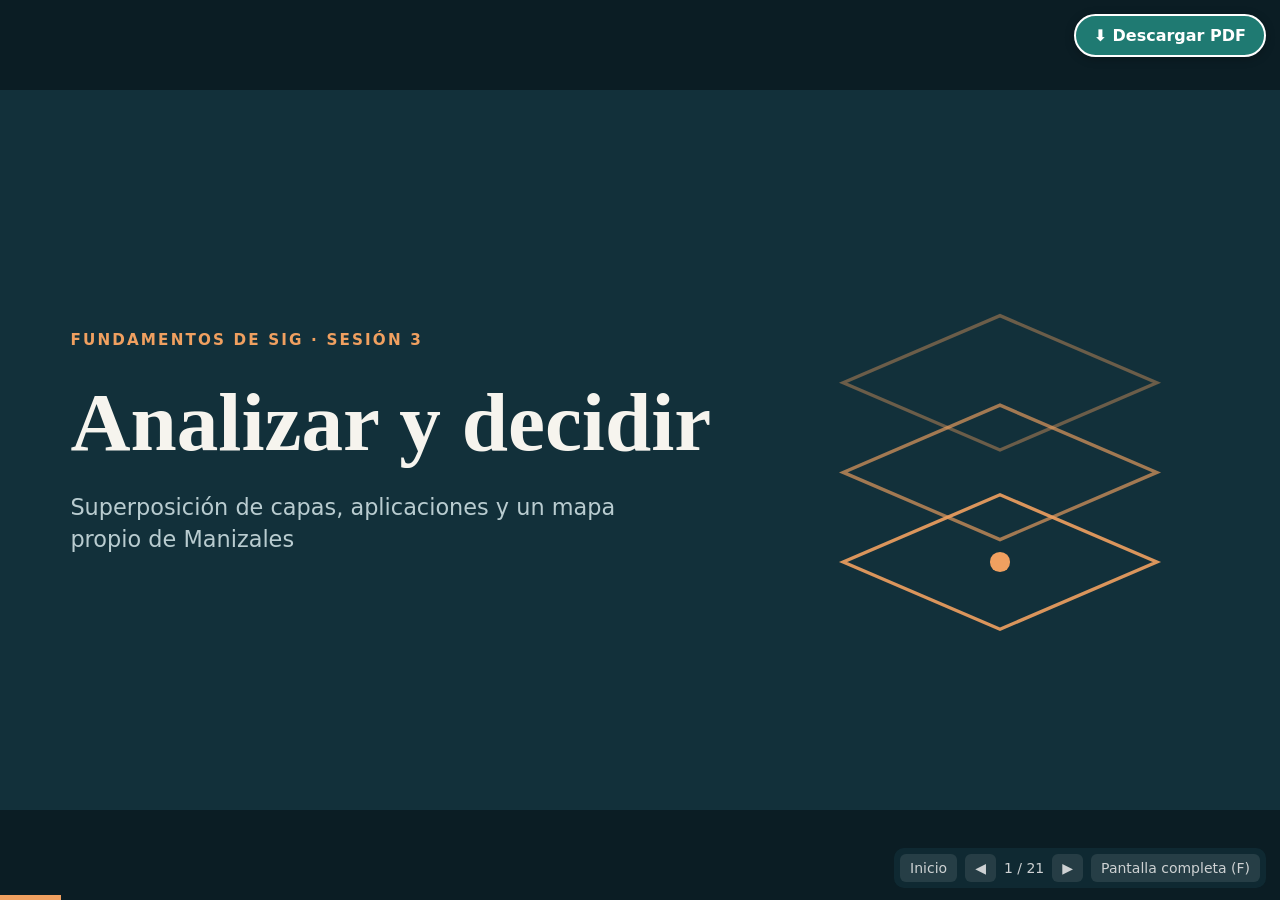
<file: presentaciones/sesion3.html>
<!doctype html>
<html lang="es">
<head>
<meta charset="utf-8">
<meta name="viewport" content="width=device-width, initial-scale=1">
<title>Sesión 3 · Fundamentos de SIG</title>
<link rel="stylesheet" href="diapositivas.css">
</head>
<body>
<div id="escenario"><div id="lienzo">

<!-- 1 -->
<section class="diapo oscura" style="justify-content:center">
  <svg style="position:absolute;right:70px;top:170px" width="560" height="560" viewBox="0 0 400 400" aria-hidden="true">
    <g fill="none" stroke="#f0a060" stroke-width="3">
      <path opacity=".9" d="M60 300 L200 360 L340 300 L200 240 Z"/>
      <path opacity=".65" d="M60 220 L200 280 L340 220 L200 160 Z"/>
      <path opacity=".4" d="M60 140 L200 200 L340 140 L200 80 Z"/>
    </g>
    <circle cx="200" cy="300" r="9" fill="#f0a060"/>
  </svg>
  <p class="ceja">Fundamentos de SIG · Sesión 3</p>
  <h1 style="max-width:820px">Analizar y decidir</h1>
  <p class="chica" style="font-size:28px;max-width:760px">Superposición de capas, aplicaciones y un mapa propio de Manizales</p>
</section>

<!-- 2 -->
<section class="diapo">
  <div class="cabeza"><p class="ceja">Agenda · 3 horas</p><h2>De los datos a una decisión</h2></div>
  <table class="t">
    <tr><th style="width:18%">Hora</th><th>Tema</th><th style="width:28%">Formato</th></tr>
    <tr><td>0:00</td><td>Repaso · superposición · consultas</td><td>Teoría y demostración</td></tr>
    <tr><td>0:35</td><td>Aplicaciones: salud y gestión del riesgo en Manizales</td><td>Teoría y demostración</td></tr>
    <tr class="marca"><td>1:00</td><td>Herramientas de análisis · ¿qué comuna tiene menos equipamientos?</td><td>Demostración</td></tr>
    <tr><td>1:35</td><td>Descanso</td><td></td></tr>
    <tr class="marca"><td>1:45</td><td>Vías por comuna · mapa de calor · simbología · un buen mapa</td><td>Demostración</td></tr>
    <tr><td>2:35</td><td>Tendencias, repaso general y cierre</td><td>Teoría</td></tr>
  </table>
</section>

<!-- 3 -->
<section class="diapo">
  <div class="cabeza"><p class="ceja">Repaso de la sesión 2</p><h2>Antes de analizar, ubicar bien</h2></div>
  <div class="rejilla2">
    <div class="tarjeta top"><h3>Datum</h3>MAGNA-SIRGAS es el marco de referencia de Colombia.</div>
    <div class="tarjeta top"><h3>Coordenadas</h3>En el SIG: X = longitud, Y = latitud. En Colombia la longitud es negativa.</div>
    <div class="tarjeta top"><h3>Proyección</h3>Conforme, equivalente o equidistante: ninguna conserva todo.</div>
    <div class="tarjeta top"><h3>Para medir</h3>Siempre en metros: reproyectar a <b>EPSG:9377</b>.</div>
  </div>
  <aside class="tip">Hoy todas las demostraciones empiezan igual: exportar las capas a EPSG:9377. Si lo olvida, las distancias y áreas salen en grados y no tienen sentido.</aside>
</section>

<!-- 4 -->
<section class="diapo">
  <div class="cabeza"><p class="ceja">Superposición de capas</p><h2>La respuesta casi nunca está en una sola capa</h2></div>
  <div class="fila centro">
    <svg width="520" height="470" viewBox="0 0 400 360" aria-label="Capas superpuestas">
      <g font-family="Segoe UI, Arial" font-size="17" fill="#12303a">
        <path d="M30 300 L170 340 L310 300 L170 260 Z" fill="#c99a6b" stroke="#12303a"/><text x="320" y="305">Pendientes</text>
        <path d="M30 230 L170 270 L310 230 L170 190 Z" fill="#a9cfc9" stroke="#12303a"/><text x="320" y="235">Ríos</text>
        <path d="M30 160 L170 200 L310 160 L170 120 Z" fill="#eadfc9" stroke="#12303a"/><text x="320" y="165">Vías</text>
        <path d="M30 90 L170 130 L310 90 L170 50 Z" fill="#f1e3d3" stroke="#a8531a" stroke-width="2"/><text x="320" y="95">Amenaza</text>
      </g>
    </svg>
    <div class="col f1">
      <p>Cada capa es un tema: relieve, agua, vías, amenazas, predios.</p>
      <p>Al <b>cruzarlas</b> (intersección, álgebra de mapas) aparece la respuesta.</p>
      <div class="destacado">Ejemplo de un POT: suelo apto para vivienda = pendiente menor al 15 % <b>y</b> fuera de la ronda del río <b>y</b> con acceso vial <b>y</b> sin amenaza alta.</div>
    </div>
  </div>
  <aside class="tip">Superponer capas es cruzarlas para encontrar los lugares que cumplen varias condiciones al mismo tiempo. Es la base del análisis multicriterio que usan los planes de ordenamiento.</aside>
</section>

<!-- 5 -->
<section class="diapo">
  <div class="cabeza"><p class="ceja">Consultas</p><h2>Preguntarle al mapa: por atributos o por ubicación</h2></div>
  <div class="rejilla2">
    <div class="tarjeta top"><h3>Por atributos (¿qué?)</h3>Se busca en la tabla con una condición.<br><br><code>"EQUIPAMIEN" = 'SALUD'</code><br><span class="chica">→ todos los equipamientos de salud</span></div>
    <div class="tarjeta verde"><h3>Por ubicación (¿dónde?)</h3>Se busca por la relación espacial con otra capa: <b>dentro de</b>, <b>toca</b>, <b>se cruza con</b>, <b>a menos de</b>.<br><span class="chica">→ los equipamientos que están dentro de una comuna</span></div>
  </div>
  <div class="destacado">Una consulta por ubicación es algo que una hoja de cálculo <b>no puede</b> hacer: es la gran ventaja del SIG.</div>
  <aside class="tip">En las expresiones de QGIS los nombres de campo van entre comillas dobles ("EQUIPAMIEN") y los textos entre comillas sencillas ('SALUD'). Se pueden combinar condiciones con AND y OR.</aside>
</section>

<!-- 6 -->
<section class="diapo practica">
  <div class="cabeza"><p class="ceja">Demostración en QGIS · en casa: ejercicio 14</p><h2>Equipamientos de salud en una comuna</h2></div>
  <ol class="pasos">
    <li>Cargar <code>comunas</code> y <code>equipamientos_colectivos</code> (datos_reales).</li>
    <li><b>Seleccionar objetos usando una expresión</b> (icono ε): <code>"EQUIPAMIEN" = 'SALUD'</code> → 54 equipamientos.</li>
    <li>Seleccionar una comuna con un clic (herramienta de selección).</li>
    <li><b>Vectorial › Herramientas de investigación › Seleccionar por localización</b>: equipamientos que <b>están dentro de</b> la comuna seleccionada.</li>
  </ol>
  <aside class="tip">Con «Seleccionar por localización» puede elegir crear una nueva selección, añadir a la actual o seleccionar dentro de la selección actual. Para combinar las dos consultas (salud y dentro de la comuna) use «seleccionar dentro de la selección actual».</aside>
</section>

<!-- 7 -->
<section class="diapo">
  <div class="cabeza"><p class="ceja">Unidad 3 · Aplicaciones</p><h2>Los SIG sirven en casi cualquier profesión</h2></div>
  <div class="rejilla3">
    <div class="tarjeta top"><h3>Salud · dengue</h3>La Habana y Medellín: casos ubicados por dirección. Se encontraron focos en Belén, Guayabal y Altavista.</div>
    <div class="tarjeta top"><h3>Emergencias · 11-S</h3>Nueva York, 11 de septiembre de 2001: zonas sin teléfono, cierres del metro, daños en redes.</div>
    <div class="tarjeta top"><h3>Seguridad</h3>Mapas de calor de delitos para planear el patrullaje.</div>
    <div class="tarjeta verde"><h3>Economía</h3>Dónde abrir un negocio: geomarketing.</div>
    <div class="tarjeta verde"><h3>Sociología</h3>Cartografía social y segregación urbana.</div>
    <div class="tarjeta verde"><h3>Patrimonio</h3>Estado de conservación de bienes culturales.</div>
  </div>
  <aside class="tip">Geocodificar es convertir direcciones en puntos del mapa. Es el primer paso para mapear casos de salud, delitos o clientes.</aside>
</section>

<!-- 8 -->
<section class="diapo">
  <div class="cabeza"><p class="ceja">Unidad 3 · SIG en la salud</p><h2>Caso de estudio: el dengue en el mapa</h2></div>
  <div style="display:grid;grid-template-columns:repeat(4,1fr);gap:18px">
    <div class="tarjeta top"><div class="num">1</div><h3>Geocodificar</h3>Cada caso del SIVIGILA se ubica por la dirección del paciente.</div>
    <div class="tarjeta top"><div class="num">2</div><h3>Mapa de puntos</h3>Se ve dónde están los casos, como hizo John Snow.</div>
    <div class="tarjeta top"><div class="num">3</div><h3>Superficie</h3>La interpolación (IDW) estima el riesgo entre los puntos.</div>
    <div class="tarjeta oscura-t"><div class="num" style="color:#f0a060">4</div><h3>Decisión</h3>Fumigación y prevención donde se concentran.</div>
  </div>
  <div class="destacado">En Medellín se encontraron focos en <b>Belén, Guayabal y Altavista</b>; en La Habana se definieron estratos de riesgo por manzanas.</div>
  <aside class="tip">Para saber si los casos están agrupados y no repartidos al azar se usa la autocorrelación espacial, que se mide con el índice I de Moran. IDW es una interpolación: estima valores entre puntos conocidos.</aside>
</section>

<!-- 9 -->
<section class="diapo practica">
  <div class="cabeza"><p class="ceja">Gestión del riesgo · demostración</p><h2>Manizales y el Nevado del Ruiz</h2></div>
  <div class="fila">
    <ol class="pasos f1">
      <li>Conexión <b>Servidores REST ArcGIS</b> del Servicio Geológico Colombiano: <code>https://srvags.sgc.gov.co/arcgis/rest/services</code></li>
      <li>Abrir la carpeta <b>Amenaza_Volcanica</b> y cargar la capa del volcán Nevado del Ruiz.</li>
      <li>Encima, cargar <code>perimetro_urbano</code> y <code>comunas</code> de Manizales.</li>
      <li>¿Qué zonas de amenaza tocan el municipio? Esto es <b>superposición de capas</b>.</li>
    </ol>
    <div class="tarjeta" style="width:440px"><h3>Otras amenazas en Manizales</h3>Deslizamientos (plano U-4 del POT), inundación en Chachafruto, avenidas torrenciales. Todas se analizan cruzando capas.</div>
  </div>
  <aside class="tip">El Servicio Geológico Colombiano publica mapas de amenaza volcánica, sísmica y por movimientos en masa. Los mapas de amenaza son insumo obligatorio de los planes de ordenamiento territorial.</aside>
</section>

<!-- 10 -->
<section class="diapo">
  <div class="cabeza"><p class="ceja">De dónde salen los datos</p><h2>Geoportales y QGIS</h2></div>
  <div class="rejilla2">
    <div class="tarjeta top"><h3>Geoportales</h3>Manizales, GeoMedellín, IDESC (Cali), Pereira, Colombia en Mapas (IGAC).<br><span class="chica">Mapas, descargas, servicios WMS y WFS, metadatos.</span></div>
    <div class="tarjeta verde"><h3>QGIS</h3>Libre, gratuito, en español y con una comunidad enorme.<br><span class="chica">Lo que aprenden aquí sirve igual en ArcGIS.</span></div>
  </div>
  <div class="destacado">Los datos de hoy son <b>reales</b>: comunas, barrios y equipamientos del POT de Manizales, descargados del servicio público de la Alcaldía.</div>
  <aside class="tip">En QGIS puede conectarse a servidores públicos sin descargar datos: en el Navegador, Servidores REST ArcGIS o WMS/WMTS › Nueva conexión.</aside>
</section>

<!-- 11 -->
<section class="diapo">
  <div class="cabeza"><p class="ceja">Herramientas de análisis</p><h2>Cuatro herramientas para empezar</h2></div>
  <div class="rejilla4">
    <div class="tarjeta top"><svg width="260" height="120" viewBox="0 0 334 160"><circle cx="167" cy="80" r="62" fill="#a9cfc9" stroke="#1f7a72" stroke-width="3" stroke-dasharray="10 6"/><circle cx="167" cy="80" r="10" fill="#a8531a"/></svg><h3>Área de influencia</h3><span class="chica">¿Qué queda a menos de 500 m?</span></div>
    <div class="tarjeta top"><svg width="260" height="120" viewBox="0 0 334 160"><path d="M40 25 L190 18 L200 128 L52 140 Z" fill="#f1e3d3" stroke="#a8531a" stroke-width="3"/><path d="M130 40 L290 32 L282 145 L140 136 Z" fill="#1f7a72" fill-opacity=".35" stroke="#1f7a72" stroke-width="3"/></svg><h3>Intersección</h3><span class="chica">¿Qué parte cae en zona de amenaza?</span></div>
    <div class="tarjeta top"><svg width="260" height="120" viewBox="0 0 334 160"><path d="M14 14 L118 14 L108 146 L14 146 Z" fill="#eadfc9" stroke="#3d4a50"/><path d="M118 14 L220 22 L212 146 L108 146 Z" fill="#c99a6b" stroke="#3d4a50"/><path d="M220 22 L320 14 L320 146 L212 146 Z" fill="#7a4320" stroke="#3d4a50"/><g fill="#fffdf8" stroke="#12303a" stroke-width="2"><circle cx="60" cy="80" r="6"/><circle cx="150" cy="50" r="6"/><circle cx="170" cy="100" r="6"/><circle cx="250" cy="50" r="6"/><circle cx="280" cy="90" r="6"/><circle cx="250" cy="120" r="6"/><circle cx="300" cy="125" r="6"/></g></svg><h3>Conteo por polígono</h3><span class="chica">¿Cuántos hay en cada comuna?</span></div>
    <div class="tarjeta top"><svg width="260" height="120" viewBox="0 0 334 160"><defs><radialGradient id="c"><stop offset="0" stop-color="#a8531a" stop-opacity=".95"/><stop offset=".5" stop-color="#e0a06a" stop-opacity=".6"/><stop offset="1" stop-color="#fffdf8" stop-opacity="0"/></radialGradient></defs><circle cx="110" cy="75" r="70" fill="url(#c)"/><circle cx="250" cy="70" r="50" fill="url(#c)"/></svg><h3>Mapa de calor</h3><span class="chica">¿Dónde se concentran?</span></div>
  </div>
  <div class="destacado">Antes de medir: todas las capas en <b>EPSG:9377</b> (metros). Un área de influencia de 500 sobre una capa en grados mide 500 <b>grados</b>.</div>
  <aside class="tip">Buffer = zona a una distancia fija. Intersección = lo común entre dos capas. Conteo = cuántos puntos caen en cada polígono. Mapa de calor = dónde se concentran los puntos. Mida siempre en metros (EPSG:9377).</aside>
</section>

<!-- 12 -->
<section class="diapo">
  <div class="cabeza"><p class="ceja">Más herramientas</p><h2>La caja de herramientas del analista</h2></div>
  <table class="t">
    <tr><th style="width:26%">Herramienta</th><th>Qué hace</th><th style="width:36%">Ejemplo en Manizales</th></tr>
    <tr><td><b>Centroides</b></td><td>Convierte cada polígono en su punto central</td><td>Equipamientos como puntos</td></tr>
    <tr><td><b>Recortar</b></td><td>Deja solo lo que cae dentro de otra capa</td><td>Vías dentro de una comuna</td></tr>
    <tr><td><b>Disolver</b></td><td>Une los objetos que comparten un atributo</td><td>Barrios → comunas</td></tr>
    <tr><td><b>Unir atributos por localización</b></td><td>Pasa los datos de una capa a otra según dónde están</td><td>A cada equipamiento, el nombre de su comuna</td></tr>
    <tr><td><b>Estadísticas por categorías</b></td><td>Suma o cuenta por grupos</td><td>Kilómetros de vías por comuna</td></tr>
  </table>
  <aside class="tip">Todas estas herramientas están en el menú Vectorial o en la Caja de herramientas de Procesos (Ctrl + Alt + T), donde se pueden buscar por nombre.</aside>
</section>

<!-- 13 -->
<section class="diapo practica">
  <div class="cabeza"><p class="ceja">Demostración en QGIS · en casa: ejercicio 10</p><h2>¿Qué comuna tiene menos equipamientos?</h2></div>
  <ol class="pasos">
    <li>Cargar <code>comunas</code> y <code>equipamientos_colectivos</code> (datos_reales) y exportarlas a <b>EPSG:9377</b>.</li>
    <li><b>Centroides</b> de los equipamientos (Vectorial › Herramientas de geometría).</li>
    <li><b>Contar puntos en polígono</b> con las comunas. Mapa <b>graduado</b> por el conteo.</li>
    <li><b>Buffer de 500 m</b> alrededor de los equipamientos: ¿qué zonas quedan fuera?</li>
    <li>Conclusión: ¿dónde convendría construir el próximo equipamiento?</li>
  </ol>
  <aside class="tip">Un centroide es el punto central de un polígono. Se usa para convertir polígonos en puntos y poder contarlos. Repita este análisis en el ejercicio 10.</aside>
</section>

<!-- 14 -->
<section class="diapo practica">
  <div class="cabeza"><p class="ceja">Demostración en QGIS · en casa: ejercicio 15</p><h2>¿Cuántos kilómetros de vías tiene cada comuna?</h2></div>
  <ol class="pasos">
    <li>Exportar <code>red_vial_arterial</code> y <code>comunas</code> a <b>EPSG:9377</b>.</li>
    <li><b>Vectorial › Geoproceso › Intersección</b>: vías × comunas. Cada tramo queda con su comuna.</li>
    <li>Calculadora de campos: nuevo campo <code>km</code> = <code>$length / 1000</code>.</li>
    <li><b>Procesos › Estadísticas por categorías</b>: campo <code>km</code>, categoría <code>NOMBRES_CO</code>.</li>
  </ol>
  <aside class="tip">$length mide la longitud de cada línea en las unidades del sistema de referencia: por eso la capa debe estar en metros (EPSG:9377). Dividir entre 1.000 la convierte a kilómetros.</aside>
</section>

<!-- 15 -->
<section class="diapo practica">
  <div class="cabeza"><p class="ceja">Demostración en QGIS · en casa: ejercicio 16</p><h2>Mapa de calor: ¿dónde se concentran los casos?</h2></div>
  <ol class="pasos">
    <li>Cargar <code>casos_ficticios</code> (datos_practica). Son datos inventados para practicar.</li>
    <li>Doble clic › <b>Simbología</b> › tipo <b>Mapa de calor</b>. Radio: 300 m.</li>
    <li>Probar radios de 100 m y 1.000 m: el resultado cambia mucho.</li>
    <li>Agregar el filtro <code>"fecha" &gt;= '2026-03-01' AND "fecha" &lt; '2026-04-01'</code>: el calor de marzo.</li>
  </ol>
  <aside class="tip">El radio decide qué tan «suave» se ve el calor: un radio pequeño muestra puntos aislados y uno grande una mancha general. Siempre hay que decir qué radio se usó. Para obtener un ráster de densidad, use Procesos › Mapa de calor (estimación de densidad de núcleo).</aside>
</section>

<!-- 16 -->
<section class="diapo">
  <div class="cabeza"><p class="ceja">Simbología</p><h2>El color también comunica</h2></div>
  <div class="rejilla3">
    <div class="tarjeta top"><h3>Categorizado</h3>Un color por categoría.<br><span class="chica">Tipo de equipamiento, nombre de comuna</span></div>
    <div class="tarjeta top"><h3>Graduado</h3>Colores de claro a oscuro según una cantidad.<br><span class="chica">Número de equipamientos, población</span></div>
    <div class="tarjeta top"><h3>Cortes de clase</h3>Cortes naturales, intervalos iguales o cuantiles: el mismo dato da mapas distintos.</div>
  </div>
  <div class="destacado">Regla: categorías → colores <b>distintos</b>; cantidades → <b>un solo color</b> de claro a oscuro. Más de 5 o 7 clases ya no se distinguen.</div>
  <aside class="tip">Un mapa puede engañar sin mentir: cambiando los cortes de clase o los colores, la misma información parece más grave o más leve. Diga siempre cómo se clasificaron los datos y evite el rojo y el verde juntos (las personas daltónicas no los distinguen).</aside>
</section>

<!-- 17 -->
<section class="diapo practica">
  <div class="cabeza"><p class="ceja">Demostración en QGIS · en casa: ejercicio 11</p><h2>Un buen mapa se lee sin explicaciones</h2></div>
  <div class="fila">
    <div class="col f1">
      <p><b>Proyecto › Nuevo diseño de impresión</b> y agregar:</p>
      <div class="rejilla2" style="gap:14px 24px;font-size:29px">
        <span>✔ Título: qué, dónde, cuándo</span><span>✔ Leyenda</span>
        <span>✔ Escala gráfica</span><span>✔ Flecha de norte</span>
        <span>✔ Sistema de referencia</span><span>✔ Fuente de los datos</span>
        <span>✔ Autores y fecha</span><span>✔ Exportar a PDF</span>
      </div>
    </div>
    <div class="tarjeta" style="width:460px"><h3>Fuente</h3>«Datos: Alcaldía de Manizales. Mapa base: © colaboradores de OpenStreetMap».</div>
  </div>
  <aside class="tip">Un buen mapa tiene título, leyenda, escala gráfica, norte, sistema de referencia, fuente, autor y fecha. Practíquelo en el ejercicio 11.</aside>
</section>

<!-- 18 -->
<section class="diapo">
  <div class="cabeza"><p class="ceja">Unidad 3 · Hacia dónde van los SIG</p><h2>Tendencias</h2></div>
  <div class="rejilla3">
    <div class="tarjeta top"><h3>En la nube</h3>Datos y análisis en servidores, sin instalar nada.</div>
    <div class="tarjeta top"><h3>3D y tiempo</h3>Modelos de ciudad en 3D que cambian en el tiempo (4D).</div>
    <div class="tarjeta top"><h3>Gemelos digitales</h3>Una copia digital de la ciudad que se actualiza con sensores.</div>
    <div class="tarjeta verde"><h3>Realidad virtual y aumentada</h3>Recorrer el territorio y ver capas sobre el mundo real.</div>
    <div class="tarjeta verde"><h3>Inteligencia artificial</h3>Reconocer edificios y vías en imágenes de satélite.</div>
    <div class="tarjeta verde"><h3>Ciudadanos como sensores</h3>Cada celular con GPS aporta datos (OpenStreetMap).</div>
  </div>
  <aside class="tip">El módulo resume los retos de los SIG en pasar del «qué» y el «dónde» al «por qué» y el «cómo»: integrar modelos de análisis, representar procesos en el tiempo y mejorar la interacción con las personas (Lü et al., 2019).</aside>
</section>

<!-- 19 -->
<section class="diapo oscura">
  <div class="cabeza"><p class="ceja">Repaso general</p><h2>Las ideas que más preguntan los cuestionarios</h2></div>
  <div class="rejilla2" style="font-size:25px">
    <ul>
      <li>Dato espacial = incluye la ubicación.</li>
      <li>Continuo = se puede promediar.</li>
      <li>Línea = 2 o más vértices conectados.</li>
      <li>Fila de la tabla = un objeto, no un vértice.</li>
      <li>Escala grande → polígonos; pequeña → puntos y líneas.</li>
      <li>Ráster: celdas iguales con valor; mosaic dataset.</li>
    </ul>
    <ul>
      <li>Colombia: MAGNA-SIRGAS.</li>
      <li>Red de meridianos y paralelos al plano = proyección.</li>
      <li>Equivalente conserva la superficie.</li>
      <li>UTM en metros.</li>
      <li>1:2.500 = gran escala.</li>
      <li>Componentes: espacial, temático, temporal.</li>
    </ul>
  </div>
  <aside class="tip">Si le quedaron dudas, la página del curso tiene las tres presentaciones con sus tips y 16 ejercicios para practicar en QGIS.</aside>
</section>

<!-- 20 -->
<section class="diapo">
  <div class="cabeza"><p class="ceja">Resumen del curso</p><h2>Tres sesiones, tres ideas</h2></div>
  <div class="rejilla3">
    <div class="tarjeta top"><div class="num">1</div><h3>Representar</h3>Discreto o continuo; punto, línea, polígono o ráster, según la escala.</div>
    <div class="tarjeta top"><div class="num">2</div><h3>Ubicar</h3>Datum, coordenadas y proyección. En Colombia: MAGNA-SIRGAS y EPSG:9377.</div>
    <div class="tarjeta top"><div class="num">3</div><h3>Analizar</h3>Cruzar capas para responder una pregunta con un «dónde».</div>
  </div>
  <div class="destacado">Para practicar en casa: ejercicios 10 y 11 de la página del curso, con los datos reales de Manizales.</div>
  <aside class="tip">Las tres ideas del curso: representar (vector o ráster según la escala), ubicar (datum, coordenadas y proyección) y analizar (cruzar capas).</aside>
</section>

<!-- 21 -->
<section class="diapo oscura" style="justify-content:center">
  <p class="ceja">Cierre</p>
  <h1 style="max-width:1100px">Casi toda pregunta importante tiene un «dónde»</h1>
  <p class="chica" style="font-size:28px">Ahora ya saben cómo responderla. Gracias.</p>
  <aside class="tip">Para seguir aprendiendo: el libro gratuito «Sistemas de Información Geográfica», de Víctor Olaya, y la documentación oficial de QGIS en docs.qgis.org.</aside>
</section>

</div></div>
<div id="barra"></div>
<div id="controles"><a href="../index.html">Inicio</a><button id="ant">◀</button><span id="contador"></span><button id="sig">▶</button><button id="btn-full">Pantalla completa (F)</button></div>
<button id="btn-pdf" title="En la ventana que se abre elija «Guardar como PDF» (tecla P)">⬇ Descargar PDF</button>
<button id="btn-tip" class="oculto" title="Más teoría (tecla T)">💡 Tip</button>
<div id="panel-tip"></div>
<script src="diapositivas.js"></script>
</body>
</html>
</file>
<file: css/estilo.css>
:root {
  --oscuro: #12303a;
  --claro: #f6f4ee;
  --papel: #fffdf8;
  --texto: #2f3b40;
  --suave: #5e676c;
  --borde: #ddd6c8;
  --acento: #a8531a;
  --verde: #1f7a72;
  --error: #b42318;
  --ok: #1f7a4a;
  --serif: Georgia, "Times New Roman", serif;
  --sans: "Segoe UI", system-ui, -apple-system, Roboto, Arial, sans-serif;
}
* { box-sizing: border-box; }
body { margin: 0; background: var(--claro); color: var(--texto); font: 17px/1.55 var(--sans); }
a { color: var(--verde); }
.encabezado { background: var(--oscuro); color: var(--claro); padding: 28px 16px; }
.encabezado .contenedor { display: flex; flex-wrap: wrap; justify-content: space-between; gap: 12px; align-items: end; }
.encabezado p { margin: 0; color: #f0a060; font-size: 13px; letter-spacing: .12em; text-transform: uppercase; font-weight: 600; }
.encabezado h1 { margin: 4px 0 0; font: 600 34px/1.15 var(--serif); }
.encabezado .sub { color: #b9ccd0; font-size: 15px; }
.contenedor { max-width: 1040px; margin: 0 auto; padding: 0 16px; }
main { padding: 32px 0 64px; }
h2 { font: 600 26px/1.2 var(--serif); color: var(--oscuro); margin: 36px 0 14px; }
h3 { margin: 0 0 6px; font-size: 18px; color: var(--oscuro); }
.rejilla { display: grid; grid-template-columns: repeat(auto-fit, minmax(240px, 1fr)); gap: 16px; }
.tarjeta { background: var(--papel); border: 1px solid var(--borde); border-radius: 12px; padding: 20px; }
.tarjeta .num { font: 600 34px/1 var(--serif); color: var(--acento); }
.tarjeta p { margin: 6px 0 12px; color: var(--suave); font-size: 15px; }
.boton { display: inline-block; border: 0; border-radius: 8px; padding: 10px 18px; font: 600 15px var(--sans); cursor: pointer; text-decoration: none; background: var(--oscuro); color: var(--claro); }
.boton:hover { filter: brightness(1.15); }
.boton.secundario { background: transparent; color: var(--oscuro); border: 1.5px solid var(--oscuro); }
.boton.verde { background: var(--verde); }
.boton.peligro { background: transparent; color: var(--error); border: 1.5px solid var(--error); padding: 4px 10px; font-size: 13px; }
.boton:disabled { background: #c9c4b8; color: #6b6b6b; cursor: not-allowed; filter: none; border-color: #c9c4b8; }
form.ingreso { display: grid; grid-template-columns: 1fr 1fr auto; gap: 12px; align-items: end; }
label { display: block; font-weight: 600; font-size: 14px; margin-bottom: 4px; color: var(--oscuro); }
input[type=text], input[type=password] { width: 100%; padding: 10px 12px; font: 16px var(--sans); border: 1.5px solid var(--borde); border-radius: 8px; background: #fff; }
input:focus { outline: 2px solid var(--verde); border-color: transparent; }
.aviso { padding: 12px 16px; border-radius: 8px; margin: 12px 0; font-size: 15px; }
.aviso.error { background: #fdecea; color: var(--error); }
.aviso.info { background: #e6eceA; color: var(--oscuro); }
.aviso.ok { background: #e7f4ec; color: var(--ok); }
.oculto { display: none !important; }
.estado { font-size: 14px; color: var(--suave); margin: 4px 0 12px; }
.pill { display: inline-block; padding: 2px 10px; border-radius: 99px; font-size: 13px; font-weight: 600; background: #e6ecea; color: var(--oscuro); }
.pill.cerrado { background: #f1e3d3; color: var(--acento); }
.pregunta { background: var(--papel); border: 1px solid var(--borde); border-radius: 12px; padding: 20px; margin: 0 0 16px; }
.pregunta .n { color: var(--acento); font-weight: 700; font-size: 14px; letter-spacing: .05em; }
.pregunta .enunciado { margin: 4px 0 12px; font-weight: 600; color: var(--oscuro); }
.opcion { display: flex; gap: 10px; align-items: flex-start; padding: 10px 12px; border: 1.5px solid var(--borde); border-radius: 8px; margin: 6px 0; cursor: pointer; background: #fff; }
.opcion:hover { border-color: var(--verde); }
.opcion input { margin-top: 4px; accent-color: var(--verde); }
.emparejar { width: 100%; border-collapse: collapse; }
.emparejar td { padding: 8px 6px; border-bottom: 1px solid var(--borde); }
.emparejar select { font: 15px var(--sans); padding: 6px 8px; border-radius: 6px; border: 1.5px solid var(--borde); }
.resultado .nota { font: 600 64px/1 var(--serif); color: var(--oscuro); }
.lista-resultado { list-style: none; padding: 0; }
.lista-resultado li { padding: 10px 12px; border-bottom: 1px solid var(--borde); display: flex; gap: 10px; }
.lista-resultado .marca { font-weight: 700; min-width: 86px; }
.marca.bien { color: var(--ok); }
.marca.mal { color: var(--error); }
.marca.parcial { color: var(--acento); }
table.datos { width: 100%; border-collapse: collapse; font-size: 14px; background: var(--papel); }
table.datos th, table.datos td { text-align: left; padding: 8px 10px; border-bottom: 1px solid var(--borde); }
table.datos th { background: #ece7dc; color: var(--oscuro); }
.barra { height: 10px; border-radius: 6px; background: #e6ecea; overflow: hidden; min-width: 120px; }
.barra span { display: block; height: 100%; background: var(--verde); }
.barra.baja span { background: var(--acento); }
.fila-acciones { display: flex; flex-wrap: wrap; gap: 10px; align-items: center; margin: 12px 0; }
.tabla-scroll { overflow-x: auto; }
.ejercicio { background: var(--papel); border: 1px solid var(--borde); border-radius: 12px; padding: 22px 24px; margin: 0 0 18px; }
.ejercicio h3 { font-size: 21px; margin: 10px 0 8px; }
.ejercicio ol, .ejercicio ul { padding-left: 22px; }
.ejercicio li { margin: 6px 0; }
.ejercicio code { background: #ece7dc; border-radius: 5px; padding: 1px 6px; font-size: 14px; word-break: break-word; }
.ejercicio select { font: 15px var(--sans); padding: 6px 8px; border-radius: 6px; border: 1.5px solid var(--borde); }
details { margin: 12px 0 0; border-top: 1px dashed var(--borde); padding-top: 10px; }
summary { cursor: pointer; font-weight: 600; color: var(--verde); }
details p { margin: 8px 0 0; }
footer { color: var(--suave); font-size: 13px; text-align: center; padding: 24px 16px 40px; }
@media (max-width: 640px) {
  form.ingreso { grid-template-columns: 1fr; }
  .encabezado h1 { font-size: 26px; }
}
</file>
<file: presentaciones/diapositivas.css>
﻿:root {
  --oscuro: #12303a;
  --claro: #f6f4ee;
  --papel: #fffdf8;
  --texto: #34434a;
  --suave: #5e676c;
  --borde: #ddd6c8;
  --acento: #a8531a;
  --acento-claro: #f0a060;
  --verde: #1f7a72;
  --verde-claro: #e6ecea;
  --serif: Georgia, "Times New Roman", serif;
  --sans: "Segoe UI", system-ui, -apple-system, Roboto, Arial, sans-serif;
}
* { box-sizing: border-box; }
html, body { margin: 0; height: 100%; background: #0b1d24; overflow: hidden; font-family: var(--sans); }
#escenario { position: absolute; inset: 0; display: flex; align-items: center; justify-content: center; }
#lienzo { width: 1600px; height: 900px; position: relative; transform-origin: center center; flex: none; }
.diapo { position: absolute; inset: 0; padding: 72px 88px 90px; background: var(--claro); color: var(--texto); display: none; flex-direction: column; gap: 34px; font-size: 31px; line-height: 1.45; overflow: hidden; }
.diapo.activa { display: flex; }
.diapo.oscura { background: var(--oscuro); color: var(--claro); }
.diapo.acento { background: var(--acento); color: #fbf6ee; }
.diapo.practica { background: var(--verde-claro); }
.diapo aside.notas { display: none; }

.ceja { font-size: 19px; font-weight: 700; letter-spacing: .14em; text-transform: uppercase; color: var(--acento); margin: 0; }
.oscura .ceja { color: var(--acento-claro); }
.acento .ceja { color: #fbf6ee; }
.practica .ceja { color: #1f6e67; }
h1 { font: 600 104px/1.03 var(--serif); margin: 0; color: var(--claro); }
h2 { font: 600 60px/1.12 var(--serif); margin: 0; color: var(--oscuro); }
.oscura h2, .acento h2 { color: inherit; }
h3 { font-size: 32px; margin: 0 0 8px; color: var(--oscuro); }
.oscura h3 { color: var(--acento-claro); }
p { margin: 0; }
.cabeza { display: flex; flex-direction: column; gap: 10px; }
.pie { position: absolute; left: 88px; right: 88px; bottom: 34px; font-size: 18px; color: var(--suave); display: flex; justify-content: space-between; }
.oscura .pie, .acento .pie { color: rgba(255,255,255,.7); }
.chica { font-size: 25px; color: var(--suave); }
.oscura .chica { color: #b9ccd0; }

.fila { display: flex; gap: 28px; }
.col { display: flex; flex-direction: column; gap: 18px; }
.f1 { flex: 1; }
.centro { align-items: center; }
.rejilla2 { display: grid; grid-template-columns: 1fr 1fr; gap: 22px; }
.rejilla3 { display: grid; grid-template-columns: repeat(3, 1fr); gap: 22px; }
.rejilla4 { display: grid; grid-template-columns: repeat(4, 1fr); gap: 20px; }
.tarjeta { background: var(--papel); border: 1px solid var(--borde); border-radius: 14px; padding: 28px 30px; display: block; font-size: 27px; }
.tarjeta > svg { display: block; margin: 0 auto 10px; }
.tarjeta > .num { margin-bottom: 8px; }
.tarjeta.top { border-top: 6px solid var(--acento); }
.tarjeta.verde { border-top: 6px solid var(--verde); }
.tarjeta.oscura-t { background: var(--oscuro); color: var(--claro); border: 0; }
.tarjeta.oscura-t h3 { color: var(--acento-claro); }
.num { font: 600 52px/1 var(--serif); color: var(--acento); }
.destacado { background: var(--oscuro); color: var(--claro); border-radius: 12px; padding: 24px 32px; font-size: 29px; }
.destacado b { color: var(--acento-claro); }
.nota-lateral { border-left: 6px solid var(--verde); padding: 4px 0 4px 24px; }
.examen { display: inline-block; background: #f1e3d3; color: var(--acento); font-size: 20px; font-weight: 700; border-radius: 99px; padding: 4px 14px; letter-spacing: .03em; }
.oscura .examen { background: rgba(240,160,96,.18); color: var(--acento-claro); }
.etiqueta { display: inline-block; background: var(--verde); color: #fff; font-size: 18px; font-weight: 700; border-radius: 99px; padding: 4px 14px; letter-spacing: .06em; }

ul, ol { margin: 0; padding-left: 1.2em; }
li { margin: 6px 0; }
ol.pasos { counter-reset: paso; list-style: none; padding: 0; }
ol.pasos li { counter-increment: paso; position: relative; padding-left: 64px; margin: 22px 0; font-size: 33px; }
ol.pasos li::before { content: counter(paso); position: absolute; left: 0; top: -2px; width: 42px; height: 42px; border-radius: 50%; background: var(--verde); color: #fff; font-weight: 700; display: flex; align-items: center; justify-content: center; font-size: 22px; }
code { background: rgba(18,48,58,.08); border-radius: 6px; padding: 1px 8px; font-size: .9em; font-family: Consolas, "Courier New", monospace; }
.oscura code { background: rgba(255,255,255,.12); }

table.t { border-collapse: collapse; width: 100%; font-size: 27px; background: var(--papel); }
table.t th, table.t td { text-align: left; padding: 12px 16px; border-bottom: 1px solid var(--borde); vertical-align: top; }
table.t th { background: #ece7dc; color: var(--oscuro); }
table.t tr.marca { background: #f1e3d3; }

.linea-tiempo { display: grid; grid-template-columns: repeat(6, 1fr); gap: 48px 22px; }
.hito { border-top: 4px solid var(--acento); padding-top: 14px; font-size: 24px; }
.hito.b { border-color: var(--verde); }
.hito .anio { font: 600 44px/1 var(--serif); color: var(--acento); }
.hito.b .anio { color: var(--verde); }
.hito b { display: block; color: var(--oscuro); margin: 6px 0 2px; }

/* controles */
#barra { position: fixed; left: 0; bottom: 0; height: 5px; background: var(--acento-claro); transition: width .2s; z-index: 5; }
#controles { position: fixed; right: 14px; bottom: 12px; display: flex; gap: 8px; align-items: center; z-index: 6; font: 14px var(--sans); color: #fff; background: rgba(18,48,58,.88); padding: 6px; border-radius: 10px; opacity: .8; transition: opacity .2s; }
#controles:hover { opacity: 1; }
#controles button, #controles a { background: rgba(255,255,255,.12); color: #fff; border: 0; border-radius: 6px; padding: 6px 10px; cursor: pointer; font: 14px var(--sans); text-decoration: none; }
.diapo aside.tip { display: none; }
#btn-tip { position: fixed; left: 14px; bottom: 14px; z-index: 8; border: 0; border-radius: 99px; padding: 10px 18px 10px 14px; background: #f6c945; color: #12303a; font: 700 16px var(--sans); cursor: pointer; box-shadow: 0 2px 10px rgba(0,0,0,.25); animation: brillo 2.4s ease-in-out infinite; }
#btn-tip:hover { filter: brightness(1.06); }
#btn-tip.oculto { display: none; }
@keyframes brillo { 0%, 100% { box-shadow: 0 0 0 0 rgba(246,201,69,.55); } 50% { box-shadow: 0 0 0 10px rgba(246,201,69,0); } }
#panel-tip { position: fixed; left: 0; right: 0; bottom: 0; max-height: 40vh; overflow: auto; background: #fff8dc; color: #2f3b40; font: 18px/1.55 var(--sans); padding: 16px 64px 22px 22px; border-top: 5px solid #f6c945; z-index: 9; display: none; }
#panel-tip.visible { display: block; }
#panel-tip b { color: #8a6100; font-size: 19px; }
#panel-tip p { margin: 6px 0 0; max-width: 1100px; }
#cerrar-tip { position: absolute; right: 16px; top: 12px; border: 0; background: transparent; font: 22px var(--sans); cursor: pointer; color: #5e676c; }
#btn-pdf { position: fixed; top: 14px; right: 14px; z-index: 8; border: 2px solid #fff; border-radius: 99px; padding: 10px 18px; background: var(--verde); color: #fff; font: 700 16px var(--sans); cursor: pointer; box-shadow: 0 2px 10px rgba(0,0,0,.25); }
#btn-pdf:hover { filter: brightness(1.06); }
.diapo.hoja-tip { background: #fff8dc; border-top: 14px solid #f6c945; }
.diapo.hoja-tip .ceja { color: #8a6100; }

/* PDF: el botón «Descargar PDF» abre la impresión; una diapositiva por hoja de 1600 × 900, con su tip en la hoja siguiente */
@media screen { .diapo.hoja-tip { display: none !important; } }
@media print {
  @page { size: 1600px 900px; margin: 0; }
  * { -webkit-print-color-adjust: exact; print-color-adjust: exact; }
  html, body { height: auto; overflow: visible; background: #fff; }
  #escenario { position: static; display: block; }
  #lienzo { transform: none !important; height: auto; }
  .diapo, .diapo.activa { display: flex; position: relative; width: 1600px; height: 900px; break-after: page; page-break-after: always; }
  .diapo:last-child { break-after: auto; page-break-after: auto; }
  #barra, #controles, #btn-tip, #btn-pdf, #panel-tip { display: none !important; }
}
</file>
